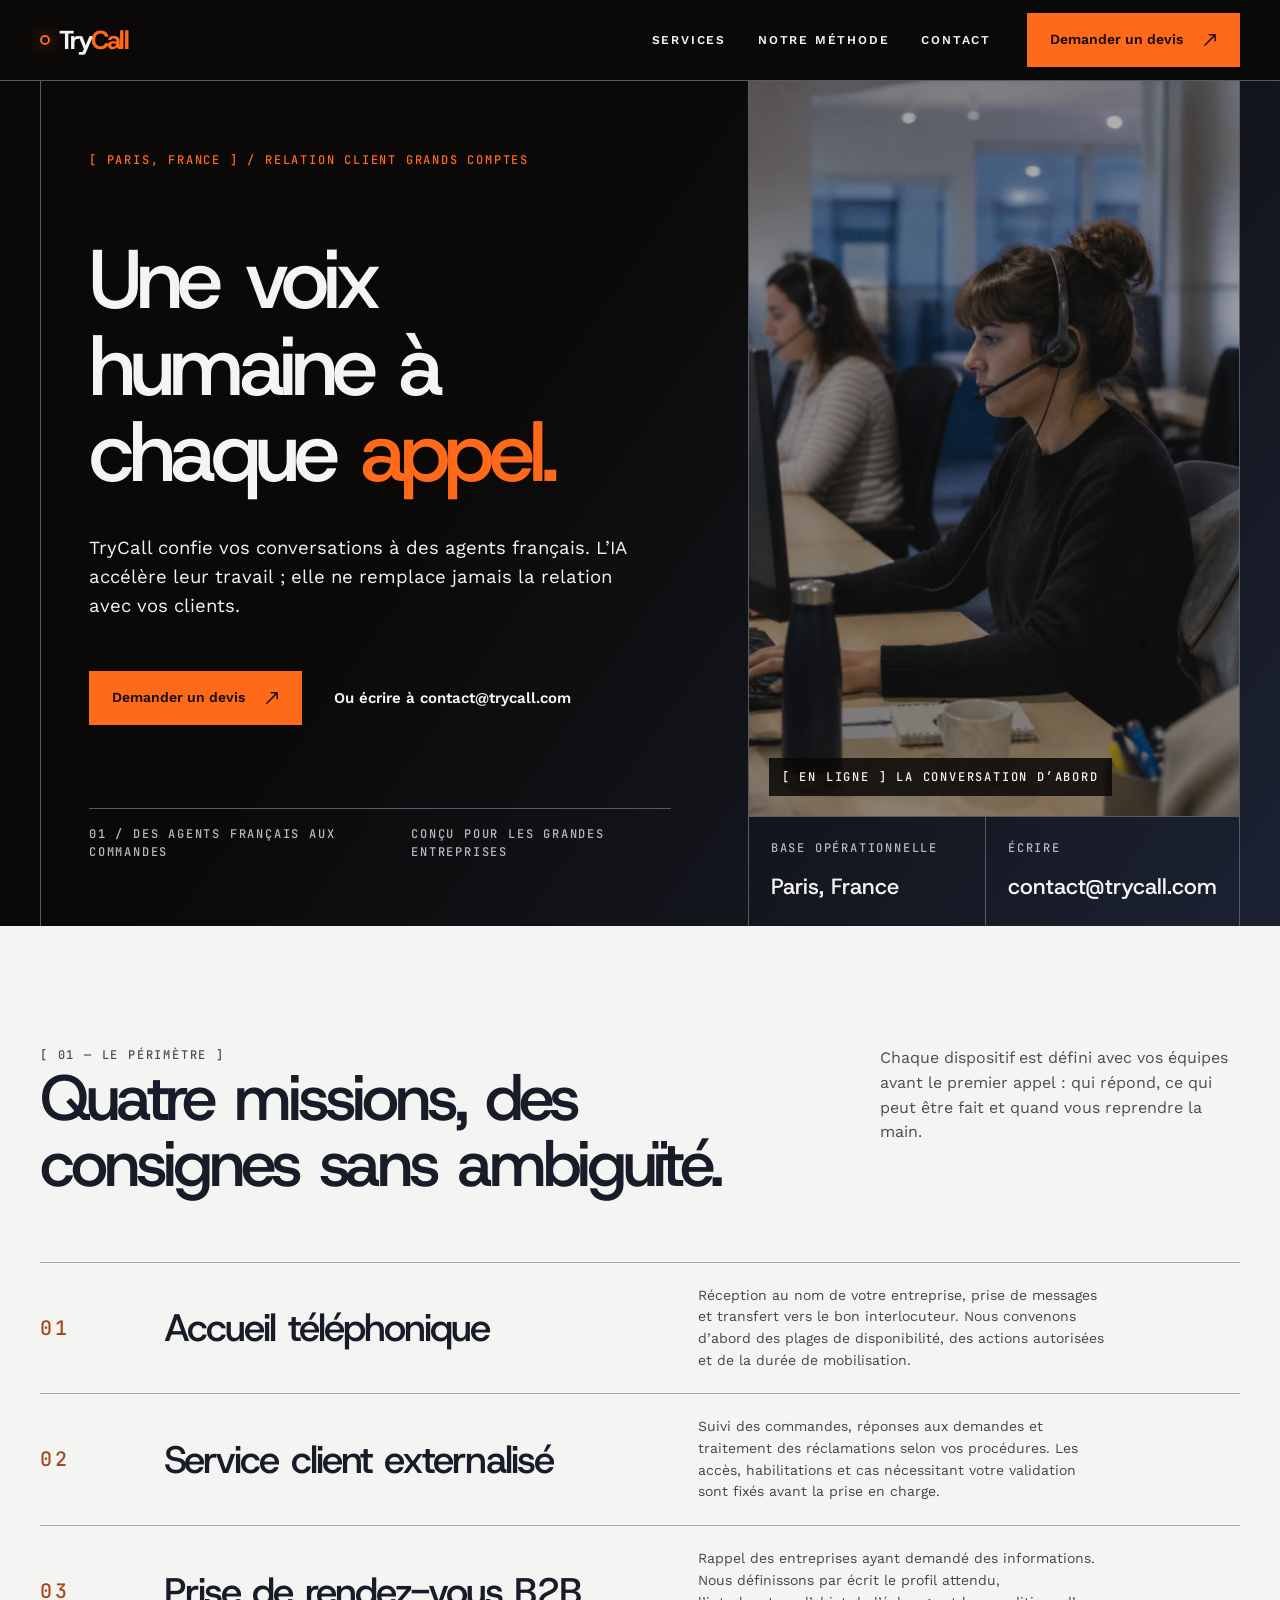
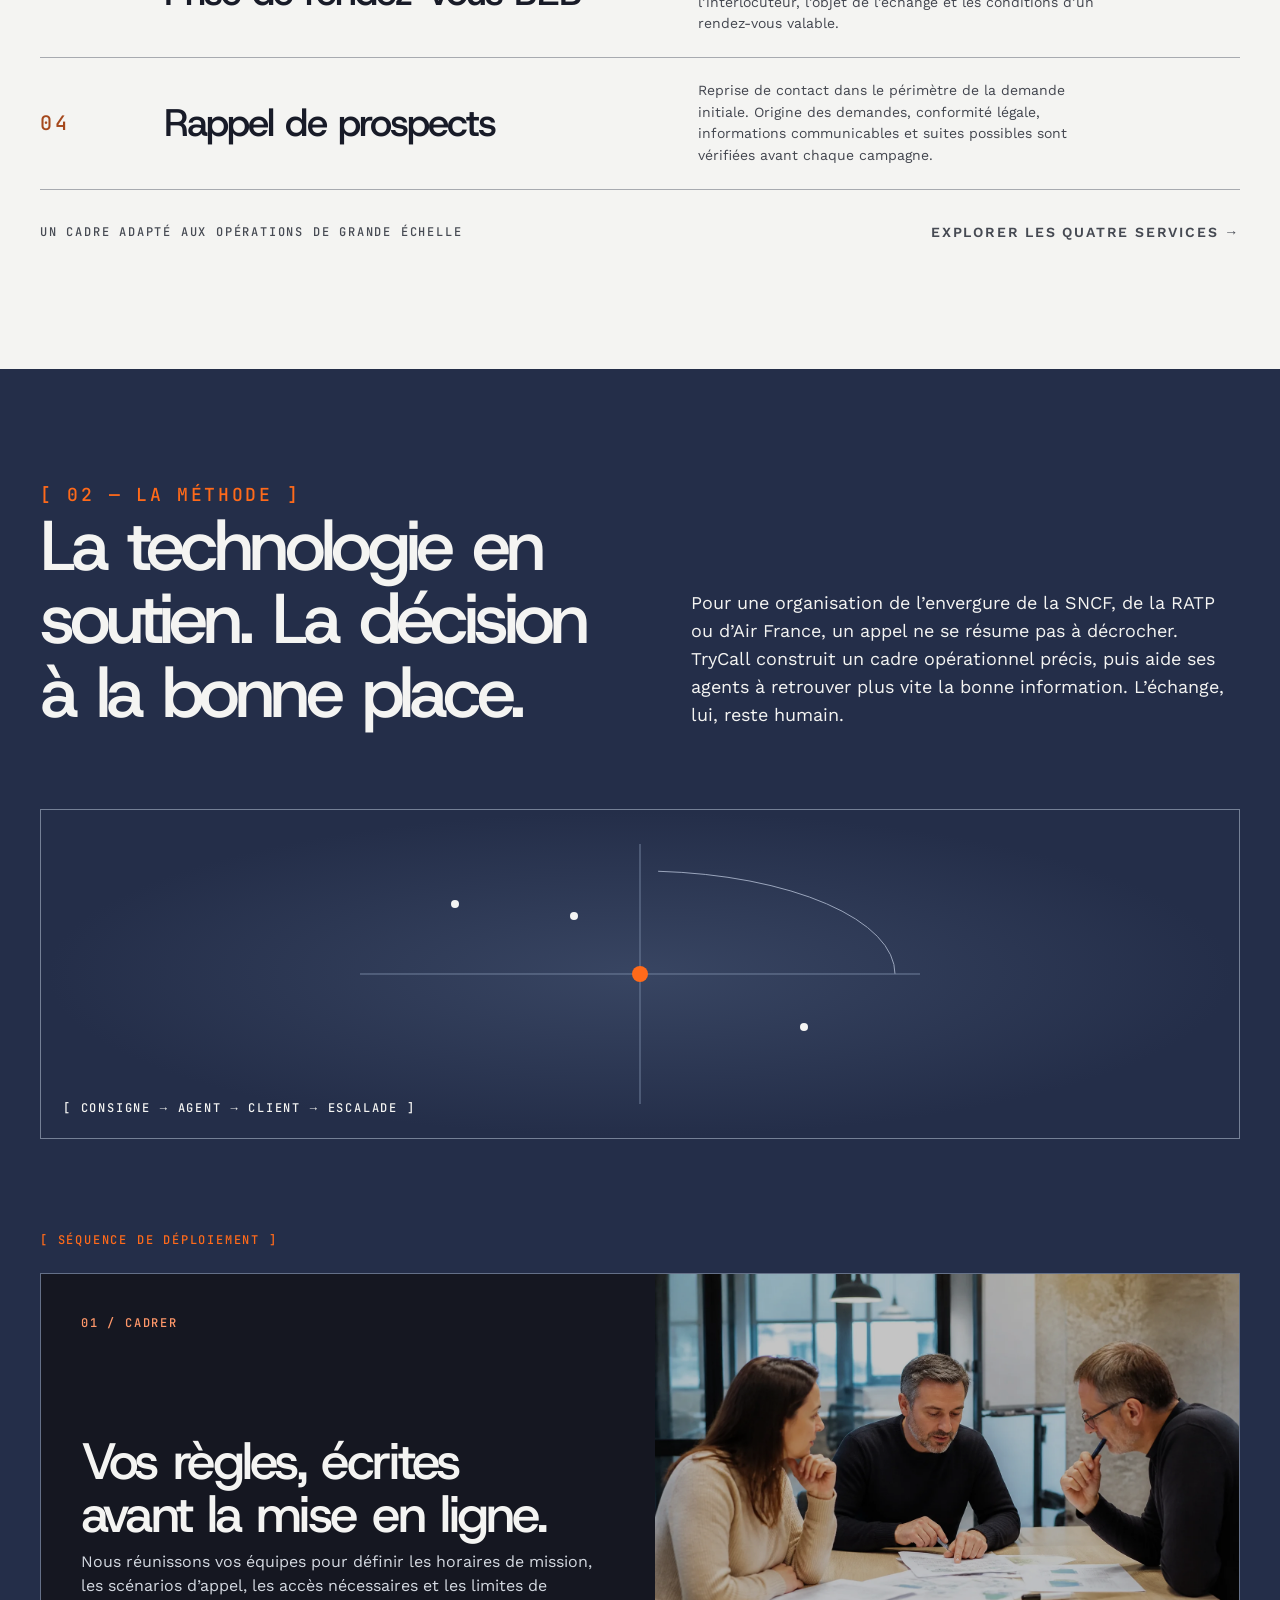
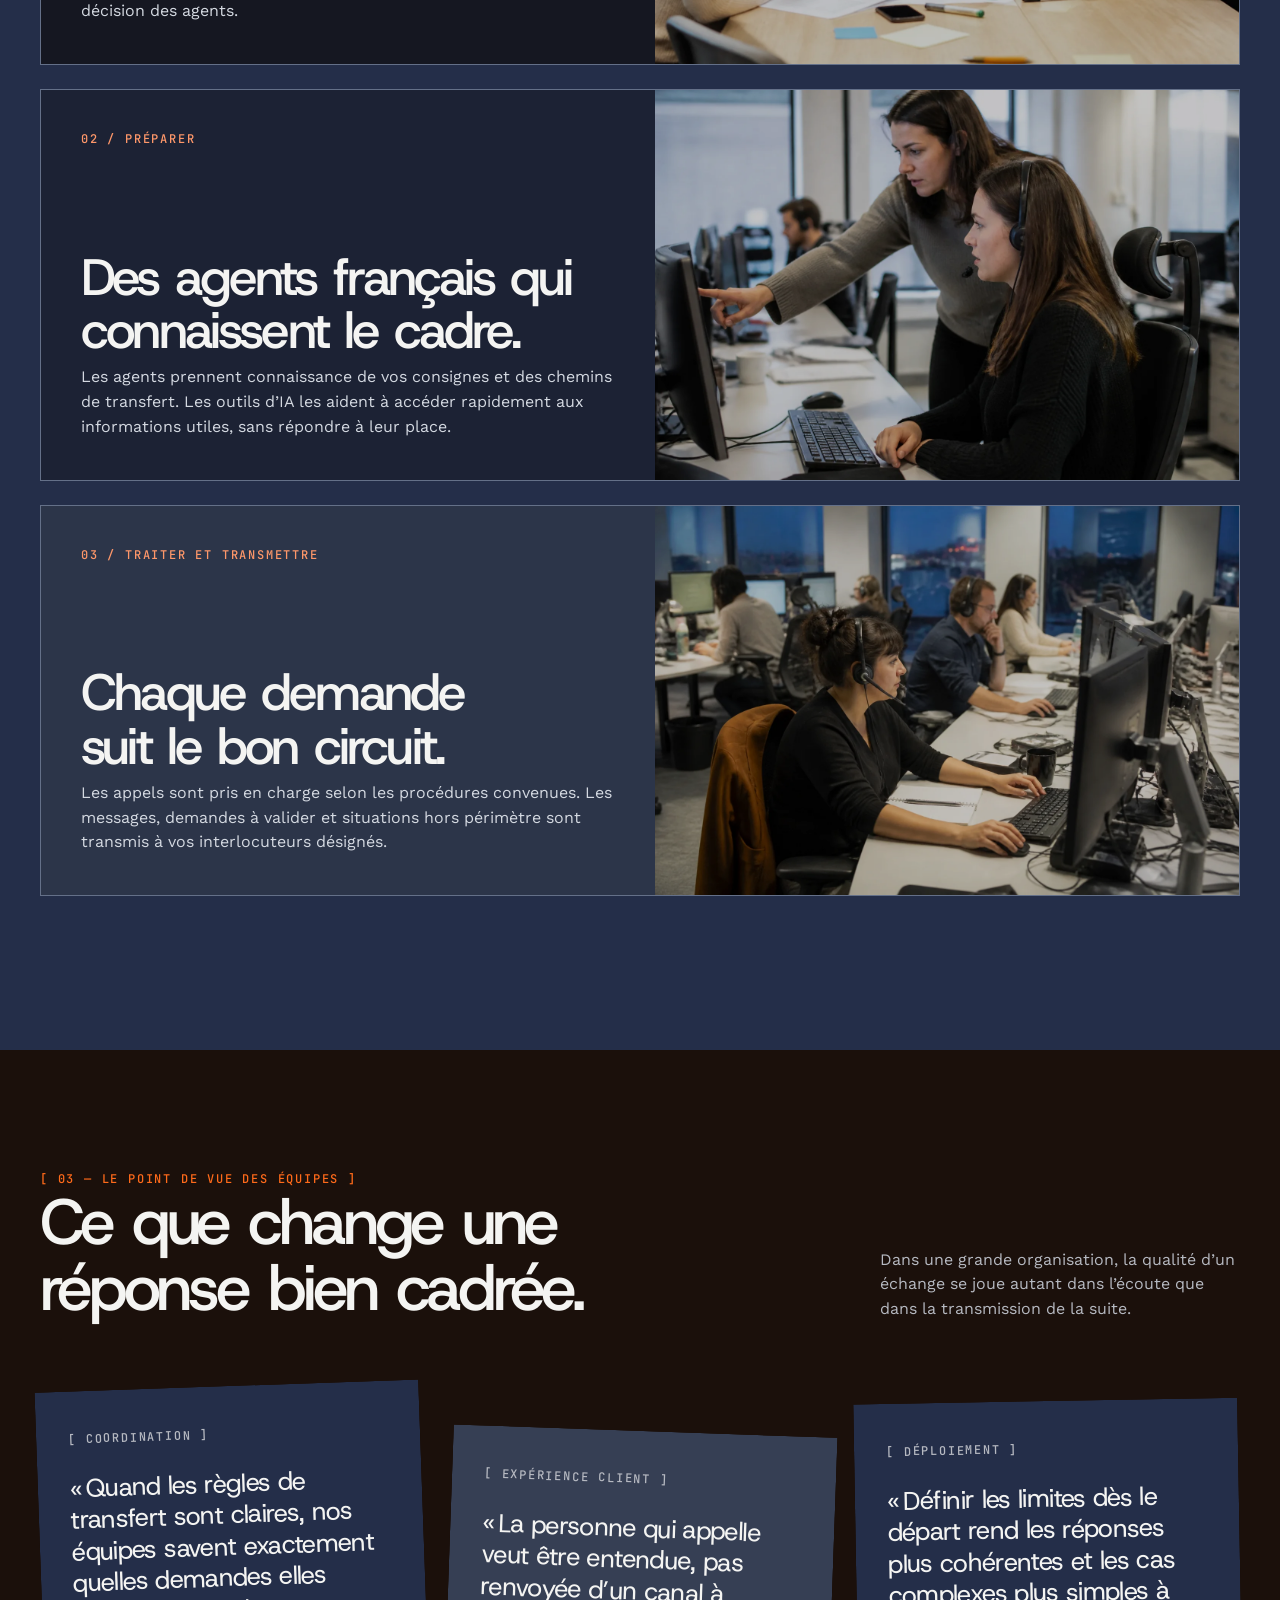
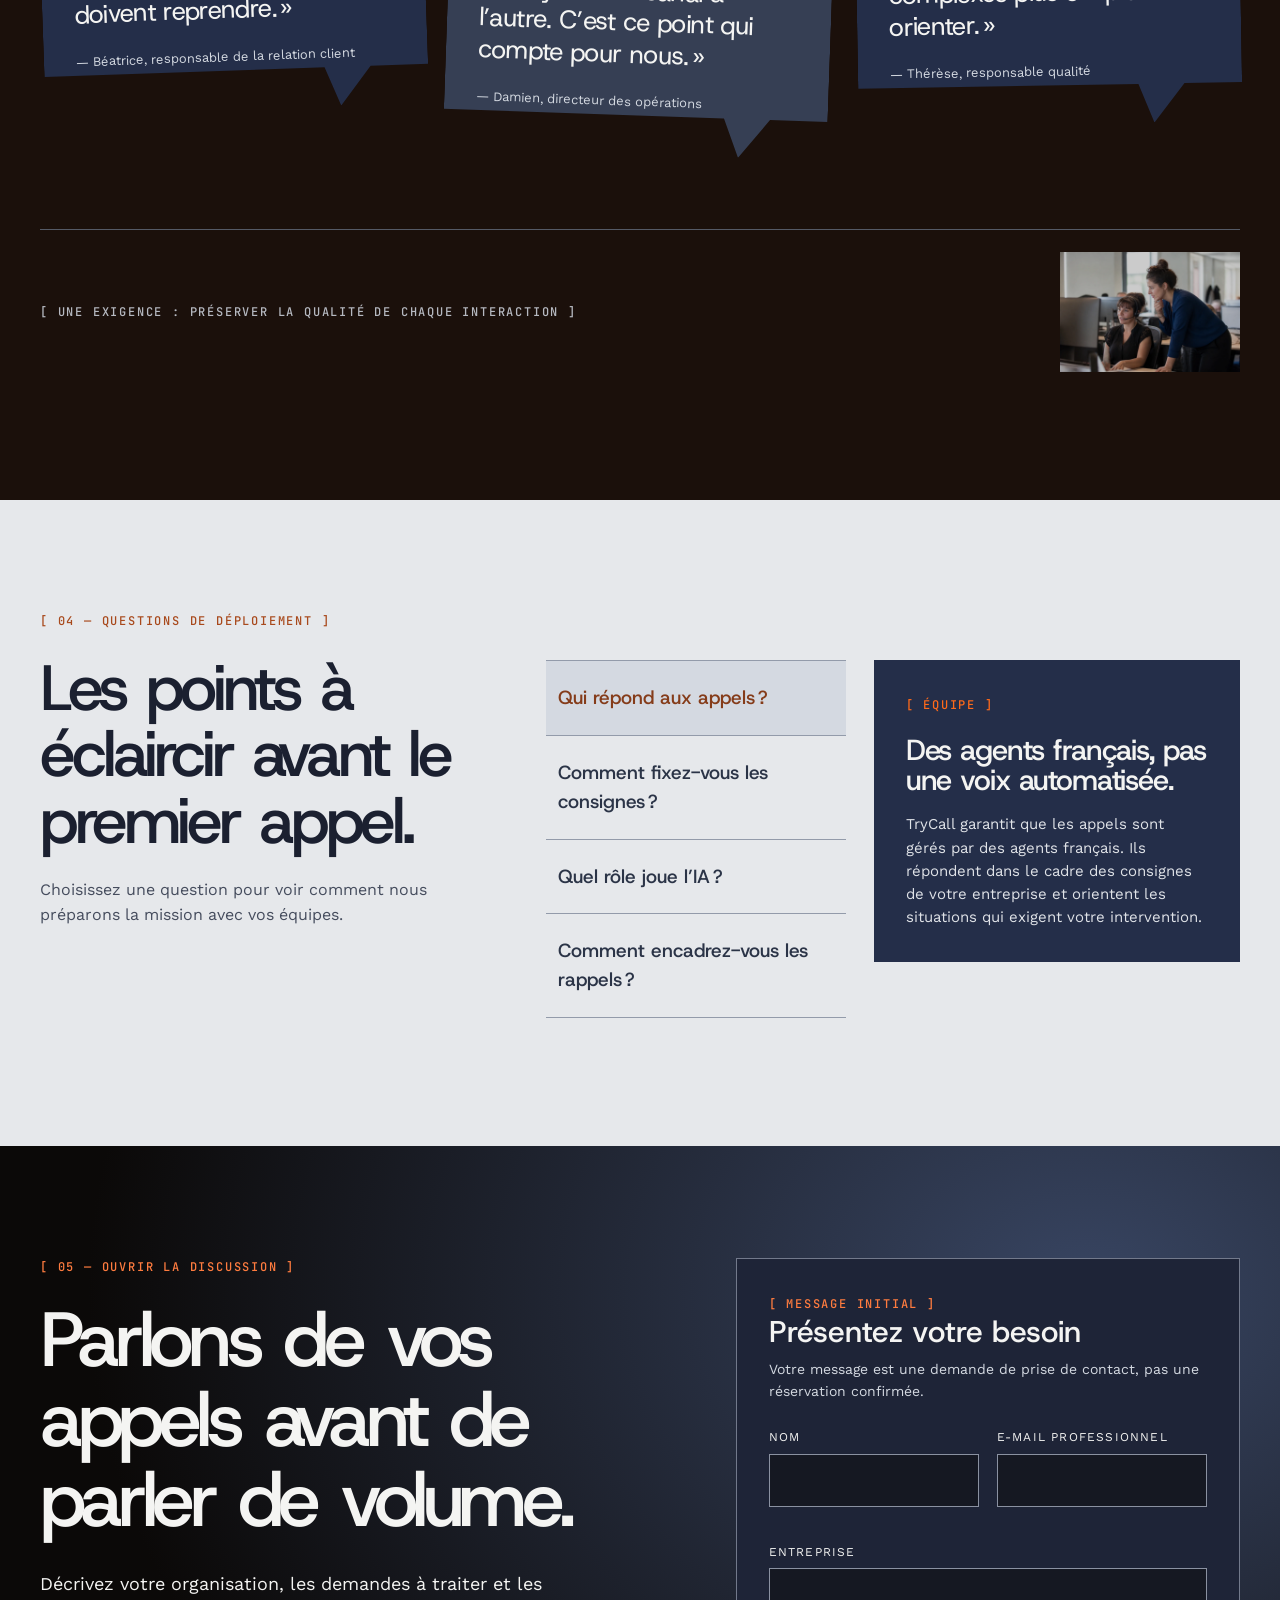
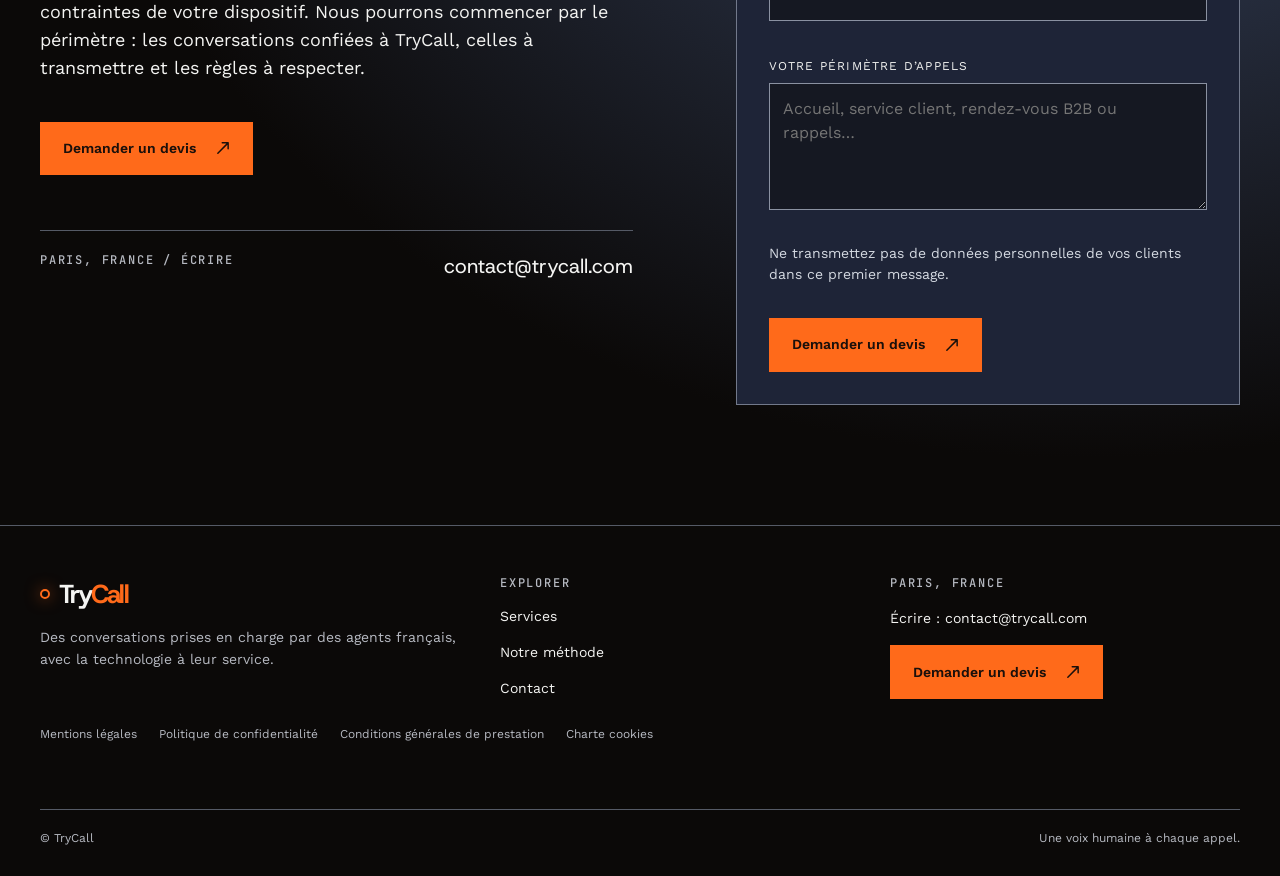
<file: index.html>
<!DOCTYPE html>
<html lang="fr">
<head>
<meta charset="utf-8">
<meta name="viewport" content="width=device-width, initial-scale=1">
<title>TryCall — La relation client, à voix humaine</title>
<meta name="description" content="TryCall accompagne les grandes entreprises avec des agents français pour l’accueil téléphonique, le service client et le suivi des prospects.">
<link rel="icon" type="image/svg+xml" href="assets/favicon.svg">
<link rel="preload" as="image" href="assets/img/21d908c4-9a24-4360-968b-331c86b001d5-QirCgGVENknffiZ8Q7a4LdxibhqIkg.webp" fetchpriority="high">
<meta property="og:type" content="website">
<meta property="og:site_name" content="TryCall">
<meta property="og:title" content="TryCall — La relation client, à voix humaine">
<meta property="og:description" content="Des agents français prennent vos appels. L’IA accélère leur travail ; elle ne remplace jamais la relation avec vos clients.">
<meta property="og:image" content="assets/og-image.png">
<meta property="og:locale" content="fr_FR">
<link rel="stylesheet" href="assets/css/style.css">
</head>
<body>
<a class="skip-link" href="#contenu">Aller au contenu</a>

<header>
  <div class="x-wrap x-header-inner">
    <!-- TODO: remplacer par le vrai logo TryCall -->
    <a class="x-brand" href="index.html" aria-label="TryCall, accueil" aria-current="page">
      <span class="x-brand-mark" aria-hidden="true"></span><span class="x-ids-text">Try<span class="x-brand-call">Call</span></span>
    </a>
    <nav class="x-nav-links" aria-label="Navigation principale">
      <a href="services/index.html">Services</a>
      <a href="methode/index.html">Notre méthode</a>
      <a href="contact/index.html">Contact</a>
    </nav>
    <div class="x-header-actions">
      <a class="ids-design-btn ids-design-btn--primary" href="mailto:contact@trycall.com?subject=Demande%20de%20devis%20-%20TryCall">
        <span class="ids-design-btn__label">Demander un devis</span>
        <svg class="ids-design-btn__icon" aria-hidden="true" viewBox="0 0 20 20" fill="none" width="24" height="24"><path fill="currentColor" d="M15.943 4.463a.8.8 0 0 0-.161-.242l-.002-.001-.001-.002A.75.75 0 0 0 15.25 4H9.24a.75.75 0 0 0 0 1.5h4.2l-9.22 9.22a.75.75 0 1 0 1.06 1.06l9.22-9.22v4.2a.75.75 0 0 0 1.5 0V4.75a.8.8 0 0 0-.057-.287"></path></svg>
      </a>
    </div>
    <div class="x-menu-control">
      <button type="button" aria-label="Ouvrir le menu" aria-expanded="false" data-menu-open>
        <svg aria-hidden="true" viewBox="0 0 24 24" fill="none" stroke="currentColor" stroke-width="1.5"><path d="M2 6h20M2 12h20M2 18h20"></path></svg>
      </button>
    </div>
  </div>
</header>

<div class="x-mobile-menu" id="mobile-menu">
  <button class="x-mobile-menu-close" type="button" aria-label="Fermer le menu" data-menu-open>
    <svg aria-hidden="true" viewBox="0 0 24 24" fill="none" stroke="currentColor" stroke-width="1.5"><path d="M5 5l14 14M19 5L5 19"></path></svg>
  </button>
  <nav aria-label="Navigation mobile">
    <a href="services/index.html">Services <span>01</span></a>
    <a href="methode/index.html">Notre méthode <span>02</span></a>
    <a href="contact/index.html">Contact <span>03</span></a>
    <a href="mailto:contact@trycall.com?subject=Demande%20de%20devis%20-%20TryCall">Demander un devis <span>04</span></a>
  </nav>
</div>

<main id="contenu">

  <!-- ==================== HÉROS ==================== -->
  <div id="hero">
    <section class="x-hero" aria-label="Introduction">
      <div class="x-wrap x-hero-grid">
        <div class="x-hero-main">
          <p class="x-eyebrow" data-reveal>[ Paris, France ] / Relation client grands comptes</p>
          <h1>Une voix humaine à chaque <em>appel.</em></h1>
          <p class="x-hero-lead">TryCall confie vos conversations à des agents français. L’IA accélère leur travail&nbsp;; elle ne remplace jamais la relation avec vos clients.</p>
          <div class="x-hero-actions">
            <a class="ids-design-btn ids-design-btn--primary" href="mailto:contact@trycall.com?subject=Demande%20de%20devis%20-%20TryCall">
              <span class="ids-design-btn__label">Demander un devis</span>
              <svg class="ids-design-btn__icon" aria-hidden="true" viewBox="0 0 20 20" fill="none" width="24" height="24"><path fill="currentColor" d="M15.943 4.463a.8.8 0 0 0-.161-.242l-.002-.001-.001-.002A.75.75 0 0 0 15.25 4H9.24a.75.75 0 0 0 0 1.5h4.2l-9.22 9.22a.75.75 0 1 0 1.06 1.06l9.22-9.22v4.2a.75.75 0 0 0 1.5 0V4.75a.8.8 0 0 0-.057-.287"></path></svg>
            </a>
            <a class="ids-design-btn ids-design-btn--link" href="mailto:contact@trycall.com">Ou écrire à contact@trycall.com</a>
          </div>
          <div class="x-hero-bottom x-micro x-soft">
            <span>01 / Des agents français aux commandes</span>
            <span>Conçu pour les grandes entreprises</span>
          </div>
        </div>
        <div class="x-hero-side">
          <div class="x-hero-photo">
            <img src="assets/img/21d908c4-9a24-4360-968b-331c86b001d5-QirCgGVENknffiZ8Q7a4LdxibhqIkg.webp" alt="Une agente de service client échange par téléphone depuis son poste de travail" width="1024" height="1536" fetchpriority="high">
            <span class="x-photo-label x-micro">[ En ligne ] La conversation d’abord</span>
          </div>
          <div class="x-hero-readouts">
            <div class="x-readout">
              <span class="x-soft">Base opérationnelle</span>
              <strong>Paris, France</strong>
            </div>
            <div class="x-readout">
              <span class="x-soft">Écrire</span>
              <strong><a href="mailto:contact@trycall.com">contact@trycall.com</a></strong>
            </div>
          </div>
        </div>
      </div>
    </section>
  </div>

  <!-- ==================== [01] LE PÉRIMÈTRE ==================== -->
  <div id="offer">
    <section class="x-offer" aria-label="Le périmètre">
      <div class="x-wrap">
        <div class="x-section-head">
          <div>
            <p class="x-eyebrow" data-reveal>[ 01 — Le périmètre ]</p>
            <h2>Quatre missions, des consignes sans ambiguïté.</h2>
          </div>
          <p>Chaque dispositif est défini avec vos équipes avant le premier appel&nbsp;: qui répond, ce qui peut être fait et quand vous reprendre la main.</p>
        </div>
        <ul class="x-peek-list">
          <li class="x-peek-row">
            <span class="x-index">01</span>
            <h3>Accueil téléphonique</h3>
            <p>Réception au nom de votre entreprise, prise de messages et transfert vers le bon interlocuteur. Nous convenons d’abord des plages de disponibilité, des actions autorisées et de la durée de mobilisation.</p>
            <img class="x-peek-photo" src="assets/img/346232c6-a850-46e3-b9bf-926a232e08f2-J1bPRTwrKGBuU0NamwOJsP3MduPTlr.webp" alt="Une agente répond à un appel et consulte les consignes de transfert" width="1024" height="1536" loading="lazy">
          </li>
          <li class="x-peek-row">
            <span class="x-index">02</span>
            <h3>Service client externalisé</h3>
            <p>Suivi des commandes, réponses aux demandes et traitement des réclamations selon vos procédures. Les accès, habilitations et cas nécessitant votre validation sont fixés avant la prise en charge.</p>
            <img class="x-peek-photo" src="assets/img/532f1739-b8c9-4a42-ae38-e7b44073125f-U4DbHODFUu1rs5YXdEx64g7qC4F88p.webp" alt="Deux spécialistes examinent une demande client avant d’y répondre" width="1024" height="1536" loading="lazy">
          </li>
          <li class="x-peek-row">
            <span class="x-index">03</span>
            <h3>Prise de rendez-vous B2B</h3>
            <p>Rappel des entreprises ayant demandé des informations. Nous définissons par écrit le profil attendu, l’interlocuteur, l’objet de l’échange et les conditions d’un rendez-vous valable.</p>
            <img class="x-peek-photo" src="assets/img/1c921cbc-0f2a-421d-915d-3039214b5ad4-mqLeSDv6zn0EVMqMjgG71hz9kEm4s7.webp" alt="Un agent contacte une entreprise ayant sollicité des informations" width="1024" height="1536" loading="lazy">
          </li>
          <li class="x-peek-row">
            <span class="x-index">04</span>
            <h3>Rappel de prospects</h3>
            <p>Reprise de contact dans le périmètre de la demande initiale. Origine des demandes, conformité légale, informations communicables et suites possibles sont vérifiées avant chaque campagne.</p>
            <img class="x-peek-photo" src="assets/img/91fc9973-1570-4561-844c-d22b9c27e2a8-7CxBc2j7s0tkkfkWKKz9QcSTgQQVNr.webp" alt="Une agente consulte le contexte d’une demande avant un rappel" width="1024" height="1536" loading="lazy">
          </li>
        </ul>
        <div class="x-offer-note x-micro">
          <span>Un cadre adapté aux opérations de grande échelle</span>
          <a class="ids-design-btn ids-design-btn--link" href="services/index.html">
            <span class="ids-design-btn__label">Explorer les quatre services <span aria-hidden="true">→</span></span>
          </a>
        </div>
      </div>
    </section>
  </div>

  <!-- ==================== [02] LA MÉTHODE ==================== -->
  <div id="why">
    <section class="x-why" aria-label="La méthode">
      <div class="x-wrap">
        <div class="x-why-intro">
          <div>
            <p class="x-eyebrow" data-reveal>[ 02 — La méthode ]</p>
            <h2>La technologie en soutien. La décision à la bonne place.</h2>
          </div>
          <p>Pour une organisation de l’envergure de la SNCF, de la RATP ou d’Air France, un appel ne se résume pas à décrocher. TryCall construit un cadre opérationnel précis, puis aide ses agents à retrouver plus vite la bonne information. L’échange, lui, reste humain.</p>
        </div>
        <div class="x-orbit-panel" data-progress data-reveal>
          <svg aria-hidden="true" viewBox="0 0 600 300" fill="none">
            <ellipse class="x-orbit-ring" stroke="#9AA5BC" stroke-width="1" cx="300" cy="150" rx="255" ry="103"></ellipse>
            <ellipse class="x-orbit-ring" stroke="#9AA5BC" stroke-width="1" cx="300" cy="150" rx="170" ry="65"></ellipse>
            <path stroke="#71809C" stroke-width="1" d="M300 20v260M20 150h560"></path>
            <circle fill="#FF6A1A" cx="300" cy="150" r="8"></circle>
            <circle fill="#F4F4F2" cx="115" cy="80" r="4"></circle>
            <circle fill="#F4F4F2" cx="464" cy="203" r="4"></circle>
            <circle fill="#F4F4F2" cx="234" cy="92" r="4"></circle>
          </svg>
          <span class="x-orbit-caption x-micro">[ Consigne → agent → client → escalade ]</span>
        </div>
        <p class="x-eyebrow x-deck-label" data-reveal>[ Séquence de déploiement ]</p>
        <div class="x-deck">
          <article class="x-deck-card" data-reveal>
            <div class="x-deck-copy">
              <span class="x-micro">01 / Cadrer</span>
              <div>
                <h3>Vos règles, écrites avant la mise en ligne.</h3>
                <p>Nous réunissons vos équipes pour définir les horaires de mission, les scénarios d’appel, les accès nécessaires et les limites de décision des agents.</p>
              </div>
            </div>
            <img src="assets/img/17d88d28-138f-49dd-a341-71d438b7eb05-ACpYzArJamVF9WiMd7VCUn7JHsqd7x.webp" alt="Des responsables passent en revue les procédures de traitement des appels" width="1536" height="1024" loading="lazy">
          </article>
          <article class="x-deck-card" data-reveal>
            <div class="x-deck-copy">
              <span class="x-micro">02 / Préparer</span>
              <div>
                <h3>Des agents français qui connaissent le cadre.</h3>
                <p>Les agents prennent connaissance de vos consignes et des chemins de transfert. Les outils d’IA les aident à accéder rapidement aux informations utiles, sans répondre à leur place.</p>
              </div>
            </div>
            <img src="assets/img/cb16b005-a409-44d6-896f-09965883fcb1-aHBdfDyBkmHjl5eXASWeXkoFEXvQjx.webp" alt="Une agente se prépare à répondre avec l’aide d’une collègue" width="1536" height="1024" loading="lazy">
          </article>
          <article class="x-deck-card" data-reveal>
            <div class="x-deck-copy">
              <span class="x-micro">03 / Traiter et transmettre</span>
              <div>
                <h3>Chaque demande suit le bon circuit.</h3>
                <p>Les appels sont pris en charge selon les procédures convenues. Les messages, demandes à valider et situations hors périmètre sont transmis à vos interlocuteurs désignés.</p>
              </div>
            </div>
            <img src="assets/img/2187fe2c-ddc7-492a-b0aa-28bbabf6c3f6-xYYGDYibRwcUTzqTHmHFFYbrplnxY5.webp" alt="Une équipe coordonne le traitement et la transmission des demandes clients" width="1536" height="1024" loading="lazy">
          </article>
        </div>
      </div>
    </section>
  </div>

  <!-- ==================== [03] LE POINT DE VUE DES ÉQUIPES ==================== -->
  <div id="voices">
    <section class="x-voices" aria-label="Le point de vue des équipes">
      <div class="x-wrap">
        <div class="x-section-head">
          <div>
            <p class="x-eyebrow" data-reveal>[ 03 — Le point de vue des équipes ]</p>
            <h2>Ce que change une réponse bien cadrée.</h2>
          </div>
          <p class="x-soft">Dans une grande organisation, la qualité d’un échange se joue autant dans l’écoute que dans la transmission de la suite.</p>
        </div>
        <div class="x-voices-grid">
          <figure class="x-quote" data-reveal>
            <span class="x-micro x-soft">[ Coordination ]</span>
            <blockquote>«&nbsp;Quand les règles de transfert sont claires, nos équipes savent exactement quelles demandes elles doivent reprendre.&nbsp;»</blockquote>
            <figcaption>— Béatrice, responsable de la relation client</figcaption>
          </figure>
          <figure class="x-quote" data-reveal>
            <span class="x-micro x-soft">[ Expérience client ]</span>
            <blockquote>«&nbsp;La personne qui appelle veut être entendue, pas renvoyée d’un canal à l’autre. C’est ce point qui compte pour nous.&nbsp;»</blockquote>
            <figcaption>— Damien, directeur des opérations</figcaption>
          </figure>
          <figure class="x-quote" data-reveal>
            <span class="x-micro x-soft">[ Déploiement ]</span>
            <blockquote>«&nbsp;Définir les limites dès le départ rend les réponses plus cohérentes et les cas complexes plus simples à orienter.&nbsp;»</blockquote>
            <figcaption>— Thérèse, responsable qualité</figcaption>
          </figure>
        </div>
        <div class="x-voices-foot">
          <span class="x-micro x-soft">[ Une exigence : préserver la qualité de chaque interaction ]</span>
          <img src="assets/img/fa6e7814-d21d-4628-bc0b-24a0b4cfb371-FrlL0oSzyOV6XcxqUD0fiF5ZgxJRQr.webp" alt="Une responsable accompagne une agente pendant son travail" width="1536" height="1024" loading="lazy">
        </div>
      </div>
    </section>
  </div>

  <!-- ==================== [04] QUESTIONS DE DÉPLOIEMENT ==================== -->
  <div id="faq">
    <section class="x-faq" aria-label="Questions de déploiement">
      <div class="x-wrap x-faq-layout">
        <div>
          <p class="x-eyebrow" data-reveal>[ 04 — Questions de déploiement ]</p>
          <h2>Les points à éclaircir avant le premier appel.</h2>
          <p class="x-faq-intro">Choisissez une question pour voir comment nous préparons la mission avec vos équipes.</p>
        </div>
        <div class="x-faq-tabs" data-tabs>
          <div role="tablist" aria-label="Questions fréquentes">
            <button type="button" role="tab" id="faq-tab-1" aria-controls="faq-panel-1" aria-selected="true">
              <span class="x-ids-text">Qui répond aux appels&nbsp;?</span>
            </button>
            <button type="button" role="tab" id="faq-tab-2" aria-controls="faq-panel-2" aria-selected="false" tabindex="-1">
              <span class="x-ids-text">Comment fixez-vous les consignes&nbsp;?</span>
            </button>
            <button type="button" role="tab" id="faq-tab-3" aria-controls="faq-panel-3" aria-selected="false" tabindex="-1">
              <span class="x-ids-text">Quel rôle joue l’IA&nbsp;?</span>
            </button>
            <button type="button" role="tab" id="faq-tab-4" aria-controls="faq-panel-4" aria-selected="false" tabindex="-1">
              <span class="x-ids-text">Comment encadrez-vous les rappels&nbsp;?</span>
            </button>
          </div>
          <div>
            <div role="tabpanel" id="faq-panel-1" aria-labelledby="faq-tab-1">
              <span class="x-eyebrow">[ Équipe ]</span>
              <h3>Des agents français, pas une voix automatisée.</h3>
              <p>TryCall garantit que les appels sont gérés par des agents français. Ils répondent dans le cadre des consignes de votre entreprise et orientent les situations qui exigent votre intervention.</p>
            </div>
            <div role="tabpanel" id="faq-panel-2" aria-labelledby="faq-tab-2" hidden>
              <span class="x-eyebrow">[ Cadrage ]</span>
              <h3>Le périmètre est défini avec vous.</h3>
              <p>Avant le démarrage, nous précisons les disponibilités, les actions permises ou interdites, les procédures et les personnes à solliciter. Pour le service client, nous cadrons aussi les accès aux outils et les habilitations.</p>
            </div>
            <div role="tabpanel" id="faq-panel-3" aria-labelledby="faq-tab-3" hidden>
              <span class="x-eyebrow">[ Outils ]</span>
              <h3>Elle accélère la recherche, pas la conversation.</h3>
              <p>L’IA soutient les agents dans leurs processus et l’accès à l’information afin de réduire les délais de réponse. Un agent garde la conduite de l’échange et applique vos règles de traitement.</p>
            </div>
            <div role="tabpanel" id="faq-panel-4" aria-labelledby="faq-tab-4" hidden>
              <span class="x-eyebrow">[ Conformité ]</span>
              <h3>On vérifie la demande avant de rappeler.</h3>
              <p>Nous examinons les éléments justifiant le rappel au regard du cadre légal applicable, l’origine et l’objet de la demande initiale, ainsi que les informations que l’agent pourra communiquer.</p>
            </div>
          </div>
        </div>
      </div>
    </section>
  </div>

  <!-- ==================== [05] OUVRIR LA DISCUSSION ==================== -->
  <div id="contact">
    <section class="x-contact" aria-label="Ouvrir la discussion">
      <div class="x-wrap x-contact-grid">
        <div class="x-contact-copy">
          <p class="x-eyebrow" data-reveal>[ 05 — Ouvrir la discussion ]</p>
          <h2>Parlons de vos appels avant de parler de volume.</h2>
          <p>Décrivez votre organisation, les demandes à traiter et les contraintes de votre dispositif. Nous pourrons commencer par le périmètre&nbsp;: les conversations confiées à TryCall, celles à transmettre et les règles à respecter.</p>
          <div class="x-hero-actions">
            <a class="ids-design-btn ids-design-btn--primary" href="mailto:contact@trycall.com?subject=Demande%20de%20devis%20-%20TryCall">
              <span class="ids-design-btn__label">Demander un devis</span>
              <svg class="ids-design-btn__icon" aria-hidden="true" viewBox="0 0 20 20" fill="none" width="24" height="24"><path fill="currentColor" d="M15.943 4.463a.8.8 0 0 0-.161-.242l-.002-.001-.001-.002A.75.75 0 0 0 15.25 4H9.24a.75.75 0 0 0 0 1.5h4.2l-9.22 9.22a.75.75 0 1 0 1.06 1.06l9.22-9.22v4.2a.75.75 0 0 0 1.5 0V4.75a.8.8 0 0 0-.057-.287"></path></svg>
            </a>
          </div>
          <div class="x-contact-line">
            <span class="x-micro x-soft">Paris, France / Écrire</span>
            <a href="mailto:contact@trycall.com">contact@trycall.com</a>
          </div>
        </div>
        <!-- Formulaire « Présentez votre besoin » — prépare un e-mail via votre logiciel de messagerie (aucune donnée envoyée par le site) -->
        <form class="x-contact-form" data-reveal aria-label="Présentez votre besoin">
          <span class="x-eyebrow">[ Message initial ]</span>
          <h3>Présentez votre besoin</h3>
          <p>Votre message est une demande de prise de contact, pas une réservation confirmée.</p>
          <div class="x-fields">
            <div class="x-field">
              <label for="ids-form-name">Nom</label>
              <input id="ids-form-name" name="name" type="text" required autocomplete="name">
            </div>
            <div class="x-field">
              <label for="ids-form-email">E-mail professionnel</label>
              <input id="ids-form-email" name="email" type="email" required autocomplete="email">
            </div>
            <div class="x-field x-full">
              <label for="ids-form-entreprise">Entreprise</label>
              <input id="ids-form-entreprise" name="entreprise" type="text" autocomplete="organization">
            </div>
            <div class="x-field x-full">
              <label for="ids-form-message">Votre périmètre d’appels</label>
              <textarea id="ids-form-message" name="message" placeholder="Accueil, service client, rendez-vous B2B ou rappels…" rows="4"></textarea>
            </div>
          </div>
          <p class="x-form-note">Ne transmettez pas de données personnelles de vos clients dans ce premier message.</p>
          <button class="ids-design-btn ids-design-btn--primary" type="submit">
            <span class="ids-design-btn__label">Demander un devis</span>
            <svg class="ids-design-btn__icon" aria-hidden="true" viewBox="0 0 20 20" fill="none" width="24" height="24"><path fill="currentColor" d="M15.943 4.463a.8.8 0 0 0-.161-.242l-.002-.001-.001-.002A.75.75 0 0 0 15.25 4H9.24a.75.75 0 0 0 0 1.5h4.2l-9.22 9.22a.75.75 0 1 0 1.06 1.06l9.22-9.22v4.2a.75.75 0 0 0 1.5 0V4.75a.8.8 0 0 0-.057-.287"></path></svg>
          </button>
          <p class="x-form-status" hidden>Votre logiciel de messagerie s’ouvre avec la demande préremplie. Si rien ne s’affiche, écrivez directement à <a href="mailto:contact@trycall.com">contact@trycall.com</a>.</p>
        </form>
      </div>
    </section>
  </div>

</main>

<footer>
  <div class="x-wrap">
    <div class="x-footer-grid">
      <div>
        <!-- TODO: remplacer par le vrai logo TryCall -->
        <a class="x-brand" href="index.html" aria-label="TryCall, accueil">
          <span class="x-brand-mark" aria-hidden="true"></span><span class="x-ids-text">Try<span class="x-brand-call">Call</span></span>
        </a>
        <p>Des conversations prises en charge par des agents français, avec la technologie à leur service.</p>
      </div>
      <nav class="x-footer-links" aria-label="Explorer">
        <span class="x-micro x-soft">Explorer</span>
        <a href="services/index.html">Services</a>
        <a href="methode/index.html">Notre méthode</a>
        <a href="contact/index.html">Contact</a>
      </nav>
      <div class="x-footer-cta">
        <span class="x-micro x-soft">Paris, France</span>
        <a class="x-mail" href="mailto:contact@trycall.com">Écrire&nbsp;: contact@trycall.com</a>
        <a class="ids-design-btn ids-design-btn--primary" href="mailto:contact@trycall.com?subject=Demande%20de%20devis%20-%20TryCall">
          <span class="ids-design-btn__label">Demander un devis</span>
          <svg class="ids-design-btn__icon" aria-hidden="true" viewBox="0 0 20 20" fill="none" width="24" height="24"><path fill="currentColor" d="M15.943 4.463a.8.8 0 0 0-.161-.242l-.002-.001-.001-.002A.75.75 0 0 0 15.25 4H9.24a.75.75 0 0 0 0 1.5h4.2l-9.22 9.22a.75.75 0 1 0 1.06 1.06l9.22-9.22v4.2a.75.75 0 0 0 1.5 0V4.75a.8.8 0 0 0-.057-.287"></path></svg>
        </a>
      </div>
    </div>
    <nav class="x-footer-legal" aria-label="Informations légales">
      <a href="mentions-legales/index.html">Mentions légales</a>
      <a href="politique-de-confidentialite/index.html">Politique de confidentialité</a>
      <a href="conditions-generales-de-prestation/index.html">Conditions générales de prestation</a>
      <a href="charte-cookies/index.html">Charte cookies</a>
    </nav>
    <div class="x-footer-bottom">
      <span>© TryCall</span>
      <span>Une voix humaine à chaque appel.</span>
    </div>
  </div>
</footer>

<script src="assets/js/main.js" defer></script>
</body>
</html>
</file>
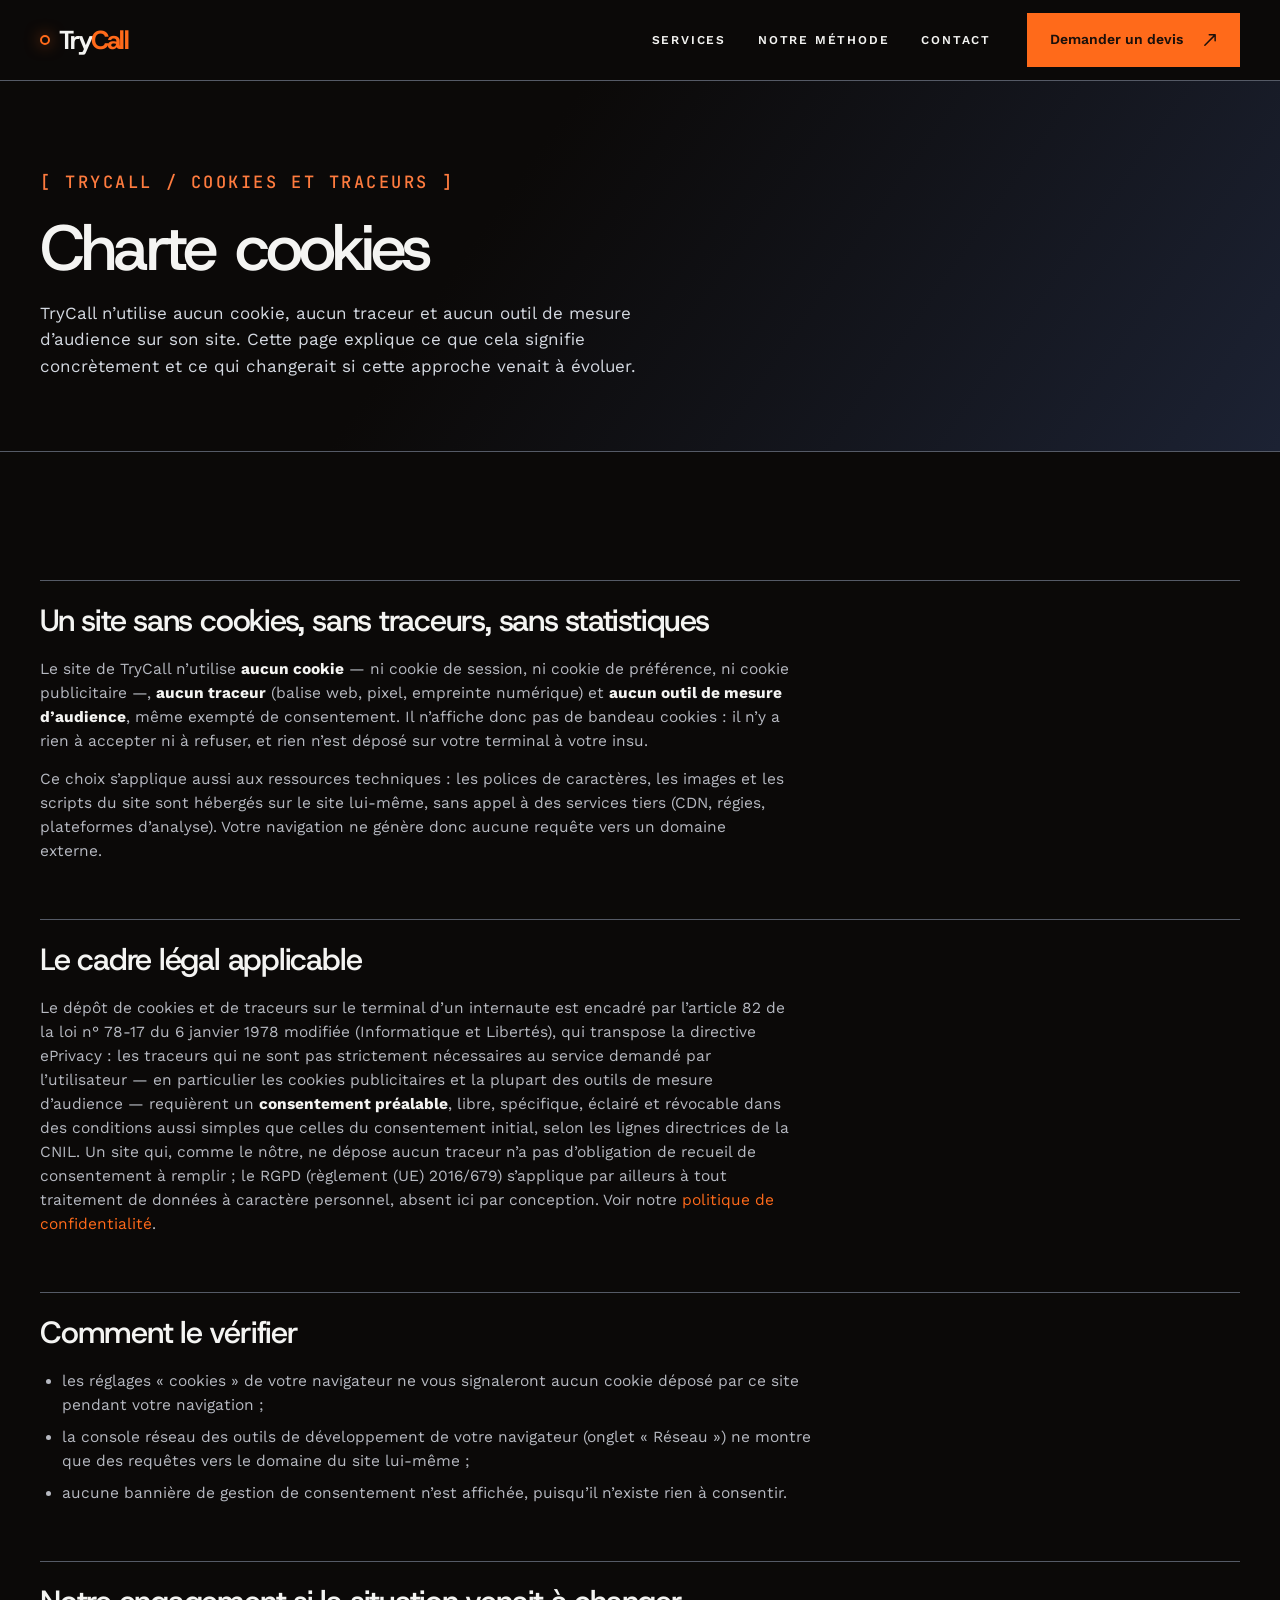
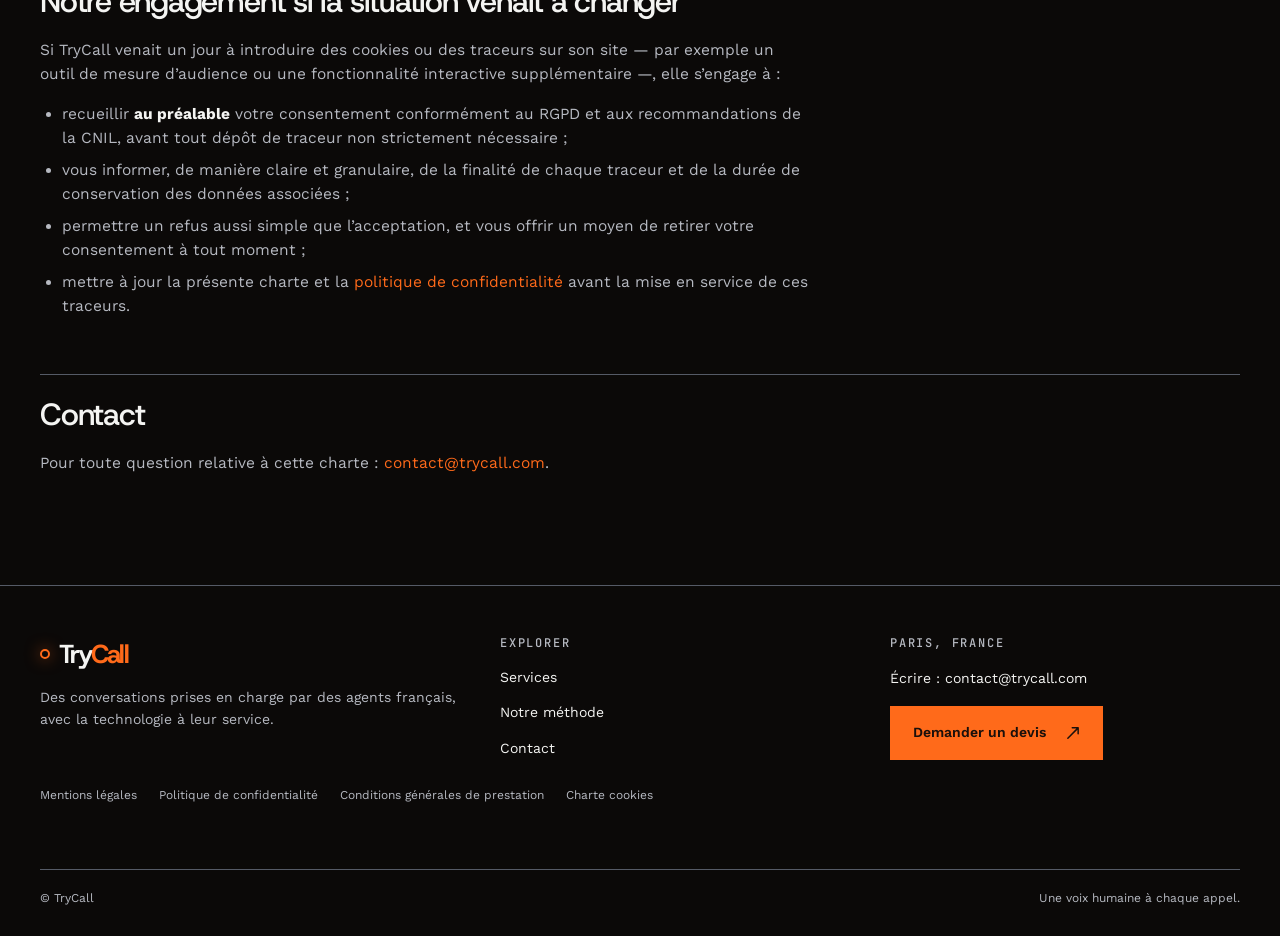
<file: charte-cookies/index.html>
<!DOCTYPE html>
<html lang="fr">
<head>
<meta charset="utf-8">
<meta name="viewport" content="width=device-width, initial-scale=1">
<title>Charte cookies — TryCall</title>
<meta name="description" content="Charte cookies de TryCall : un site sans cookie, sans traceur et sans mesure d’audience. Ce que cela signifie et nos engagements.">
<link rel="icon" type="image/svg+xml" href="../assets/favicon.svg">
<link rel="stylesheet" href="../assets/css/style.css">
</head>
<body>
<a class="skip-link" href="#contenu">Aller au contenu</a>

<header>
  <div class="x-wrap x-header-inner">
    <!-- TODO: remplacer par le vrai logo TryCall -->
    <a class="x-brand" href="../index.html" aria-label="TryCall, accueil">
      <span class="x-brand-mark" aria-hidden="true"></span><span class="x-ids-text">Try<span class="x-brand-call">Call</span></span>
    </a>
    <nav class="x-nav-links" aria-label="Navigation principale">
      <a href="../services/index.html">Services</a>
      <a href="../methode/index.html">Notre méthode</a>
      <a href="../contact/index.html">Contact</a>
    </nav>
    <div class="x-header-actions">
      <a class="ids-design-btn ids-design-btn--primary" href="mailto:contact@trycall.com?subject=Demande%20de%20devis%20-%20TryCall">
        <span class="ids-design-btn__label">Demander un devis</span>
        <svg class="ids-design-btn__icon" aria-hidden="true" viewBox="0 0 20 20" fill="none" width="24" height="24"><path fill="currentColor" d="M15.943 4.463a.8.8 0 0 0-.161-.242l-.002-.001-.001-.002A.75.75 0 0 0 15.25 4H9.24a.75.75 0 0 0 0 1.5h4.2l-9.22 9.22a.75.75 0 1 0 1.06 1.06l9.22-9.22v4.2a.75.75 0 0 0 1.5 0V4.75a.8.8 0 0 0-.057-.287"></path></svg>
      </a>
    </div>
    <div class="x-menu-control">
      <button type="button" aria-label="Ouvrir le menu" aria-expanded="false" data-menu-open>
        <svg aria-hidden="true" viewBox="0 0 24 24" fill="none" stroke="currentColor" stroke-width="1.5"><path d="M2 6h20M2 12h20M2 18h20"></path></svg>
      </button>
    </div>
  </div>
</header>

<div class="x-mobile-menu" id="mobile-menu">
  <button class="x-mobile-menu-close" type="button" aria-label="Fermer le menu" data-menu-open>
    <svg aria-hidden="true" viewBox="0 0 24 24" fill="none" stroke="currentColor" stroke-width="1.5"><path d="M5 5l14 14M19 5L5 19"></path></svg>
  </button>
  <nav aria-label="Navigation mobile">
    <a href="../services/index.html">Services <span>01</span></a>
    <a href="../methode/index.html">Notre méthode <span>02</span></a>
    <a href="../contact/index.html">Contact <span>03</span></a>
    <a href="mailto:contact@trycall.com?subject=Demande%20de%20devis%20-%20TryCall">Demander un devis <span>04</span></a>
  </nav>
</div>

<main id="contenu">

  <section class="x-legal-hero" aria-label="Charte cookies">
    <div class="x-wrap">
      <p class="x-eyebrow" data-reveal>[ TryCall / Cookies et traceurs ]</p>
      <h1>Charte cookies</h1>
      <p>TryCall n’utilise aucun cookie, aucun traceur et aucun outil de mesure d’audience sur son site. Cette page explique ce que cela signifie concrètement et ce qui changerait si cette approche venait à évoluer.</p>
    </div>
  </section>

  <section class="x-legal-body" aria-label="Contenu de la charte cookies">
    <div class="x-wrap">

      <h2 id="constat">Un site sans cookies, sans traceurs, sans statistiques</h2>
      <p>Le site de TryCall n’utilise <strong>aucun cookie</strong> — ni cookie de session, ni cookie de préférence, ni cookie publicitaire —, <strong>aucun traceur</strong> (balise web, pixel, empreinte numérique) et <strong>aucun outil de mesure d’audience</strong>, même exempté de consentement. Il n’affiche donc pas de bandeau cookies&nbsp;: il n’y a rien à accepter ni à refuser, et rien n’est déposé sur votre terminal à votre insu.</p>
      <p>Ce choix s’applique aussi aux ressources techniques&nbsp;: les polices de caractères, les images et les scripts du site sont hébergés sur le site lui-même, sans appel à des services tiers (CDN, régies, plateformes d’analyse). Votre navigation ne génère donc aucune requête vers un domaine externe.</p>

      <h2 id="cadre">Le cadre légal applicable</h2>
      <p>Le dépôt de cookies et de traceurs sur le terminal d’un internaute est encadré par l’article&nbsp;82 de la loi n°&nbsp;78-17 du 6 janvier 1978 modifiée (Informatique et Libertés), qui transpose la directive ePrivacy&nbsp;: les traceurs qui ne sont pas strictement nécessaires au service demandé par l’utilisateur — en particulier les cookies publicitaires et la plupart des outils de mesure d’audience — requièrent un <strong>consentement préalable</strong>, libre, spécifique, éclairé et révocable dans des conditions aussi simples que celles du consentement initial, selon les lignes directrices de la CNIL. Un site qui, comme le nôtre, ne dépose aucun traceur n’a pas d’obligation de recueil de consentement à remplir&nbsp;; le RGPD (règlement (UE) 2016/679) s’applique par ailleurs à tout traitement de données à caractère personnel, absent ici par conception. Voir notre <a href="../politique-de-confidentialite/index.html">politique de confidentialité</a>.</p>

      <h2 id="verifier">Comment le vérifier</h2>
      <ul>
        <li>les réglages «&nbsp;cookies&nbsp;» de votre navigateur ne vous signaleront aucun cookie déposé par ce site pendant votre navigation&nbsp;;</li>
        <li>la console réseau des outils de développement de votre navigateur (onglet «&nbsp;Réseau&nbsp;») ne montre que des requêtes vers le domaine du site lui-même&nbsp;;</li>
        <li>aucune bannière de gestion de consentement n’est affichée, puisqu’il n’existe rien à consentir.</li>
      </ul>

      <h2 id="engagement">Notre engagement si la situation venait à changer</h2>
      <p>Si TryCall venait un jour à introduire des cookies ou des traceurs sur son site — par exemple un outil de mesure d’audience ou une fonctionnalité interactive supplémentaire —, elle s’engage à&nbsp;:</p>
      <ul>
        <li>recueillir <strong>au préalable</strong> votre consentement conformément au RGPD et aux recommandations de la CNIL, avant tout dépôt de traceur non strictement nécessaire&nbsp;;</li>
        <li>vous informer, de manière claire et granulaire, de la finalité de chaque traceur et de la durée de conservation des données associées&nbsp;;</li>
        <li>permettre un refus aussi simple que l’acceptation, et vous offrir un moyen de retirer votre consentement à tout moment&nbsp;;</li>
        <li>mettre à jour la présente charte et la <a href="../politique-de-confidentialite/index.html">politique de confidentialité</a> avant la mise en service de ces traceurs.</li>
      </ul>

      <h2 id="contact">Contact</h2>
      <p>Pour toute question relative à cette charte&nbsp;: <a href="mailto:contact@trycall.com">contact@trycall.com</a>.</p>

    </div>
  </section>

</main>

<footer>
  <div class="x-wrap">
    <div class="x-footer-grid">
      <div>
        <!-- TODO: remplacer par le vrai logo TryCall -->
        <a class="x-brand" href="../index.html" aria-label="TryCall, accueil">
          <span class="x-brand-mark" aria-hidden="true"></span><span class="x-ids-text">Try<span class="x-brand-call">Call</span></span>
        </a>
        <p>Des conversations prises en charge par des agents français, avec la technologie à leur service.</p>
      </div>
      <nav class="x-footer-links" aria-label="Explorer">
        <span class="x-micro x-soft">Explorer</span>
        <a href="../services/index.html">Services</a>
        <a href="../methode/index.html">Notre méthode</a>
        <a href="../contact/index.html">Contact</a>
      </nav>
      <div class="x-footer-cta">
        <span class="x-micro x-soft">Paris, France</span>
        <a class="x-mail" href="mailto:contact@trycall.com">Écrire&nbsp;: contact@trycall.com</a>
        <a class="ids-design-btn ids-design-btn--primary" href="mailto:contact@trycall.com?subject=Demande%20de%20devis%20-%20TryCall">
          <span class="ids-design-btn__label">Demander un devis</span>
          <svg class="ids-design-btn__icon" aria-hidden="true" viewBox="0 0 20 20" fill="none" width="24" height="24"><path fill="currentColor" d="M15.943 4.463a.8.8 0 0 0-.161-.242l-.002-.001-.001-.002A.75.75 0 0 0 15.25 4H9.24a.75.75 0 0 0 0 1.5h4.2l-9.22 9.22a.75.75 0 1 0 1.06 1.06l9.22-9.22v4.2a.75.75 0 0 0 1.5 0V4.75a.8.8 0 0 0-.057-.287"></path></svg>
        </a>
      </div>
    </div>
    <nav class="x-footer-legal" aria-label="Informations légales">
      <a href="../mentions-legales/index.html">Mentions légales</a>
      <a href="../politique-de-confidentialite/index.html">Politique de confidentialité</a>
      <a href="../conditions-generales-de-prestation/index.html">Conditions générales de prestation</a>
      <a href="index.html">Charte cookies</a>
    </nav>
    <div class="x-footer-bottom">
      <span>© TryCall</span>
      <span>Une voix humaine à chaque appel.</span>
    </div>
  </div>
</footer>

<script src="../assets/js/main.js" defer></script>
</body>
</html>
</file>
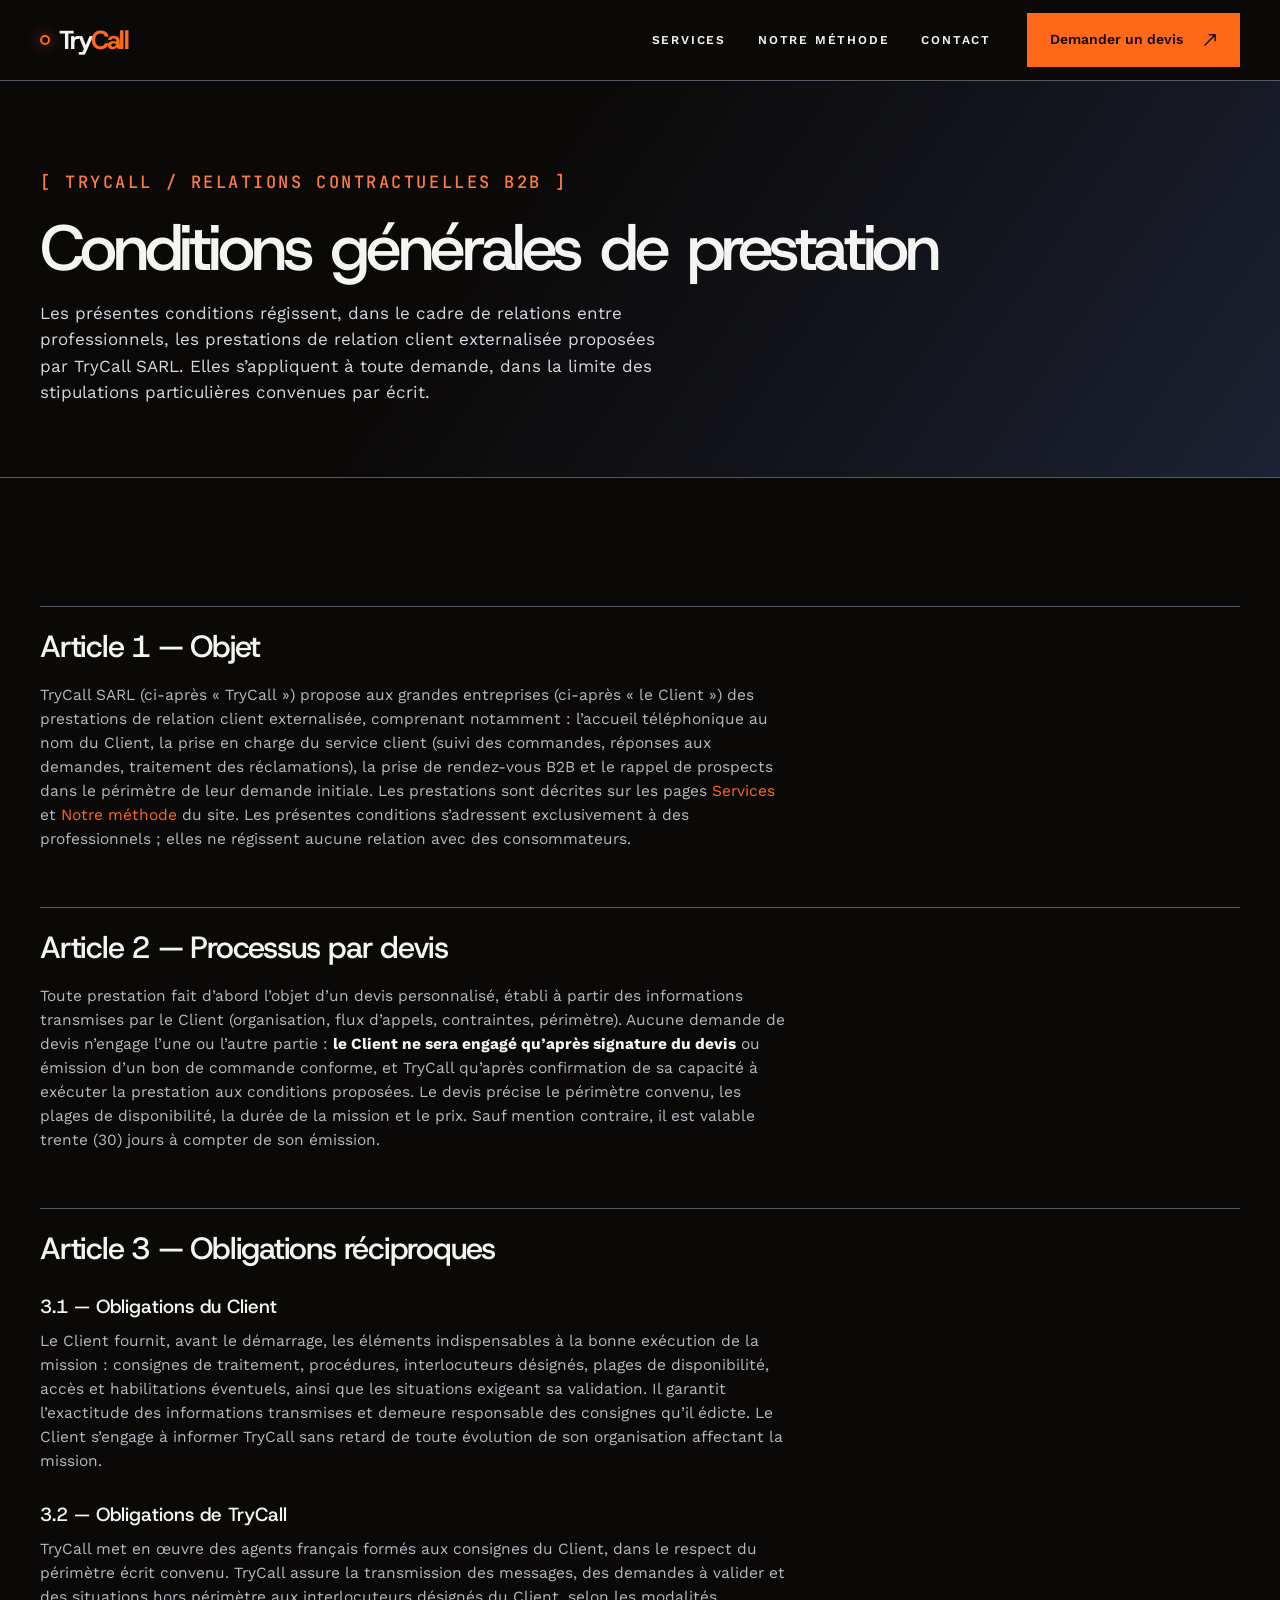
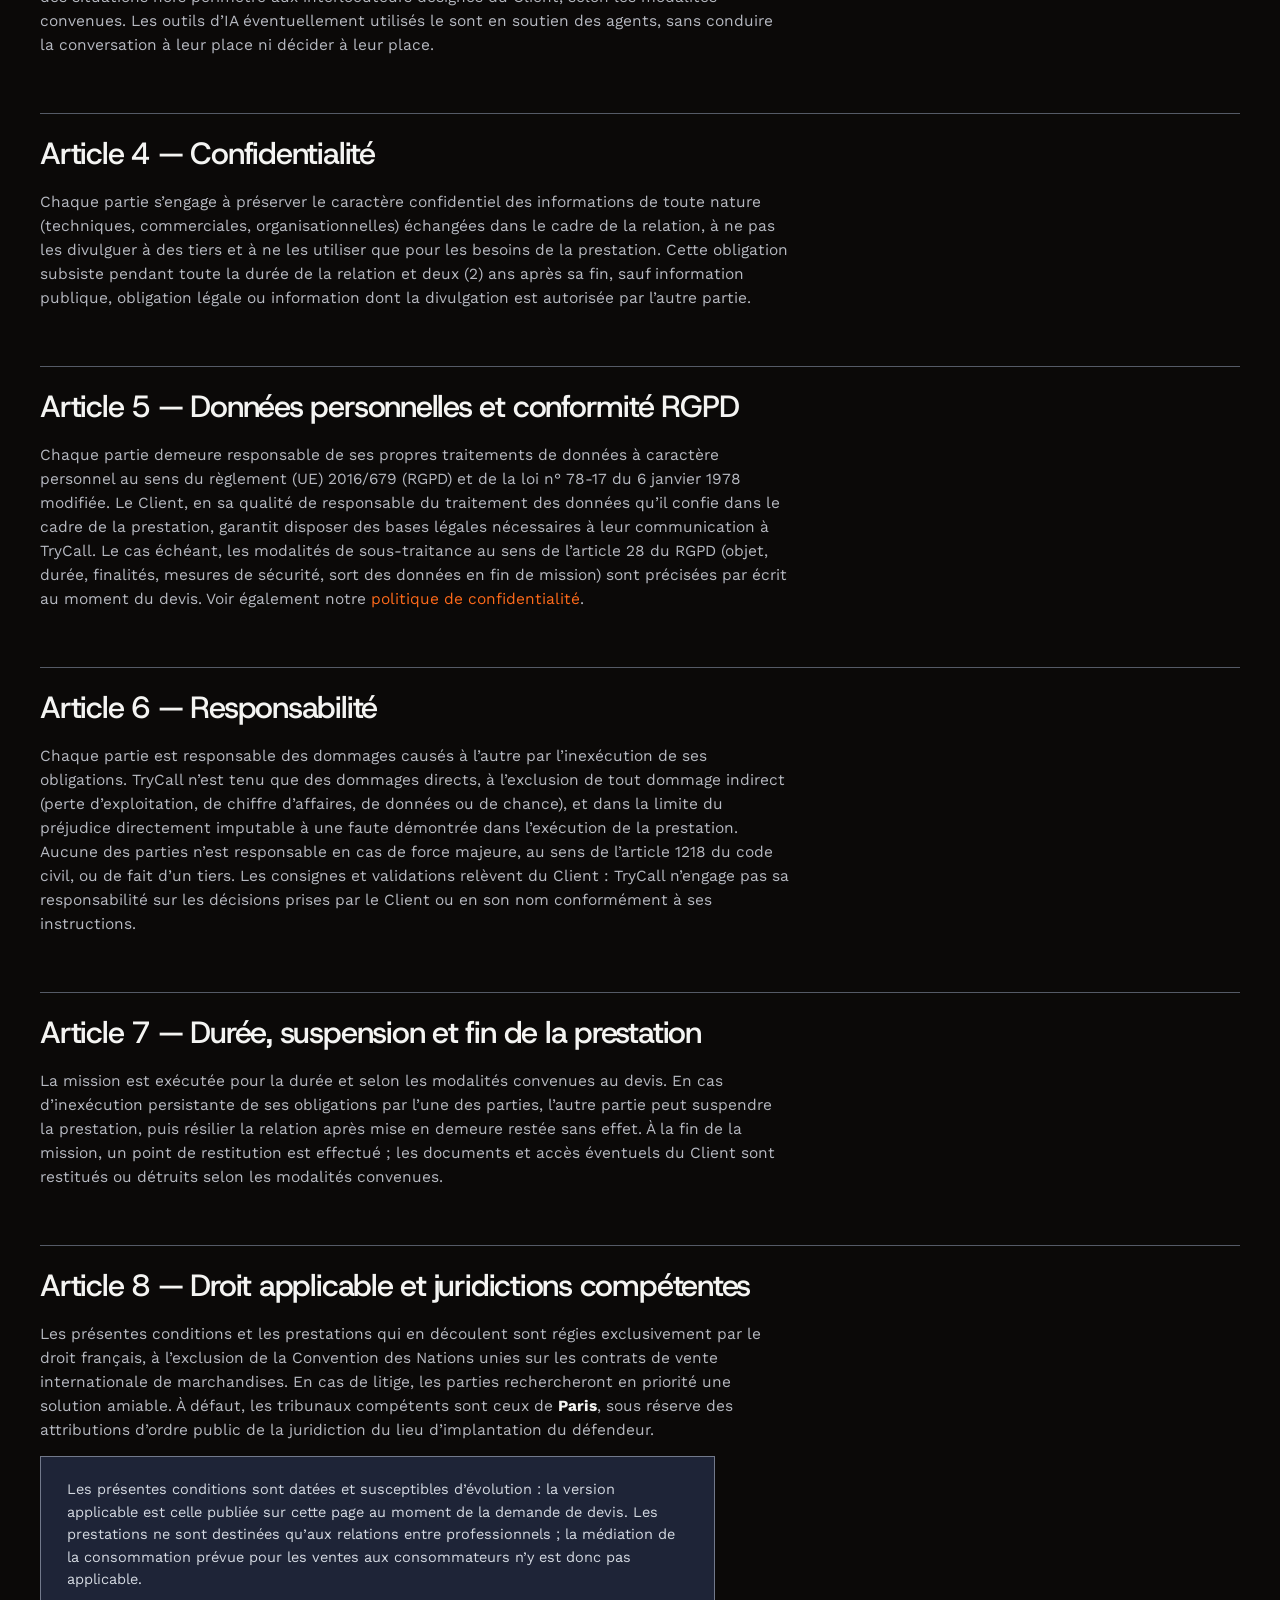
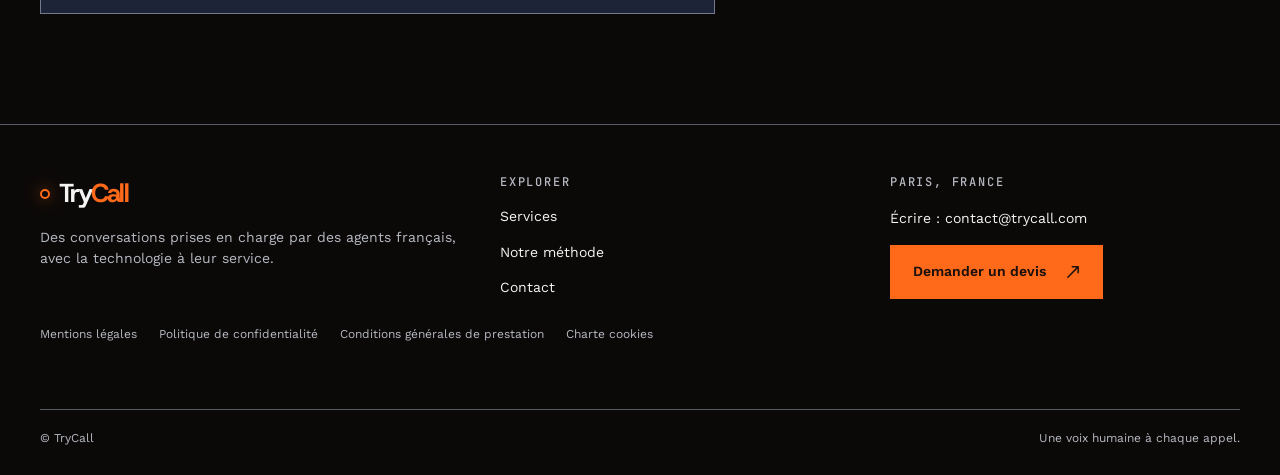
<file: conditions-generales-de-prestation/index.html>
<!DOCTYPE html>
<html lang="fr">
<head>
<meta charset="utf-8">
<meta name="viewport" content="width=device-width, initial-scale=1">
<title>Conditions générales de prestation — TryCall</title>
<meta name="description" content="Conditions générales de prestation de TryCall : objet, devis, obligations réciproques, confidentialité, responsabilité et droit applicable.">
<link rel="icon" type="image/svg+xml" href="../assets/favicon.svg">
<link rel="stylesheet" href="../assets/css/style.css">
</head>
<body>
<a class="skip-link" href="#contenu">Aller au contenu</a>

<header>
  <div class="x-wrap x-header-inner">
    <!-- TODO: remplacer par le vrai logo TryCall -->
    <a class="x-brand" href="../index.html" aria-label="TryCall, accueil">
      <span class="x-brand-mark" aria-hidden="true"></span><span class="x-ids-text">Try<span class="x-brand-call">Call</span></span>
    </a>
    <nav class="x-nav-links" aria-label="Navigation principale">
      <a href="../services/index.html">Services</a>
      <a href="../methode/index.html">Notre méthode</a>
      <a href="../contact/index.html">Contact</a>
    </nav>
    <div class="x-header-actions">
      <a class="ids-design-btn ids-design-btn--primary" href="mailto:contact@trycall.com?subject=Demande%20de%20devis%20-%20TryCall">
        <span class="ids-design-btn__label">Demander un devis</span>
        <svg class="ids-design-btn__icon" aria-hidden="true" viewBox="0 0 20 20" fill="none" width="24" height="24"><path fill="currentColor" d="M15.943 4.463a.8.8 0 0 0-.161-.242l-.002-.001-.001-.002A.75.75 0 0 0 15.25 4H9.24a.75.75 0 0 0 0 1.5h4.2l-9.22 9.22a.75.75 0 1 0 1.06 1.06l9.22-9.22v4.2a.75.75 0 0 0 1.5 0V4.75a.8.8 0 0 0-.057-.287"></path></svg>
      </a>
    </div>
    <div class="x-menu-control">
      <button type="button" aria-label="Ouvrir le menu" aria-expanded="false" data-menu-open>
        <svg aria-hidden="true" viewBox="0 0 24 24" fill="none" stroke="currentColor" stroke-width="1.5"><path d="M2 6h20M2 12h20M2 18h20"></path></svg>
      </button>
    </div>
  </div>
</header>

<div class="x-mobile-menu" id="mobile-menu">
  <button class="x-mobile-menu-close" type="button" aria-label="Fermer le menu" data-menu-open>
    <svg aria-hidden="true" viewBox="0 0 24 24" fill="none" stroke="currentColor" stroke-width="1.5"><path d="M5 5l14 14M19 5L5 19"></path></svg>
  </button>
  <nav aria-label="Navigation mobile">
    <a href="../services/index.html">Services <span>01</span></a>
    <a href="../methode/index.html">Notre méthode <span>02</span></a>
    <a href="../contact/index.html">Contact <span>03</span></a>
    <a href="mailto:contact@trycall.com?subject=Demande%20de%20devis%20-%20TryCall">Demander un devis <span>04</span></a>
  </nav>
</div>

<main id="contenu">

  <section class="x-legal-hero" aria-label="Conditions générales de prestation">
    <div class="x-wrap">
      <p class="x-eyebrow" data-reveal>[ TryCall / Relations contractuelles B2B ]</p>
      <h1>Conditions générales de prestation</h1>
      <p>Les présentes conditions régissent, dans le cadre de relations entre professionnels, les prestations de relation client externalisée proposées par TryCall SARL. Elles s’appliquent à toute demande, dans la limite des stipulations particulières convenues par écrit.</p>
    </div>
  </section>

  <section class="x-legal-body" aria-label="Contenu des conditions générales">
    <div class="x-wrap">

      <h2 id="objet">Article 1 — Objet</h2>
      <p>TryCall SARL (ci-après «&nbsp;TryCall&nbsp;») propose aux grandes entreprises (ci-après «&nbsp;le Client&nbsp;») des prestations de relation client externalisée, comprenant notamment&nbsp;: l’accueil téléphonique au nom du Client, la prise en charge du service client (suivi des commandes, réponses aux demandes, traitement des réclamations), la prise de rendez-vous B2B et le rappel de prospects dans le périmètre de leur demande initiale. Les prestations sont décrites sur les pages <a href="../services/index.html">Services</a> et <a href="../methode/index.html">Notre méthode</a> du site. Les présentes conditions s’adressent exclusivement à des professionnels&nbsp;; elles ne régissent aucune relation avec des consommateurs.</p>

      <h2 id="devis">Article 2 — Processus par devis</h2>
      <p>Toute prestation fait d’abord l’objet d’un devis personnalisé, établi à partir des informations transmises par le Client (organisation, flux d’appels, contraintes, périmètre). Aucune demande de devis n’engage l’une ou l’autre partie&nbsp;: <strong>le Client ne sera engagé qu’après signature du devis</strong> ou émission d’un bon de commande conforme, et TryCall qu’après confirmation de sa capacité à exécuter la prestation aux conditions proposées. Le devis précise le périmètre convenu, les plages de disponibilité, la durée de la mission et le prix. Sauf mention contraire, il est valable trente (30) jours à compter de son émission.</p>

      <h2 id="obligations">Article 3 — Obligations réciproques</h2>
      <h3>3.1 — Obligations du Client</h3>
      <p>Le Client fournit, avant le démarrage, les éléments indispensables à la bonne exécution de la mission&nbsp;: consignes de traitement, procédures, interlocuteurs désignés, plages de disponibilité, accès et habilitations éventuels, ainsi que les situations exigeant sa validation. Il garantit l’exactitude des informations transmises et demeure responsable des consignes qu’il édicte. Le Client s’engage à informer TryCall sans retard de toute évolution de son organisation affectant la mission.</p>
      <h3>3.2 — Obligations de TryCall</h3>
      <p>TryCall met en œuvre des agents français formés aux consignes du Client, dans le respect du périmètre écrit convenu. TryCall assure la transmission des messages, des demandes à valider et des situations hors périmètre aux interlocuteurs désignés du Client, selon les modalités convenues. Les outils d’IA éventuellement utilisés le sont en soutien des agents, sans conduire la conversation à leur place ni décider à leur place.</p>

      <h2 id="confidentialite">Article 4 — Confidentialité</h2>
      <p>Chaque partie s’engage à préserver le caractère confidentiel des informations de toute nature (techniques, commerciales, organisationnelles) échangées dans le cadre de la relation, à ne pas les divulguer à des tiers et à ne les utiliser que pour les besoins de la prestation. Cette obligation subsiste pendant toute la durée de la relation et deux (2) ans après sa fin, sauf information publique, obligation légale ou information dont la divulgation est autorisée par l’autre partie.</p>

      <h2 id="donnees">Article 5 — Données personnelles et conformité RGPD</h2>
      <p>Chaque partie demeure responsable de ses propres traitements de données à caractère personnel au sens du règlement (UE) 2016/679 (RGPD) et de la loi n°&nbsp;78-17 du 6 janvier 1978 modifiée. Le Client, en sa qualité de responsable du traitement des données qu’il confie dans le cadre de la prestation, garantit disposer des bases légales nécessaires à leur communication à TryCall. Le cas échéant, les modalités de sous-traitance au sens de l’article&nbsp;28 du RGPD (objet, durée, finalités, mesures de sécurité, sort des données en fin de mission) sont précisées par écrit au moment du devis. Voir également notre <a href="../politique-de-confidentialite/index.html">politique de confidentialité</a>.</p>

      <h2 id="responsabilite">Article 6 — Responsabilité</h2>
      <p>Chaque partie est responsable des dommages causés à l’autre par l’inexécution de ses obligations. TryCall n’est tenu que des dommages directs, à l’exclusion de tout dommage indirect (perte d’exploitation, de chiffre d’affaires, de données ou de chance), et dans la limite du préjudice directement imputable à une faute démontrée dans l’exécution de la prestation. Aucune des parties n’est responsable en cas de force majeure, au sens de l’article&nbsp;1218 du code civil, ou de fait d’un tiers. Les consignes et validations relèvent du Client&nbsp;: TryCall n’engage pas sa responsabilité sur les décisions prises par le Client ou en son nom conformément à ses instructions.</p>

      <h2 id="fin">Article 7 — Durée, suspension et fin de la prestation</h2>
      <p>La mission est exécutée pour la durée et selon les modalités convenues au devis. En cas d’inexécution persistante de ses obligations par l’une des parties, l’autre partie peut suspendre la prestation, puis résilier la relation après mise en demeure restée sans effet. À la fin de la mission, un point de restitution est effectué&nbsp;; les documents et accès éventuels du Client sont restitués ou détruits selon les modalités convenues.</p>

      <h2 id="droit">Article 8 — Droit applicable et juridictions compétentes</h2>
      <p>Les présentes conditions et les prestations qui en découlent sont régies exclusivement par le droit français, à l’exclusion de la Convention des Nations unies sur les contrats de vente internationale de marchandises. En cas de litige, les parties rechercheront en priorité une solution amiable. À défaut, les tribunaux compétents sont ceux de <strong>Paris</strong>, sous réserve des attributions d’ordre public de la juridiction du lieu d’implantation du défendeur.</p>

      <p class="x-legal-note">Les présentes conditions sont datées et susceptibles d’évolution&nbsp;: la version applicable est celle publiée sur cette page au moment de la demande de devis. Les prestations ne sont destinées qu’aux relations entre professionnels&nbsp;; la médiation de la consommation prévue pour les ventes aux consommateurs n’y est donc pas applicable.</p>

    </div>
  </section>

</main>

<footer>
  <div class="x-wrap">
    <div class="x-footer-grid">
      <div>
        <!-- TODO: remplacer par le vrai logo TryCall -->
        <a class="x-brand" href="../index.html" aria-label="TryCall, accueil">
          <span class="x-brand-mark" aria-hidden="true"></span><span class="x-ids-text">Try<span class="x-brand-call">Call</span></span>
        </a>
        <p>Des conversations prises en charge par des agents français, avec la technologie à leur service.</p>
      </div>
      <nav class="x-footer-links" aria-label="Explorer">
        <span class="x-micro x-soft">Explorer</span>
        <a href="../services/index.html">Services</a>
        <a href="../methode/index.html">Notre méthode</a>
        <a href="../contact/index.html">Contact</a>
      </nav>
      <div class="x-footer-cta">
        <span class="x-micro x-soft">Paris, France</span>
        <a class="x-mail" href="mailto:contact@trycall.com">Écrire&nbsp;: contact@trycall.com</a>
        <a class="ids-design-btn ids-design-btn--primary" href="mailto:contact@trycall.com?subject=Demande%20de%20devis%20-%20TryCall">
          <span class="ids-design-btn__label">Demander un devis</span>
          <svg class="ids-design-btn__icon" aria-hidden="true" viewBox="0 0 20 20" fill="none" width="24" height="24"><path fill="currentColor" d="M15.943 4.463a.8.8 0 0 0-.161-.242l-.002-.001-.001-.002A.75.75 0 0 0 15.25 4H9.24a.75.75 0 0 0 0 1.5h4.2l-9.22 9.22a.75.75 0 1 0 1.06 1.06l9.22-9.22v4.2a.75.75 0 0 0 1.5 0V4.75a.8.8 0 0 0-.057-.287"></path></svg>
        </a>
      </div>
    </div>
    <nav class="x-footer-legal" aria-label="Informations légales">
      <a href="../mentions-legales/index.html">Mentions légales</a>
      <a href="../politique-de-confidentialite/index.html">Politique de confidentialité</a>
      <a href="index.html">Conditions générales de prestation</a>
      <a href="../charte-cookies/index.html">Charte cookies</a>
    </nav>
    <div class="x-footer-bottom">
      <span>© TryCall</span>
      <span>Une voix humaine à chaque appel.</span>
    </div>
  </div>
</footer>

<script src="../assets/js/main.js" defer></script>
</body>
</html>
</file>
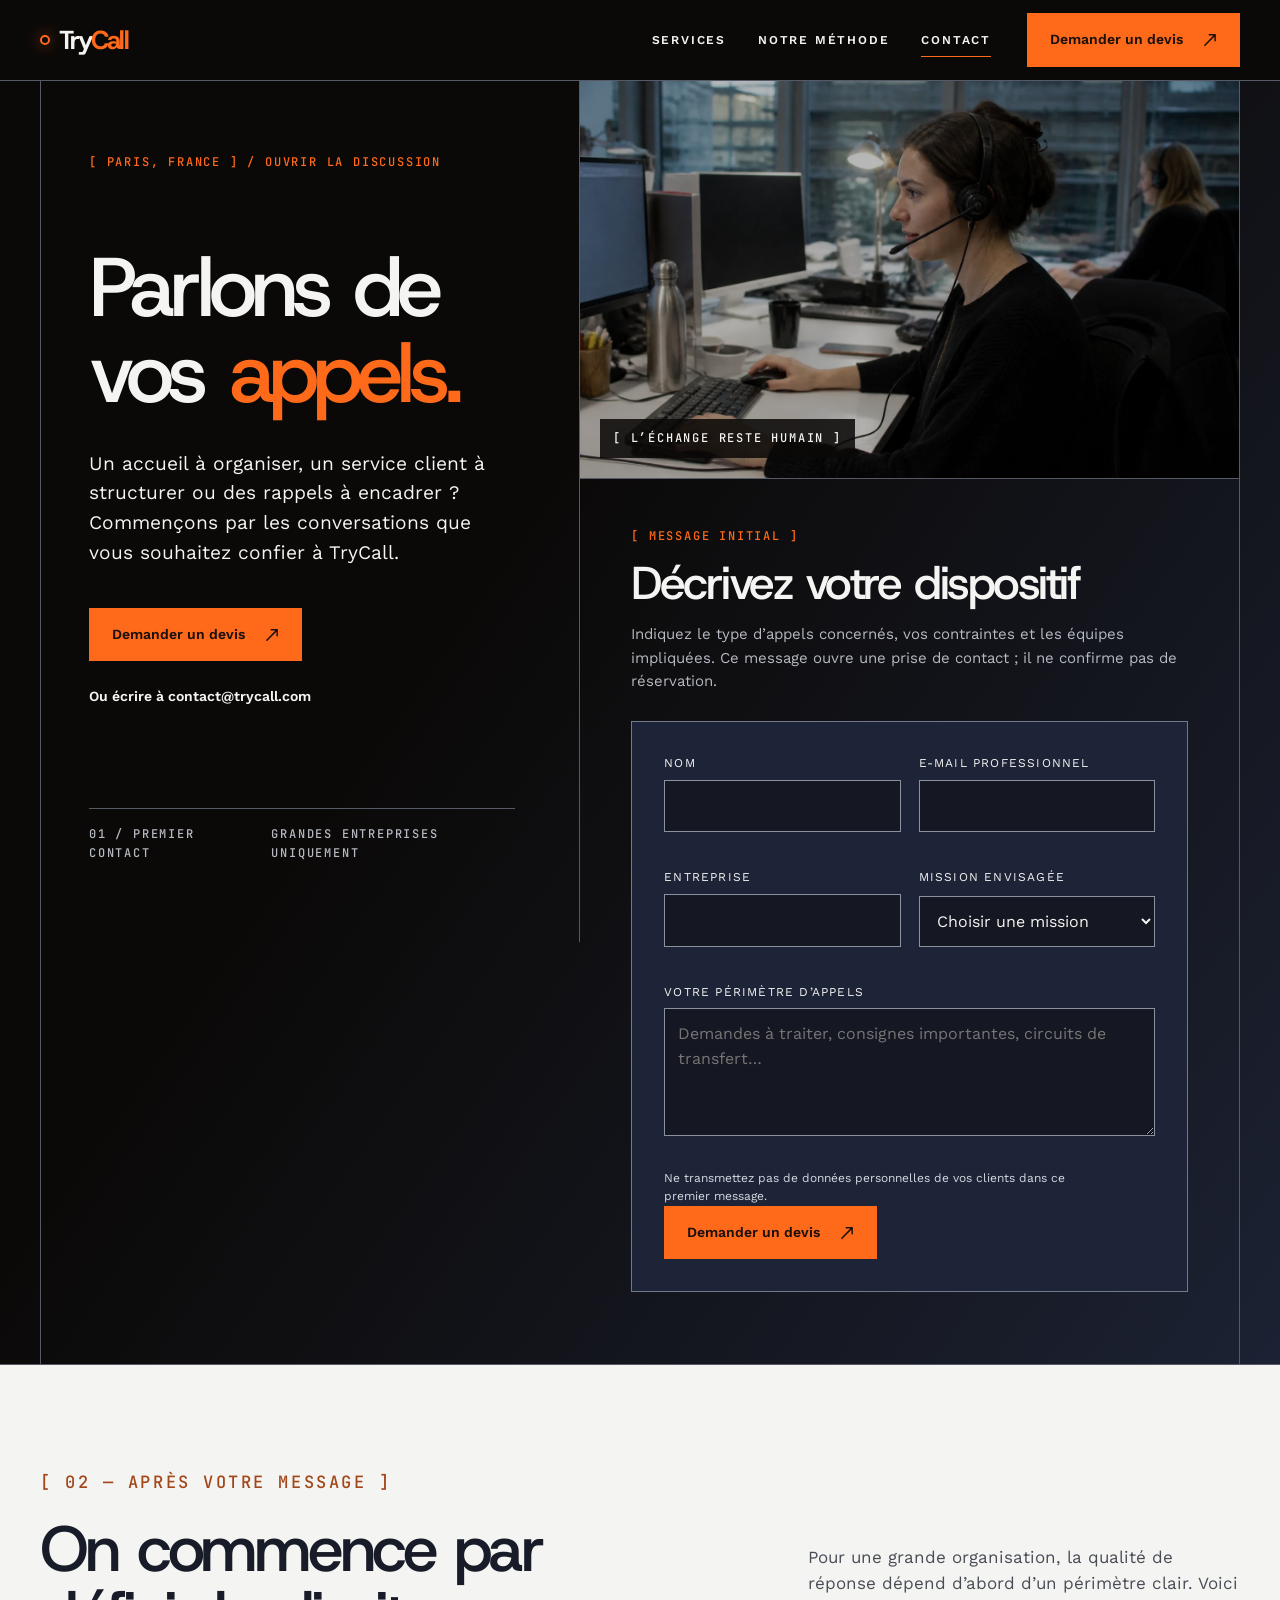
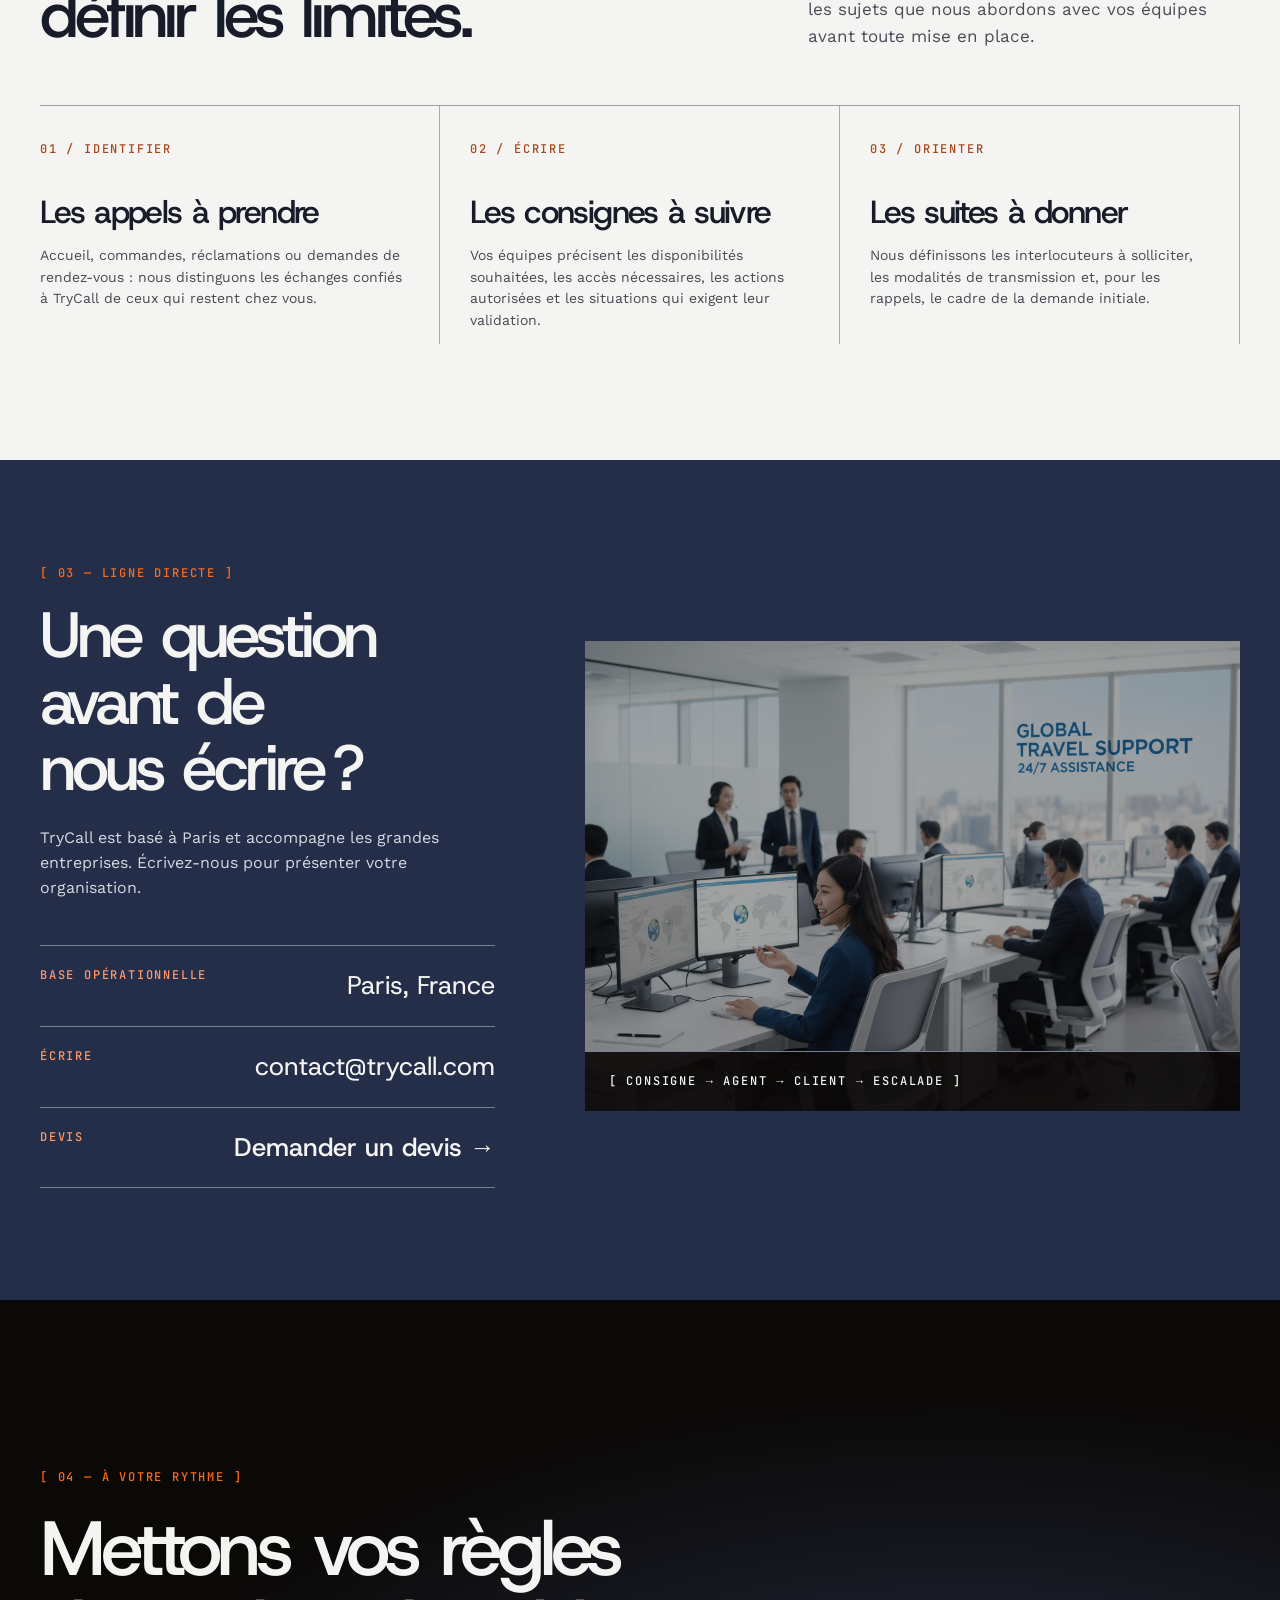
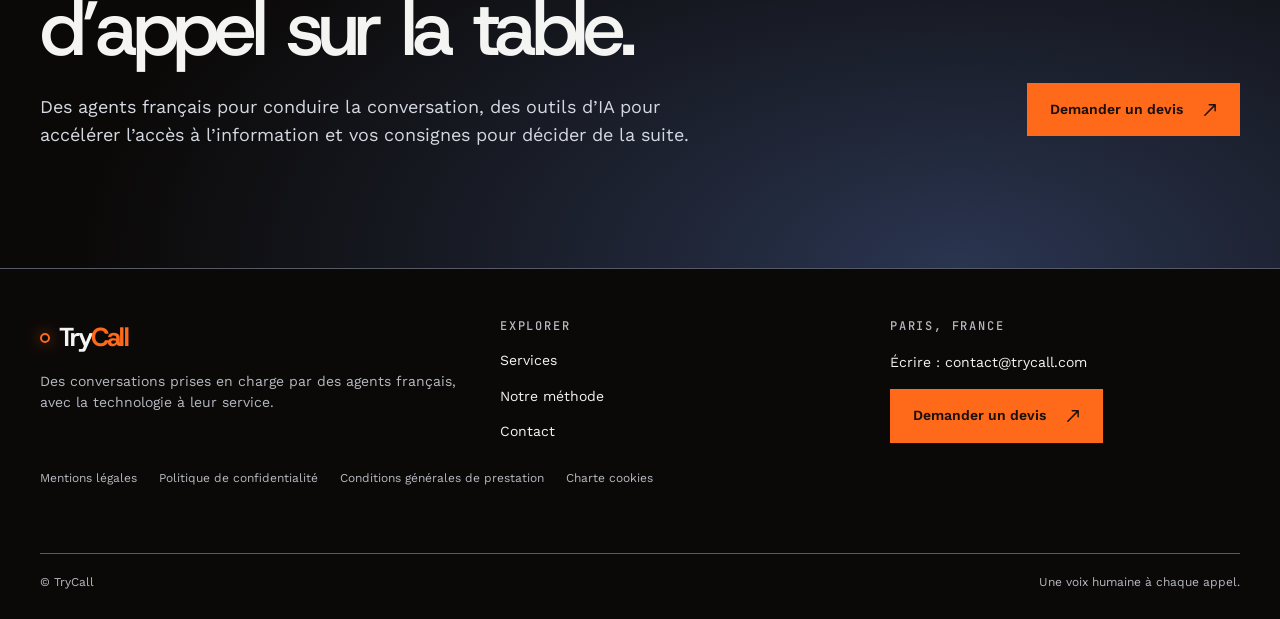
<file: contact/index.html>
<!DOCTYPE html>
<html lang="fr">
<head>
<meta charset="utf-8">
<meta name="viewport" content="width=device-width, initial-scale=1">
<title>Contact — TryCall, relation client grands comptes</title>
<meta name="description" content="Échangez avec TryCall sur vos appels, vos consignes et vos besoins de relation client. Des agents français, appuyés par l’IA, depuis Paris.">
<link rel="icon" type="image/svg+xml" href="../assets/favicon.svg">
<meta property="og:type" content="website">
<meta property="og:site_name" content="TryCall">
<meta property="og:title" content="Contact — TryCall, relation client grands comptes">
<meta property="og:description" content="Un accueil à organiser, un service client à structurer ou des rappels à encadrer ? Écrivez-nous.">
<meta property="og:image" content="../assets/og-image.png">
<meta property="og:locale" content="fr_FR">
<link rel="stylesheet" href="../assets/css/style.css">
</head>
<body>
<a class="skip-link" href="#contenu">Aller au contenu</a>

<header>
  <div class="x-wrap x-header-inner">
    <!-- TODO: remplacer par le vrai logo TryCall -->
    <a class="x-brand" href="../index.html" aria-label="TryCall, accueil">
      <span class="x-brand-mark" aria-hidden="true"></span><span class="x-ids-text">Try<span class="x-brand-call">Call</span></span>
    </a>
    <nav class="x-nav-links" aria-label="Navigation principale">
      <a href="../services/index.html">Services</a>
      <a href="../methode/index.html">Notre méthode</a>
      <a href="index.html" aria-current="page">Contact</a>
    </nav>
    <div class="x-header-actions">
      <a class="ids-design-btn ids-design-btn--primary" href="mailto:contact@trycall.com?subject=Demande%20de%20devis%20-%20TryCall">
        <span class="ids-design-btn__label">Demander un devis</span>
        <svg class="ids-design-btn__icon" aria-hidden="true" viewBox="0 0 20 20" fill="none" width="24" height="24"><path fill="currentColor" d="M15.943 4.463a.8.8 0 0 0-.161-.242l-.002-.001-.001-.002A.75.75 0 0 0 15.25 4H9.24a.75.75 0 0 0 0 1.5h4.2l-9.22 9.22a.75.75 0 1 0 1.06 1.06l9.22-9.22v4.2a.75.75 0 0 0 1.5 0V4.75a.8.8 0 0 0-.057-.287"></path></svg>
      </a>
    </div>
    <div class="x-menu-control">
      <button type="button" aria-label="Ouvrir le menu" aria-expanded="false" data-menu-open>
        <svg aria-hidden="true" viewBox="0 0 24 24" fill="none" stroke="currentColor" stroke-width="1.5"><path d="M2 6h20M2 12h20M2 18h20"></path></svg>
      </button>
    </div>
  </div>
</header>

<div class="x-mobile-menu" id="mobile-menu">
  <button class="x-mobile-menu-close" type="button" aria-label="Fermer le menu" data-menu-open>
    <svg aria-hidden="true" viewBox="0 0 24 24" fill="none" stroke="currentColor" stroke-width="1.5"><path d="M5 5l14 14M19 5L5 19"></path></svg>
  </button>
  <nav aria-label="Navigation mobile">
    <a href="../services/index.html">Services <span>01</span></a>
    <a href="../methode/index.html">Notre méthode <span>02</span></a>
    <a href="index.html">Contact <span>03</span></a>
    <a href="mailto:contact@trycall.com?subject=Demande%20de%20devis%20-%20TryCall">Demander un devis <span>04</span></a>
  </nav>
</div>

<main id="contenu">

  <!-- ==================== OUVERTURE ==================== -->
  <div id="contact-opening">
    <section class="x-contact-opening" aria-label="Premier contact">
      <div class="x-wrap x-contact-opening-grid">
        <div class="x-contact-title">
          <p class="x-eyebrow" data-reveal>[ Paris, France ] / Ouvrir la discussion</p>
          <h1>Parlons de vos <em>appels.</em></h1>
          <p class="x-contact-title-lead">Un accueil à organiser, un service client à structurer ou des rappels à encadrer&nbsp;? Commençons par les conversations que vous souhaitez confier à TryCall.</p>
          <div class="x-contact-title-actions">
            <a class="ids-design-btn ids-design-btn--primary" href="mailto:contact@trycall.com?subject=Demande%20de%20devis%20-%20TryCall">
              <span class="ids-design-btn__label">Demander un devis</span>
              <svg class="ids-design-btn__icon" aria-hidden="true" viewBox="0 0 20 20" fill="none" width="24" height="24"><path fill="currentColor" d="M15.943 4.463a.8.8 0 0 0-.161-.242l-.002-.001-.001-.002A.75.75 0 0 0 15.25 4H9.24a.75.75 0 0 0 0 1.5h4.2l-9.22 9.22a.75.75 0 1 0 1.06 1.06l9.22-9.22v4.2a.75.75 0 0 0 1.5 0V4.75a.8.8 0 0 0-.057-.287"></path></svg>
            </a>
            <a class="ids-design-btn ids-design-btn--link" href="mailto:contact@trycall.com">Ou écrire à contact@trycall.com</a>
          </div>
          <div class="x-contact-title-foot x-micro x-soft">
            <span>01 / Premier contact</span>
            <span>Grandes entreprises uniquement</span>
          </div>
        </div>
        <div class="x-contact-opening-right">
          <figure class="x-contact-work-photo">
            <img src="../assets/img/4d3e62b9-2372-4114-a0c3-6e6af8cd8b18-RJtt5FI4l3QvUPvGMPPqpRxwvLgTET.webp" alt="Une agente de relation client échange au téléphone depuis son poste de travail" width="1536" height="1024" fetchpriority="high">
            <figcaption class="x-photo-label x-micro">[ L’échange reste humain ]</figcaption>
          </figure>
          <div class="x-contact-form-area">
            <p class="x-eyebrow" data-reveal>[ Message initial ]</p>
            <h2>Décrivez votre dispositif</h2>
            <p class="x-contact-form-intro">Indiquez le type d’appels concernés, vos contraintes et les équipes impliquées. Ce message ouvre une prise de contact&nbsp;; il ne confirme pas de réservation.</p>
            <!-- Formulaire — prépare un e-mail via votre logiciel de messagerie (aucune donnée envoyée par le site) -->
            <form class="x-contact-page-form" data-reveal aria-label="Décrivez votre dispositif">
              <div class="x-fields">
                <div class="x-field">
                  <label for="ids-form-name">Nom</label>
                  <input id="ids-form-name" name="name" type="text" required autocomplete="name">
                </div>
                <div class="x-field">
                  <label for="ids-form-email">E-mail professionnel</label>
                  <input id="ids-form-email" name="email" type="email" required autocomplete="email">
                </div>
                <div class="x-field">
                  <label for="ids-form-entreprise">Entreprise</label>
                  <input id="ids-form-entreprise" name="entreprise" type="text" required autocomplete="organization">
                </div>
                <div class="x-field">
                  <label for="ids-form-mission">Mission envisagée</label>
                  <select id="ids-form-mission" name="mission">
                    <option value="" disabled hidden selected>Choisir une mission</option>
                    <option value="Accueil téléphonique">Accueil téléphonique</option>
                    <option value="Service client externalisé">Service client externalisé</option>
                    <option value="Prise de rendez-vous B2B">Prise de rendez-vous B2B</option>
                    <option value="Rappel de prospects">Rappel de prospects</option>
                    <option value="Plusieurs missions">Plusieurs missions</option>
                  </select>
                </div>
                <div class="x-field x-full">
                  <label for="ids-form-message">Votre périmètre d’appels</label>
                  <textarea id="ids-form-message" name="message" required placeholder="Demandes à traiter, consignes importantes, circuits de transfert…" rows="4"></textarea>
                </div>
              </div>
              <p class="x-form-note">Ne transmettez pas de données personnelles de vos clients dans ce premier message.</p>
              <button class="ids-design-btn ids-design-btn--primary" type="submit">
                <span class="ids-design-btn__label">Demander un devis</span>
                <svg class="ids-design-btn__icon" aria-hidden="true" viewBox="0 0 20 20" fill="none" width="24" height="24"><path fill="currentColor" d="M15.943 4.463a.8.8 0 0 0-.161-.242l-.002-.001-.001-.002A.75.75 0 0 0 15.25 4H9.24a.75.75 0 0 0 0 1.5h4.2l-9.22 9.22a.75.75 0 1 0 1.06 1.06l9.22-9.22v4.2a.75.75 0 0 0 1.5 0V4.75a.8.8 0 0 0-.057-.287"></path></svg>
              </button>
              <p class="x-form-status" hidden>Votre logiciel de messagerie s’ouvre avec la demande préremplie. Si rien ne s’affiche, écrivez directement à <a href="mailto:contact@trycall.com">contact@trycall.com</a>.</p>
            </form>
          </div>
        </div>
      </div>
    </section>
  </div>

  <!-- ==================== [02] APRÈS VOTRE MESSAGE ==================== -->
  <div id="contact-routing">
    <section class="x-contact-routing" aria-label="Après votre message">
      <div class="x-wrap">
        <div class="x-contact-routing-head">
          <div>
            <p class="x-eyebrow" data-reveal>[ 02 — Après votre message ]</p>
            <h2>On commence par définir les limites.</h2>
          </div>
          <p>Pour une grande organisation, la qualité de réponse dépend d’abord d’un périmètre clair. Voici les sujets que nous abordons avec vos équipes avant toute mise en place.</p>
        </div>
        <div class="x-contact-timeline">
          <span class="x-contact-timeline-line" aria-hidden="true" data-progress></span>
          <article class="x-contact-step">
            <span class="x-index">01 / Identifier</span>
            <h3>Les appels à prendre</h3>
            <p>Accueil, commandes, réclamations ou demandes de rendez-vous&nbsp;: nous distinguons les échanges confiés à TryCall de ceux qui restent chez vous.</p>
          </article>
          <article class="x-contact-step">
            <span class="x-index">02 / Écrire</span>
            <h3>Les consignes à suivre</h3>
            <p>Vos équipes précisent les disponibilités souhaitées, les accès nécessaires, les actions autorisées et les situations qui exigent leur validation.</p>
          </article>
          <article class="x-contact-step">
            <span class="x-index">03 / Orienter</span>
            <h3>Les suites à donner</h3>
            <p>Nous définissons les interlocuteurs à solliciter, les modalités de transmission et, pour les rappels, le cadre de la demande initiale.</p>
          </article>
        </div>
      </div>
    </section>
  </div>

  <!-- ==================== [03] ÉCRIRE DIRECTEMENT ==================== -->
  <div id="contact-direct">
    <section class="x-contact-direct" aria-label="Écrire à TryCall">
      <div class="x-wrap x-contact-direct-grid">
        <div class="x-contact-direct-copy">
          <p class="x-eyebrow" data-reveal>[ 03 — Ligne directe ]</p>
          <h2>Une question avant de nous écrire&nbsp;?</h2>
          <p>TryCall est basé à Paris et accompagne les grandes entreprises. Écrivez-nous pour présenter votre organisation.</p>
          <div class="x-contact-direct-list">
            <div class="x-contact-direct-row">
              <span class="x-micro">Base opérationnelle</span>
              <span class="x-direct-value">Paris, France</span>
            </div>
            <div class="x-contact-direct-row">
              <span class="x-micro">Écrire</span>
              <a href="mailto:contact@trycall.com">contact@trycall.com</a>
            </div>
            <div class="x-contact-direct-row">
              <span class="x-micro">Devis</span>
              <a class="ids-design-btn ids-design-btn--link" href="mailto:contact@trycall.com?subject=Demande%20de%20devis%20-%20TryCall">
                <span class="ids-design-btn__label">Demander un devis <span aria-hidden="true">→</span></span>
              </a>
            </div>
          </div>
        </div>
        <figure class="x-contact-direct-visual">
          <img src="../assets/img/0875bcdb-4890-46c1-bc07-bc68d8804d8b-y4Hwkb1hA5mQqragoXUjgqaB90VnNd.png" alt="Des collègues examinent ensemble les consignes de traitement des appels" width="1344" height="768" loading="lazy">
          <figcaption class="x-contact-direct-caption x-micro">[ Consigne → agent → client → escalade ]</figcaption>
        </figure>
      </div>
    </section>
  </div>

  <!-- ==================== [04] À VOTRE RYTHME ==================== -->
  <div id="contact-close">
    <section class="x-contact-close" aria-label="À votre rythme">
      <div class="x-wrap x-contact-close-grid">
        <div>
          <p class="x-eyebrow" data-reveal>[ 04 — À votre rythme ]</p>
          <h2>Mettons vos règles d’appel sur la table.</h2>
          <p>Des agents français pour conduire la conversation, des outils d’IA pour accélérer l’accès à l’information et vos consignes pour décider de la suite.</p>
        </div>
        <div class="x-contact-close-action">
          <a class="ids-design-btn ids-design-btn--primary" href="mailto:contact@trycall.com?subject=Demande%20de%20devis%20-%20TryCall">
            <span class="ids-design-btn__label">Demander un devis</span>
            <svg class="ids-design-btn__icon" aria-hidden="true" viewBox="0 0 20 20" fill="none" width="24" height="24"><path fill="currentColor" d="M15.943 4.463a.8.8 0 0 0-.161-.242l-.002-.001-.001-.002A.75.75 0 0 0 15.25 4H9.24a.75.75 0 0 0 0 1.5h4.2l-9.22 9.22a.75.75 0 1 0 1.06 1.06l9.22-9.22v4.2a.75.75 0 0 0 1.5 0V4.75a.8.8 0 0 0-.057-.287"></path></svg>
          </a>
        </div>
      </div>
    </section>
  </div>

</main>

<footer>
  <div class="x-wrap">
    <div class="x-footer-grid">
      <div>
        <!-- TODO: remplacer par le vrai logo TryCall -->
        <a class="x-brand" href="../index.html" aria-label="TryCall, accueil">
          <span class="x-brand-mark" aria-hidden="true"></span><span class="x-ids-text">Try<span class="x-brand-call">Call</span></span>
        </a>
        <p>Des conversations prises en charge par des agents français, avec la technologie à leur service.</p>
      </div>
      <nav class="x-footer-links" aria-label="Explorer">
        <span class="x-micro x-soft">Explorer</span>
        <a href="../services/index.html">Services</a>
        <a href="../methode/index.html">Notre méthode</a>
        <a href="index.html">Contact</a>
      </nav>
      <div class="x-footer-cta">
        <span class="x-micro x-soft">Paris, France</span>
        <a class="x-mail" href="mailto:contact@trycall.com">Écrire&nbsp;: contact@trycall.com</a>
        <a class="ids-design-btn ids-design-btn--primary" href="mailto:contact@trycall.com?subject=Demande%20de%20devis%20-%20TryCall">
          <span class="ids-design-btn__label">Demander un devis</span>
          <svg class="ids-design-btn__icon" aria-hidden="true" viewBox="0 0 20 20" fill="none" width="24" height="24"><path fill="currentColor" d="M15.943 4.463a.8.8 0 0 0-.161-.242l-.002-.001-.001-.002A.75.75 0 0 0 15.25 4H9.24a.75.75 0 0 0 0 1.5h4.2l-9.22 9.22a.75.75 0 1 0 1.06 1.06l9.22-9.22v4.2a.75.75 0 0 0 1.5 0V4.75a.8.8 0 0 0-.057-.287"></path></svg>
        </a>
      </div>
    </div>
    <nav class="x-footer-legal" aria-label="Informations légales">
      <a href="../mentions-legales/index.html">Mentions légales</a>
      <a href="../politique-de-confidentialite/index.html">Politique de confidentialité</a>
      <a href="../conditions-generales-de-prestation/index.html">Conditions générales de prestation</a>
      <a href="../charte-cookies/index.html">Charte cookies</a>
    </nav>
    <div class="x-footer-bottom">
      <span>© TryCall</span>
      <span>Une voix humaine à chaque appel.</span>
    </div>
  </div>
</footer>

<script src="../assets/js/main.js" defer></script>
</body>
</html>
</file>
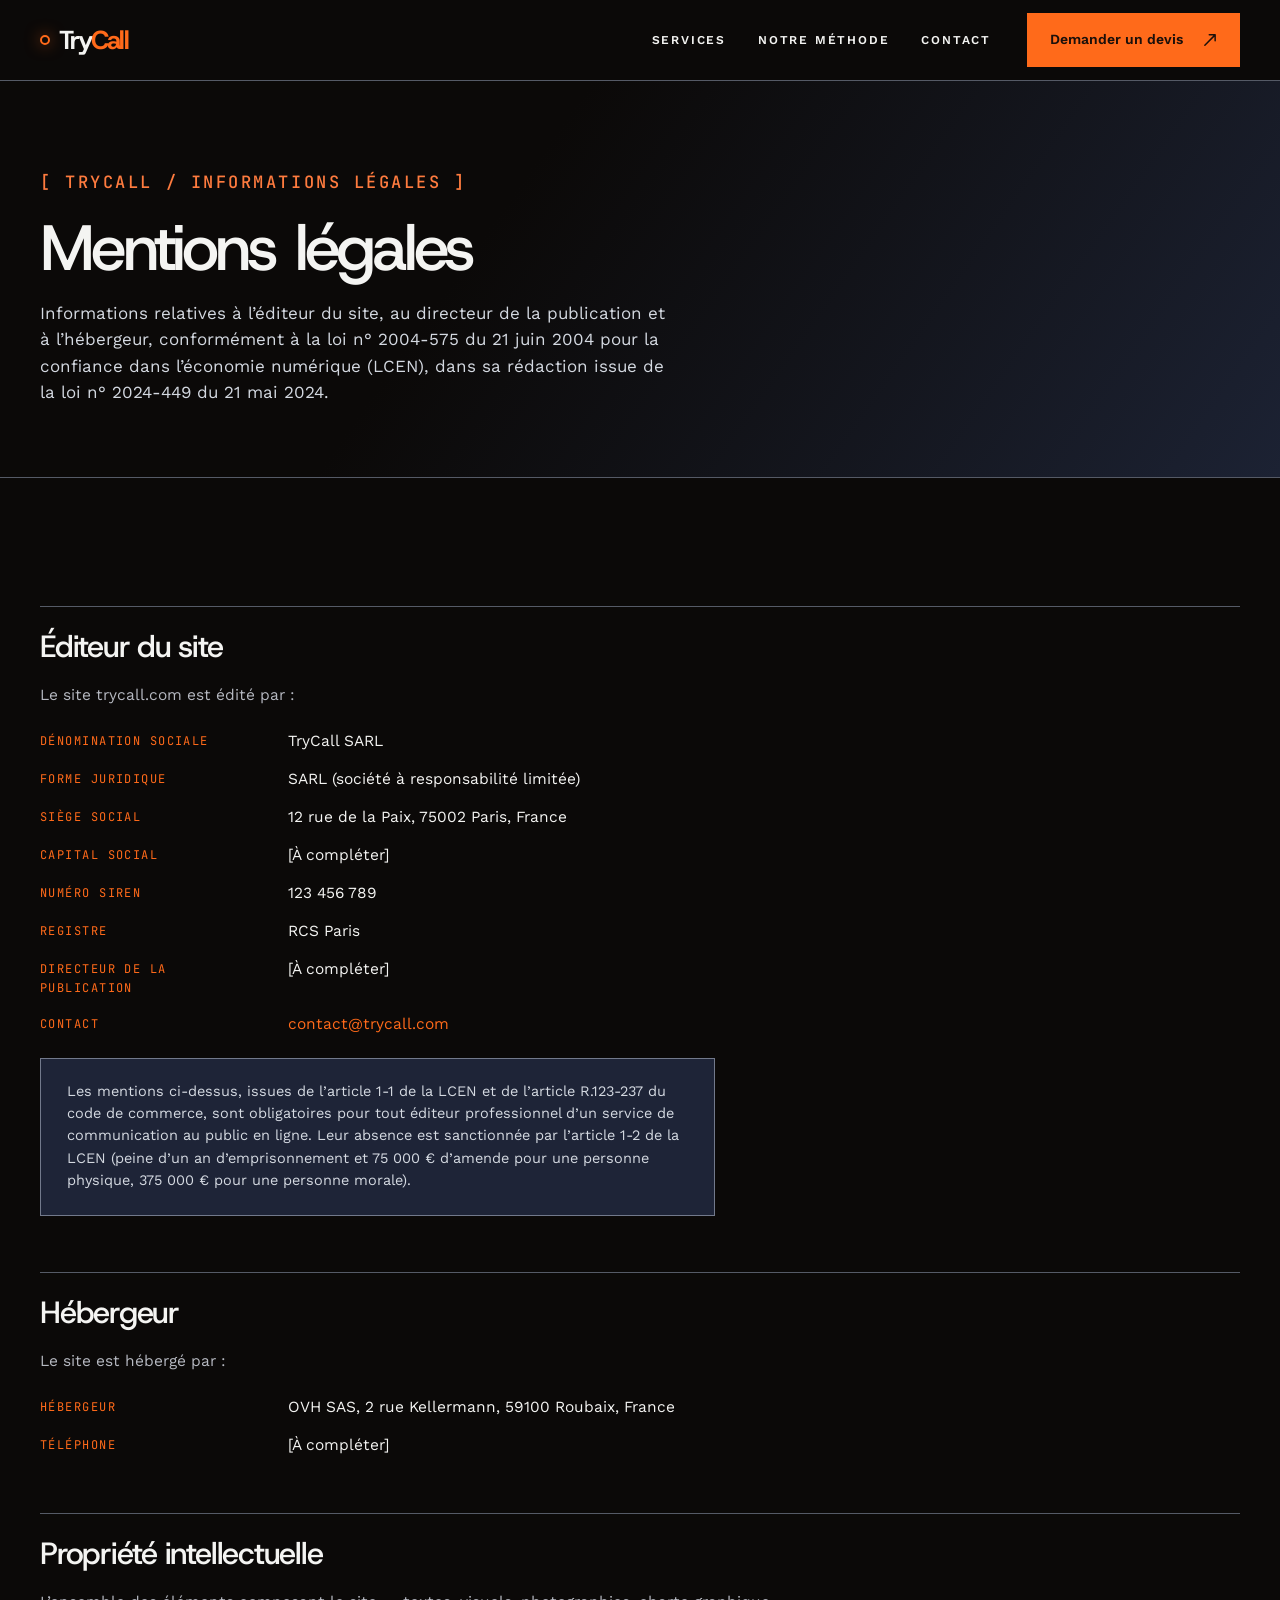
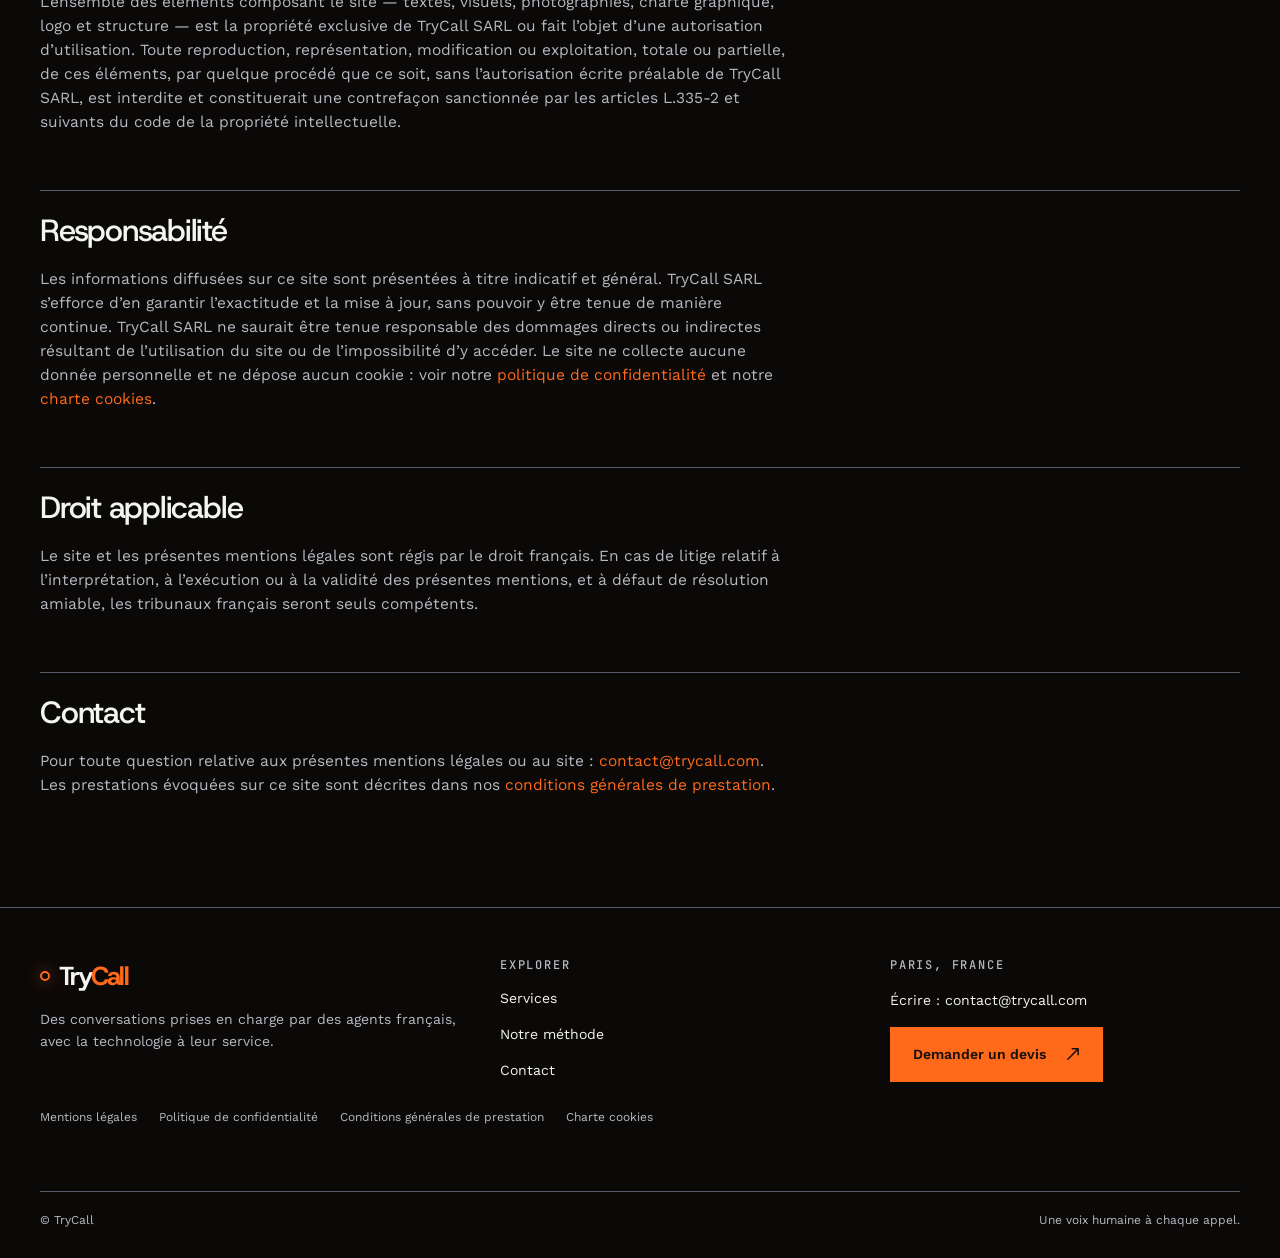
<file: mentions-legales/index.html>
<!DOCTYPE html>
<html lang="fr">
<head>
<meta charset="utf-8">
<meta name="viewport" content="width=device-width, initial-scale=1">
<title>Mentions légales — TryCall</title>
<meta name="description" content="Mentions légales du site TryCall : éditeur, directeur de la publication, hébergeur, propriété intellectuelle et contact.">
<link rel="icon" type="image/svg+xml" href="../assets/favicon.svg">
<link rel="stylesheet" href="../assets/css/style.css">
</head>
<body>
<a class="skip-link" href="#contenu">Aller au contenu</a>

<header>
  <div class="x-wrap x-header-inner">
    <!-- TODO: remplacer par le vrai logo TryCall -->
    <a class="x-brand" href="../index.html" aria-label="TryCall, accueil">
      <span class="x-brand-mark" aria-hidden="true"></span><span class="x-ids-text">Try<span class="x-brand-call">Call</span></span>
    </a>
    <nav class="x-nav-links" aria-label="Navigation principale">
      <a href="../services/index.html">Services</a>
      <a href="../methode/index.html">Notre méthode</a>
      <a href="../contact/index.html">Contact</a>
    </nav>
    <div class="x-header-actions">
      <a class="ids-design-btn ids-design-btn--primary" href="mailto:contact@trycall.com?subject=Demande%20de%20devis%20-%20TryCall">
        <span class="ids-design-btn__label">Demander un devis</span>
        <svg class="ids-design-btn__icon" aria-hidden="true" viewBox="0 0 20 20" fill="none" width="24" height="24"><path fill="currentColor" d="M15.943 4.463a.8.8 0 0 0-.161-.242l-.002-.001-.001-.002A.75.75 0 0 0 15.25 4H9.24a.75.75 0 0 0 0 1.5h4.2l-9.22 9.22a.75.75 0 1 0 1.06 1.06l9.22-9.22v4.2a.75.75 0 0 0 1.5 0V4.75a.8.8 0 0 0-.057-.287"></path></svg>
      </a>
    </div>
    <div class="x-menu-control">
      <button type="button" aria-label="Ouvrir le menu" aria-expanded="false" data-menu-open>
        <svg aria-hidden="true" viewBox="0 0 24 24" fill="none" stroke="currentColor" stroke-width="1.5"><path d="M2 6h20M2 12h20M2 18h20"></path></svg>
      </button>
    </div>
  </div>
</header>

<div class="x-mobile-menu" id="mobile-menu">
  <button class="x-mobile-menu-close" type="button" aria-label="Fermer le menu" data-menu-open>
    <svg aria-hidden="true" viewBox="0 0 24 24" fill="none" stroke="currentColor" stroke-width="1.5"><path d="M5 5l14 14M19 5L5 19"></path></svg>
  </button>
  <nav aria-label="Navigation mobile">
    <a href="../services/index.html">Services <span>01</span></a>
    <a href="../methode/index.html">Notre méthode <span>02</span></a>
    <a href="../contact/index.html">Contact <span>03</span></a>
    <a href="mailto:contact@trycall.com?subject=Demande%20de%20devis%20-%20TryCall">Demander un devis <span>04</span></a>
  </nav>
</div>

<main id="contenu">

  <section class="x-legal-hero" aria-label="Mentions légales">
    <div class="x-wrap">
      <p class="x-eyebrow" data-reveal>[ TryCall / Informations légales ]</p>
      <h1>Mentions légales</h1>
      <p>Informations relatives à l’éditeur du site, au directeur de la publication et à l’hébergeur, conformément à la loi n°&nbsp;2004-575 du 21 juin 2004 pour la confiance dans l’économie numérique (LCEN), dans sa rédaction issue de la loi n°&nbsp;2024-449 du 21 mai 2024.</p>
    </div>
  </section>

  <section class="x-legal-body" aria-label="Contenu des mentions légales">
    <div class="x-wrap">

      <!-- TODO: remplacer chaque valeur provisoire ci-dessous avant la mise en ligne (voir PLACEHOLDERS.md) -->
      <h2 id="editeur">Éditeur du site</h2>
      <p>Le site trycall.com est édité par&nbsp;:</p>
      <dl>
        <dt>Dénomination sociale</dt>
        <dd>TryCall SARL</dd>
        <dt>Forme juridique</dt>
        <dd>SARL (société à responsabilité limitée)</dd>
        <dt>Siège social</dt>
        <dd>12 rue de la Paix, 75002 Paris, France</dd>
        <dt>Capital social</dt>
        <dd>[À compléter]</dd>
        <dt>Numéro SIREN</dt>
        <dd>123 456 789</dd>
        <dt>Registre</dt>
        <dd>RCS Paris</dd>
        <dt>Directeur de la publication</dt>
        <dd>[À compléter]</dd>
        <dt>Contact</dt>
        <dd><a href="mailto:contact@trycall.com">contact@trycall.com</a></dd>
      </dl>
      <p class="x-legal-note">Les mentions ci-dessus, issues de l’article&nbsp;1-1 de la LCEN et de l’article&nbsp;R.123-237 du code de commerce, sont obligatoires pour tout éditeur professionnel d’un service de communication au public en ligne. Leur absence est sanctionnée par l’article&nbsp;1-2 de la LCEN (peine d’un an d’emprisonnement et 75&nbsp;000&nbsp;€ d’amende pour une personne physique, 375&nbsp;000&nbsp;€ pour une personne morale).</p>

      <h2 id="hebergeur">Hébergeur</h2>
      <p>Le site est hébergé par&nbsp;:</p>
      <dl>
        <dt>Hébergeur</dt>
        <dd>OVH SAS, 2 rue Kellermann, 59100 Roubaix, France</dd>
        <dt>Téléphone</dt>
        <dd>[À compléter]</dd>
      </dl>
      <!-- TODO: renseigner le nom et les coordonnées exactes de l'hébergeur effectif au moment de la mise en ligne -->

      <h2 id="propriete">Propriété intellectuelle</h2>
      <p>L’ensemble des éléments composant le site — textes, visuels, photographies, charte graphique, logo et structure — est la propriété exclusive de TryCall SARL ou fait l’objet d’une autorisation d’utilisation. Toute reproduction, représentation, modification ou exploitation, totale ou partielle, de ces éléments, par quelque procédé que ce soit, sans l’autorisation écrite préalable de TryCall SARL, est interdite et constituerait une contrefaçon sanctionnée par les articles&nbsp;L.335-2 et suivants du code de la propriété intellectuelle.</p>

      <h2 id="responsabilite">Responsabilité</h2>
      <p>Les informations diffusées sur ce site sont présentées à titre indicatif et général. TryCall SARL s’efforce d’en garantir l’exactitude et la mise à jour, sans pouvoir y être tenue de manière continue. TryCall SARL ne saurait être tenue responsable des dommages directs ou indirectes résultant de l’utilisation du site ou de l’impossibilité d’y accéder. Le site ne collecte aucune donnée personnelle et ne dépose aucun cookie&nbsp;: voir notre <a href="../politique-de-confidentialite/index.html">politique de confidentialité</a> et notre <a href="../charte-cookies/index.html">charte cookies</a>.</p>

      <h2 id="droit">Droit applicable</h2>
      <p>Le site et les présentes mentions légales sont régis par le droit français. En cas de litige relatif à l’interprétation, à l’exécution ou à la validité des présentes mentions, et à défaut de résolution amiable, les tribunaux français seront seuls compétents.</p>

      <h2 id="contact">Contact</h2>
      <p>Pour toute question relative aux présentes mentions légales ou au site&nbsp;: <a href="mailto:contact@trycall.com">contact@trycall.com</a>. Les prestations évoquées sur ce site sont décrites dans nos <a href="../conditions-generales-de-prestation/index.html">conditions générales de prestation</a>.</p>

    </div>
  </section>

</main>

<footer>
  <div class="x-wrap">
    <div class="x-footer-grid">
      <div>
        <!-- TODO: remplacer par le vrai logo TryCall -->
        <a class="x-brand" href="../index.html" aria-label="TryCall, accueil">
          <span class="x-brand-mark" aria-hidden="true"></span><span class="x-ids-text">Try<span class="x-brand-call">Call</span></span>
        </a>
        <p>Des conversations prises en charge par des agents français, avec la technologie à leur service.</p>
      </div>
      <nav class="x-footer-links" aria-label="Explorer">
        <span class="x-micro x-soft">Explorer</span>
        <a href="../services/index.html">Services</a>
        <a href="../methode/index.html">Notre méthode</a>
        <a href="../contact/index.html">Contact</a>
      </nav>
      <div class="x-footer-cta">
        <span class="x-micro x-soft">Paris, France</span>
        <a class="x-mail" href="mailto:contact@trycall.com">Écrire&nbsp;: contact@trycall.com</a>
        <a class="ids-design-btn ids-design-btn--primary" href="mailto:contact@trycall.com?subject=Demande%20de%20devis%20-%20TryCall">
          <span class="ids-design-btn__label">Demander un devis</span>
          <svg class="ids-design-btn__icon" aria-hidden="true" viewBox="0 0 20 20" fill="none" width="24" height="24"><path fill="currentColor" d="M15.943 4.463a.8.8 0 0 0-.161-.242l-.002-.001-.001-.002A.75.75 0 0 0 15.25 4H9.24a.75.75 0 0 0 0 1.5h4.2l-9.22 9.22a.75.75 0 1 0 1.06 1.06l9.22-9.22v4.2a.75.75 0 0 0 1.5 0V4.75a.8.8 0 0 0-.057-.287"></path></svg>
        </a>
      </div>
    </div>
    <nav class="x-footer-legal" aria-label="Informations légales">
      <a href="index.html">Mentions légales</a>
      <a href="../politique-de-confidentialite/index.html">Politique de confidentialité</a>
      <a href="../conditions-generales-de-prestation/index.html">Conditions générales de prestation</a>
      <a href="../charte-cookies/index.html">Charte cookies</a>
    </nav>
    <div class="x-footer-bottom">
      <span>© TryCall</span>
      <span>Une voix humaine à chaque appel.</span>
    </div>
  </div>
</footer>

<script src="../assets/js/main.js" defer></script>
</body>
</html>
</file>
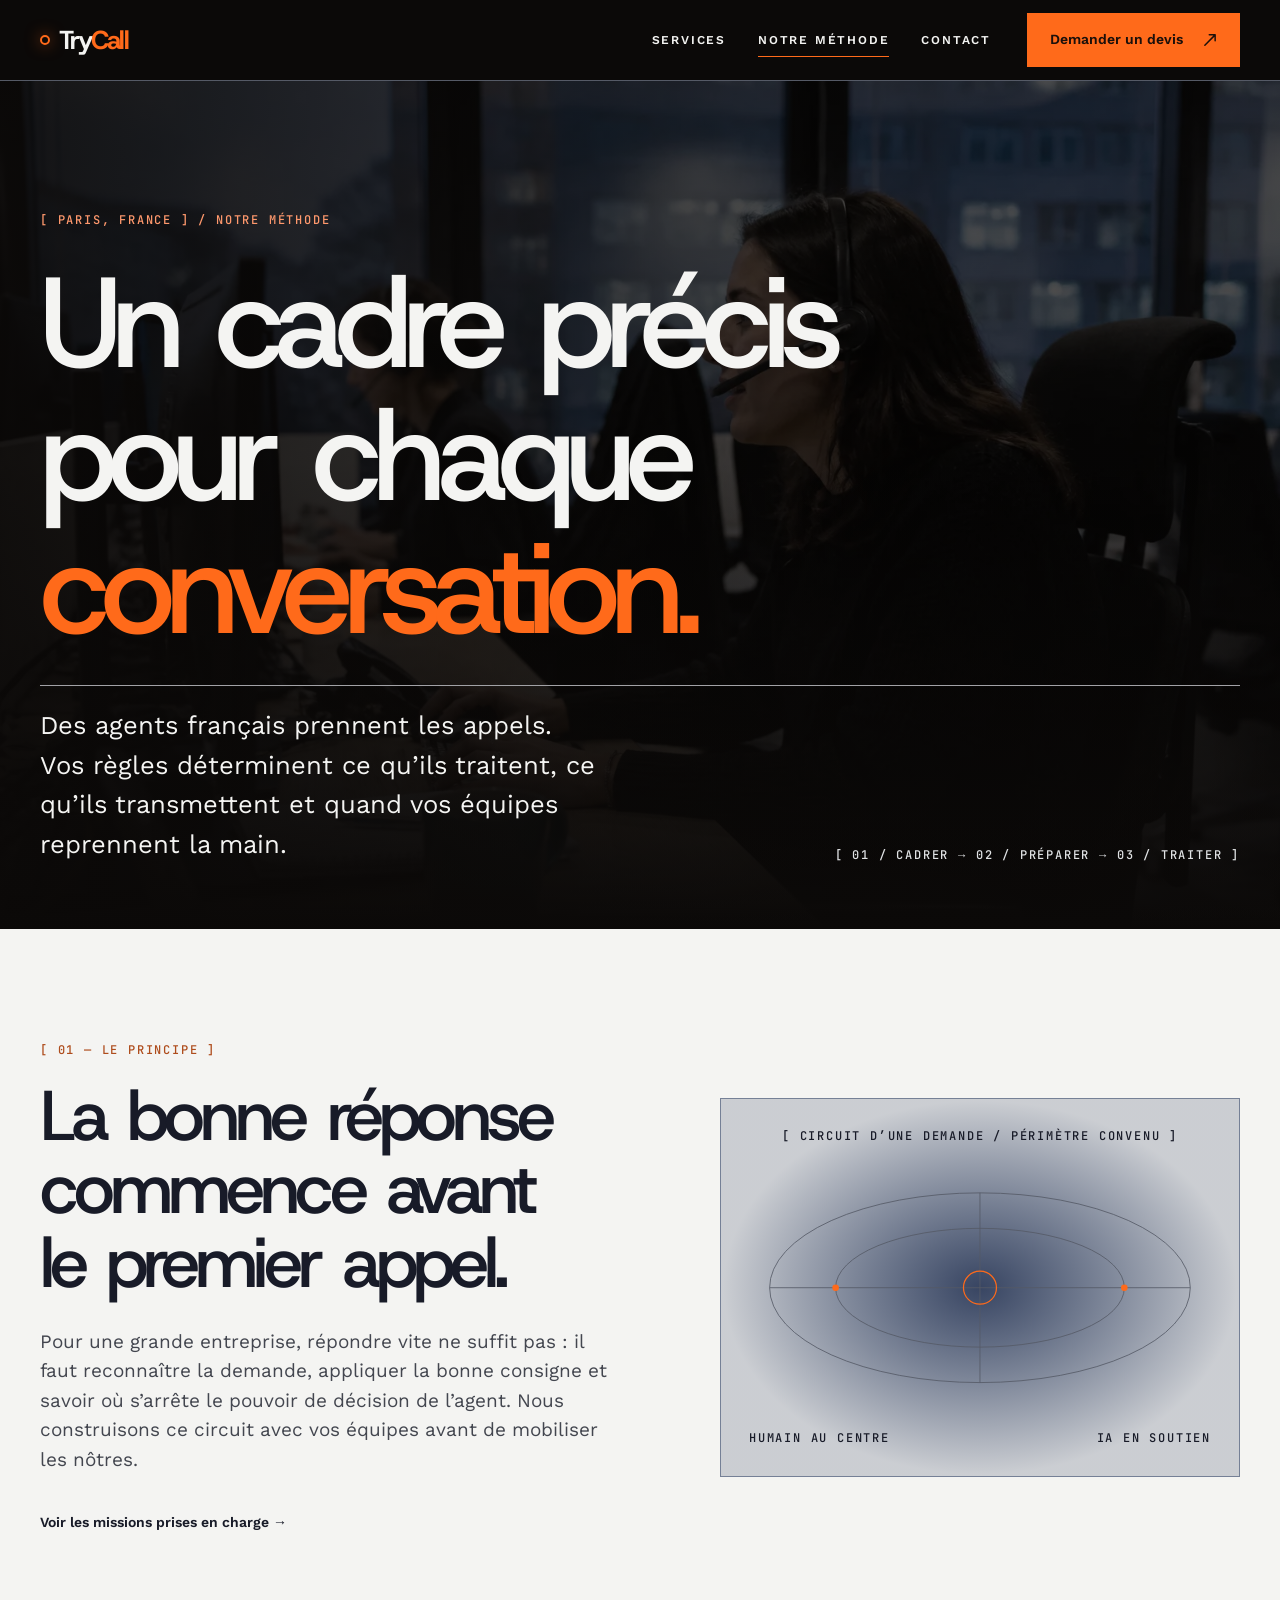
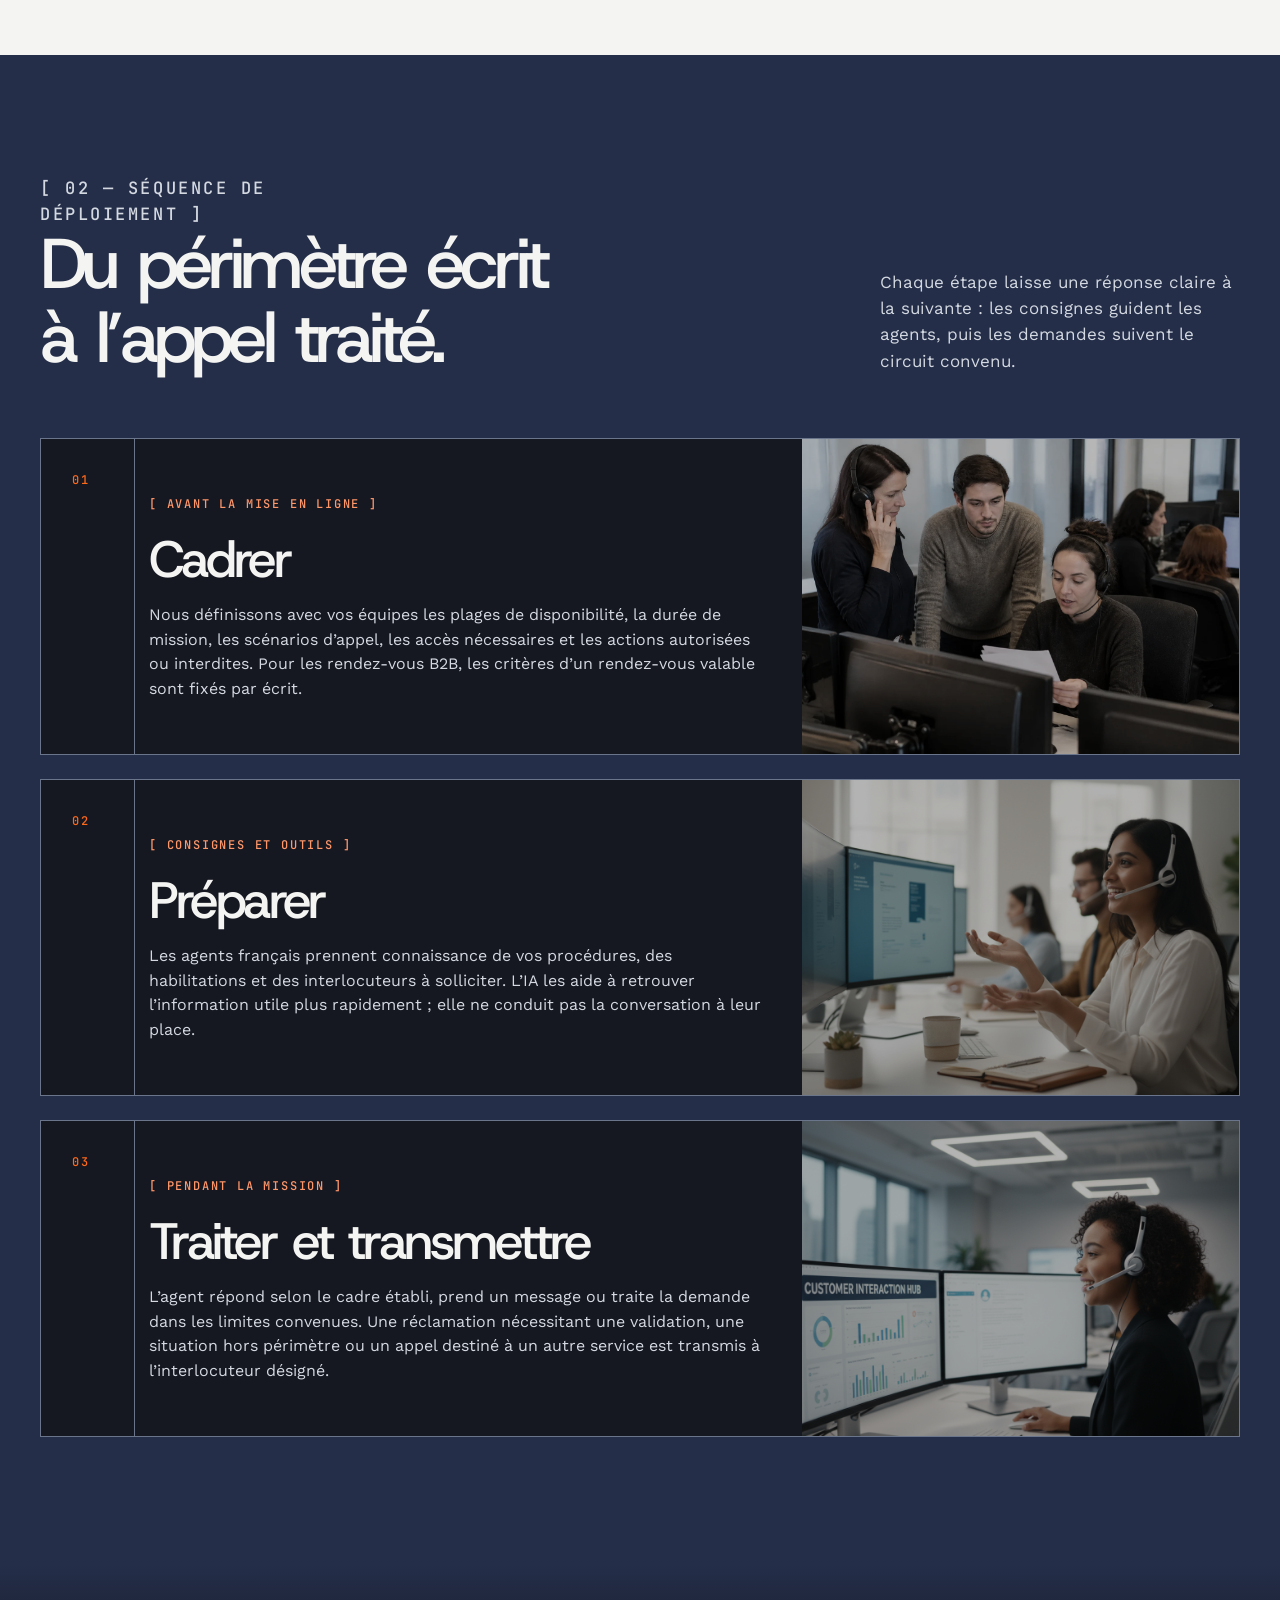
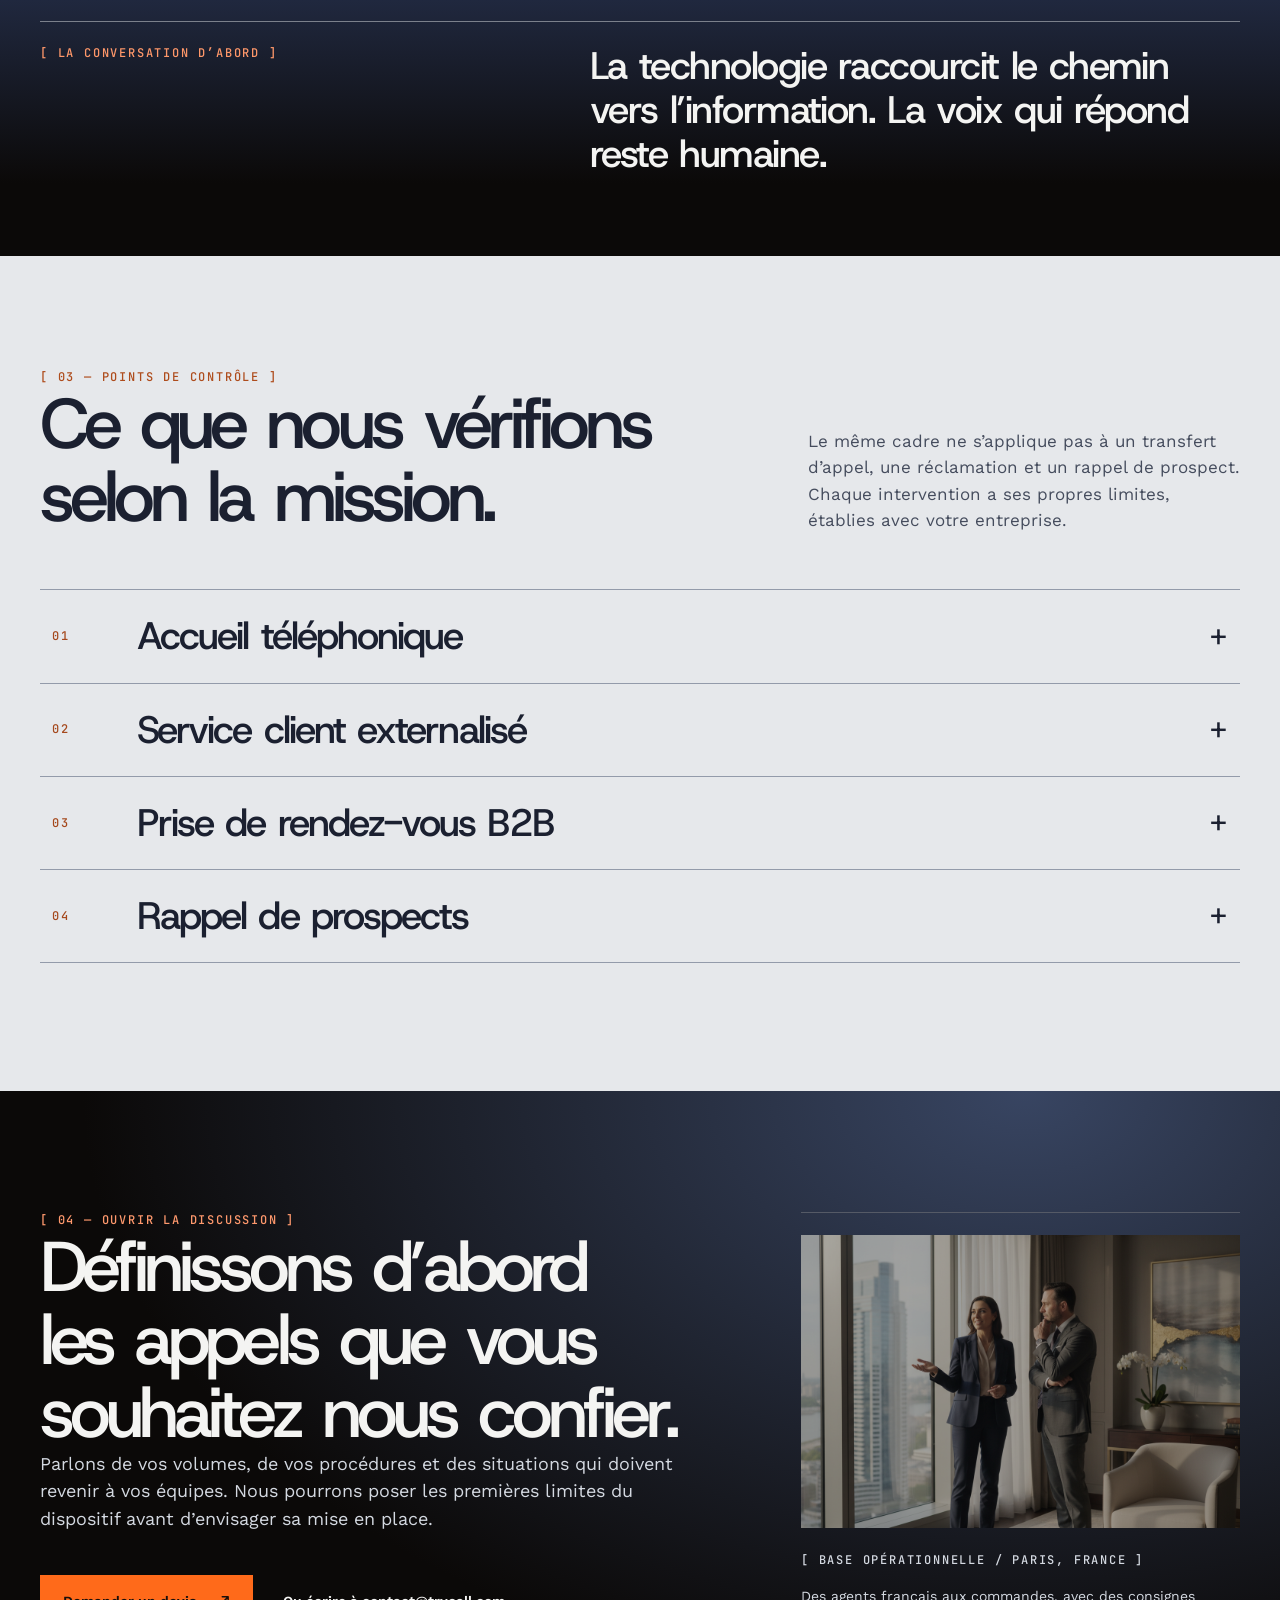
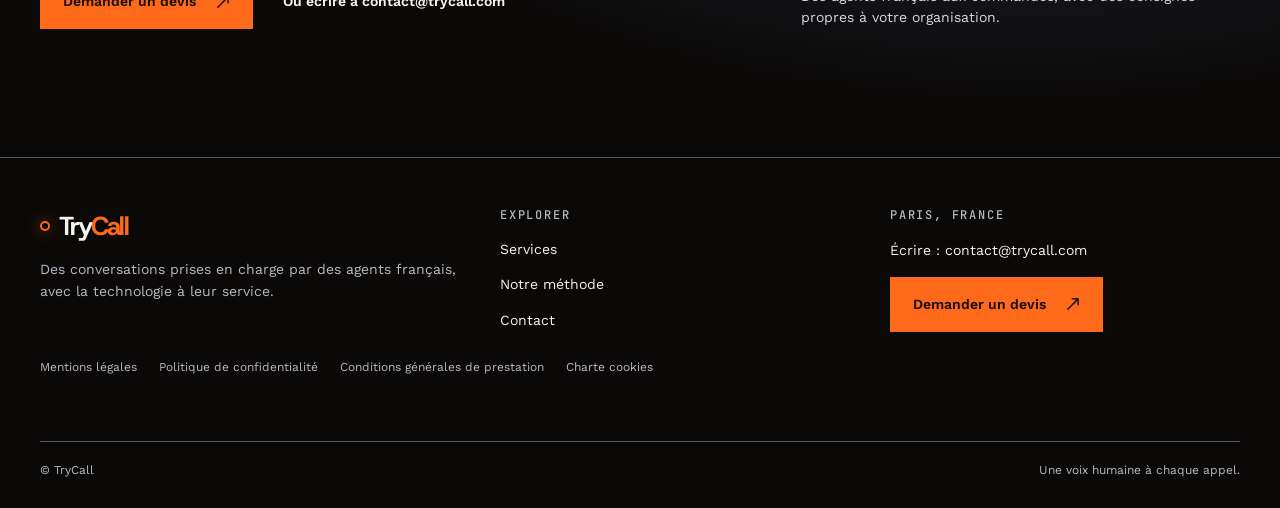
<file: methode/index.html>
<!DOCTYPE html>
<html lang="fr">
<head>
<meta charset="utf-8">
<meta name="viewport" content="width=device-width, initial-scale=1">
<title>Notre méthode — TryCall</title>
<meta name="description" content="Découvrez comment TryCall cadre les appels, prépare ses agents français et transmet chaque demande selon les règles de votre entreprise.">
<link rel="icon" type="image/svg+xml" href="../assets/favicon.svg">
<meta property="og:type" content="website">
<meta property="og:site_name" content="TryCall">
<meta property="og:title" content="Notre méthode — TryCall">
<meta property="og:description" content="Un cadre précis pour chaque conversation : cadrer, préparer, traiter et transmettre.">
<meta property="og:image" content="../assets/og-image.png">
<meta property="og:locale" content="fr_FR">
<link rel="stylesheet" href="../assets/css/style.css">
</head>
<body>
<a class="skip-link" href="#contenu">Aller au contenu</a>

<header>
  <div class="x-wrap x-header-inner">
    <!-- TODO: remplacer par le vrai logo TryCall -->
    <a class="x-brand" href="../index.html" aria-label="TryCall, accueil">
      <span class="x-brand-mark" aria-hidden="true"></span><span class="x-ids-text">Try<span class="x-brand-call">Call</span></span>
    </a>
    <nav class="x-nav-links" aria-label="Navigation principale">
      <a href="../services/index.html">Services</a>
      <a href="index.html" aria-current="page">Notre méthode</a>
      <a href="../contact/index.html">Contact</a>
    </nav>
    <div class="x-header-actions">
      <a class="ids-design-btn ids-design-btn--primary" href="mailto:contact@trycall.com?subject=Demande%20de%20devis%20-%20TryCall">
        <span class="ids-design-btn__label">Demander un devis</span>
        <svg class="ids-design-btn__icon" aria-hidden="true" viewBox="0 0 20 20" fill="none" width="24" height="24"><path fill="currentColor" d="M15.943 4.463a.8.8 0 0 0-.161-.242l-.002-.001-.001-.002A.75.75 0 0 0 15.25 4H9.24a.75.75 0 0 0 0 1.5h4.2l-9.22 9.22a.75.75 0 1 0 1.06 1.06l9.22-9.22v4.2a.75.75 0 0 0 1.5 0V4.75a.8.8 0 0 0-.057-.287"></path></svg>
      </a>
    </div>
    <div class="x-menu-control">
      <button type="button" aria-label="Ouvrir le menu" aria-expanded="false" data-menu-open>
        <svg aria-hidden="true" viewBox="0 0 24 24" fill="none" stroke="currentColor" stroke-width="1.5"><path d="M2 6h20M2 12h20M2 18h20"></path></svg>
      </button>
    </div>
  </div>
</header>

<div class="x-mobile-menu" id="mobile-menu">
  <button class="x-mobile-menu-close" type="button" aria-label="Fermer le menu" data-menu-open>
    <svg aria-hidden="true" viewBox="0 0 24 24" fill="none" stroke="currentColor" stroke-width="1.5"><path d="M5 5l14 14M19 5L5 19"></path></svg>
  </button>
  <nav aria-label="Navigation mobile">
    <a href="../services/index.html">Services <span>01</span></a>
    <a href="index.html">Notre méthode <span>02</span></a>
    <a href="../contact/index.html">Contact <span>03</span></a>
    <a href="mailto:contact@trycall.com?subject=Demande%20de%20devis%20-%20TryCall">Demander un devis <span>04</span></a>
  </nav>
</div>

<main id="contenu">

  <!-- ==================== OUVERTURE ==================== -->
  <div id="methode-opening">
    <section class="x-methode-opening" aria-label="Introduction de la méthode">
      <div class="x-methode-opening-photo" aria-hidden="true">
        <img src="../assets/img/faae04f6-a051-4291-ba27-2af536aa261d-T6RKKt4YB7pBNNWseYpsQbmdLOEQ3G.webp" alt="" width="1536" height="1024" fetchpriority="high">
      </div>
      <div class="x-wrap x-methode-opening-inner">
        <p class="x-eyebrow" data-reveal>[ Paris, France ] / Notre méthode</p>
        <h1>Un cadre précis pour chaque <em>conversation.</em></h1>
        <div class="x-methode-opening-bottom">
          <p>Des agents français prennent les appels. Vos règles déterminent ce qu’ils traitent, ce qu’ils transmettent et quand vos équipes reprennent la main.</p>
          <span class="x-micro">[ 01 / Cadrer → 02 / Préparer → 03 / Traiter ]</span>
        </div>
      </div>
    </section>
  </div>

  <!-- ==================== [01] LE PRINCIPE ==================== -->
  <div id="methode-intro">
    <section class="x-methode-intro" aria-label="Le principe">
      <div class="x-wrap x-methode-intro-grid">
        <div class="x-methode-intro-copy">
          <p class="x-eyebrow" data-reveal>[ 01 — Le principe ]</p>
          <h2>La bonne réponse commence avant le premier appel.</h2>
          <p>Pour une grande entreprise, répondre vite ne suffit pas&nbsp;: il faut reconnaître la demande, appliquer la bonne consigne et savoir où s’arrête le pouvoir de décision de l’agent. Nous construisons ce circuit avec vos équipes avant de mobiliser les nôtres.</p>
          <div class="x-methode-intro-actions">
            <a class="ids-design-btn ids-design-btn--link" href="../services/index.html">
              <span class="ids-design-btn__label">Voir les missions prises en charge <span aria-hidden="true">→</span></span>
            </a>
          </div>
        </div>
        <div class="x-methode-diagram" data-reveal>
          <span class="x-micro">[ Circuit d’une demande / périmètre convenu ]</span>
          <svg aria-hidden="true" viewBox="0 0 560 300" fill="none">
            <ellipse class="x-d-line" cx="280" cy="150" rx="255" ry="115"></ellipse>
            <ellipse class="x-d-line" cx="280" cy="150" rx="175" ry="72"></ellipse>
            <line class="x-d-line" x1="25" y1="150" x2="535" y2="150"></line>
            <line class="x-d-line" x1="280" y1="35" x2="280" y2="265"></line>
            <circle class="x-d-accent" cx="280" cy="150" r="20"></circle>
            <circle class="x-d-dot" cx="105" cy="150" r="4"></circle>
            <circle class="x-d-dot" cx="455" cy="150" r="4"></circle>
          </svg>
          <div class="x-methode-diagram-foot x-micro">
            <span>Humain au centre</span>
            <span>IA en soutien</span>
          </div>
        </div>
      </div>
    </section>
  </div>

  <!-- ==================== [02] SÉQUENCE DE DÉPLOIEMENT ==================== -->
  <div id="methode-sequence">
    <section class="x-methode-sequence" aria-label="Séquence de déploiement">
      <div class="x-wrap">
        <div class="x-section-head">
          <div>
            <p class="x-eyebrow" data-reveal>[ 02 — Séquence de déploiement ]</p>
            <h2>Du périmètre écrit à l’appel traité.</h2>
          </div>
          <p>Chaque étape laisse une réponse claire à la suivante&nbsp;: les consignes guident les agents, puis les demandes suivent le circuit convenu.</p>
        </div>
        <div class="x-methode-timeline">
          <span class="x-methode-timeline-line" aria-hidden="true" data-progress></span>
          <article class="x-methode-step">
            <span class="x-methode-step-no x-index">01</span>
            <div class="x-methode-step-copy">
              <span class="x-micro">[ Avant la mise en ligne ]</span>
              <h3>Cadrer</h3>
              <p>Nous définissons avec vos équipes les plages de disponibilité, la durée de mission, les scénarios d’appel, les accès nécessaires et les actions autorisées ou interdites. Pour les rendez-vous B2B, les critères d’un rendez-vous valable sont fixés par écrit.</p>
            </div>
            <div class="x-methode-step-frame">
              <img src="../assets/img/389dae81-2cd9-42f0-bf32-1cd2af2327f8-xckFQyH4ooIQ67PE6xkcy1AaF6Y9aG.webp" alt="Une équipe examine ensemble les procédures de traitement des appels" width="1536" height="1024" loading="lazy">
            </div>
          </article>
          <article class="x-methode-step">
            <span class="x-methode-step-no x-index">02</span>
            <div class="x-methode-step-copy">
              <span class="x-micro">[ Consignes et outils ]</span>
              <h3>Préparer</h3>
              <p>Les agents français prennent connaissance de vos procédures, des habilitations et des interlocuteurs à solliciter. L’IA les aide à retrouver l’information utile plus rapidement&nbsp;; elle ne conduit pas la conversation à leur place.</p>
            </div>
            <div class="x-methode-step-frame">
              <img src="../assets/img/5266e685-cf33-4a21-8895-2bc98f98a01f-AcEyh8lnrYrTAwtg7NXnTKvz8kJzg9.png" alt="Une agente prépare sa prise d’appels et consulte les consignes de la mission" width="1344" height="768" loading="lazy">
            </div>
          </article>
          <article class="x-methode-step">
            <span class="x-methode-step-no x-index">03</span>
            <div class="x-methode-step-copy">
              <span class="x-micro">[ Pendant la mission ]</span>
              <h3>Traiter et transmettre</h3>
              <p>L’agent répond selon le cadre établi, prend un message ou traite la demande dans les limites convenues. Une réclamation nécessitant une validation, une situation hors périmètre ou un appel destiné à un autre service est transmis à l’interlocuteur désigné.</p>
            </div>
            <div class="x-methode-step-frame">
              <img src="../assets/img/b2cdbc76-49a1-47f2-8c11-0b90372b3c13-R6xTjobSo7b9Nvgx5VuMTkfQkWU4ao.png" alt="Un agent traite un appel pendant qu’une collègue coordonne les demandes à transmettre" width="1344" height="768" loading="lazy">
            </div>
          </article>
        </div>
      </div>
    </section>
  </div>

  <!-- ==================== HORIZON ==================== -->
  <div id="methode-horizon">
    <section class="x-methode-horizon" aria-label="La conversation d'abord">
      <div class="x-wrap x-methode-horizon-inner">
        <span class="x-micro">[ La conversation d’abord ]</span>
        <p>La technologie raccourcit le chemin vers l’information. La voix qui répond reste humaine.</p>
      </div>
    </section>
  </div>

  <!-- ==================== [03] POINTS DE CONTRÔLE ==================== -->
  <div id="methode-controls">
    <section class="x-methode-controls" aria-label="Points de contrôle">
      <div class="x-wrap">
        <div class="x-methode-controls-head">
          <div>
            <p class="x-eyebrow" data-reveal>[ 03 — Points de contrôle ]</p>
            <h2>Ce que nous vérifions selon la mission.</h2>
          </div>
          <p>Le même cadre ne s’applique pas à un transfert d’appel, une réclamation et un rappel de prospect. Chaque intervention a ses propres limites, établies avec votre entreprise.</p>
        </div>
        <div class="x-methode-control-list">
          <details class="x-methode-control">
            <summary>
              <span class="x-index">01</span>
              <strong>Accueil téléphonique</strong>
              <span class="x-methode-plus" aria-hidden="true">+</span>
            </summary>
            <div class="x-methode-control-body">
              <p>Nous convenons des plages pendant lesquelles les agents répondent au nom de votre entreprise, de la durée de leur mobilisation et des consignes de prise de message ou de transfert. Les actions permises et interdites sont explicitées avant le démarrage.</p>
              <img src="../assets/img/e3911723-7873-4113-bd23-47bce49e1c19-luCBj7Surw0sAX9idMaIkCoDS2nPHT.png" alt="Une agente note un message reçu par téléphone" width="1344" height="768" loading="lazy">
            </div>
          </details>
          <details class="x-methode-control">
            <summary>
              <span class="x-index">02</span>
              <strong>Service client externalisé</strong>
              <span class="x-methode-plus" aria-hidden="true">+</span>
            </summary>
            <div class="x-methode-control-body">
              <p>Pour le suivi des commandes, les demandes et les réclamations, nous précisons l’accès à vos outils, les habilitations, les procédures de traitement et les cas à vous transmettre. Les décisions qui exigent votre validation restent entre vos mains.</p>
              <img src="../assets/img/75d24083-83de-4ba5-a5bd-0dd0ac9cbdec-Dp9FHHta1sivfGsuzazIJUgPOKJpFD.png" alt="Un agent échange avec une responsable sur une réclamation client" width="1344" height="768" loading="lazy">
            </div>
          </details>
          <details class="x-methode-control">
            <summary>
              <span class="x-index">03</span>
              <strong>Prise de rendez-vous B2B</strong>
              <span class="x-methode-plus" aria-hidden="true">+</span>
            </summary>
            <div class="x-methode-control-body">
              <p>Nous recontactons les entreprises ayant formulé une demande ou manifesté un besoin d’information. Avant les appels, nous fixons par écrit le profil de l’entreprise, l’interlocuteur attendu, l’objet du rendez-vous et ses conditions de confirmation.</p>
              <img src="../assets/img/90e27325-df2f-4062-a694-1aaa2aa41b76-VjyOdumencCWcqqlSfAqFh5lWC88NE.png" alt="Une agente rappelle un interlocuteur professionnel depuis son poste" width="1344" height="768" loading="lazy">
            </div>
          </details>
          <details class="x-methode-control">
            <summary>
              <span class="x-index">04</span>
              <strong>Rappel de prospects</strong>
              <span class="x-methode-plus" aria-hidden="true">+</span>
            </summary>
            <div class="x-methode-control-body">
              <p>Nous vérifions les éléments justifiant la conformité des rappels au cadre légal applicable, ainsi que l’origine, l’objet et le périmètre des demandes initiales. Les informations communicables et les suites que l’agent peut proposer sont définies avant la campagne.</p>
              <img src="../assets/img/febe28bd-12e6-4a17-9cdf-adb4cd593af6-RACjOLsGp9sMGCFcC6nq7nNFe5ElG3.png" alt="Un agent effectue un rappel dans le cadre d’une demande d’information" width="1344" height="768" loading="lazy">
            </div>
          </details>
        </div>
      </div>
    </section>
  </div>

  <!-- ==================== [04] OUVRIR LA DISCUSSION ==================== -->
  <div id="methode-close">
    <section class="x-methode-close" aria-label="Ouvrir la discussion">
      <div class="x-wrap x-methode-close-grid">
        <div class="x-methode-close-copy">
          <p class="x-eyebrow" data-reveal>[ 04 — Ouvrir la discussion ]</p>
          <h2>Définissons d’abord les appels que vous souhaitez nous confier.</h2>
          <p>Parlons de vos volumes, de vos procédures et des situations qui doivent revenir à vos équipes. Nous pourrons poser les premières limites du dispositif avant d’envisager sa mise en place.</p>
          <div class="x-methode-close-actions">
            <a class="ids-design-btn ids-design-btn--primary" href="mailto:contact@trycall.com?subject=Demande%20de%20devis%20-%20TryCall">
              <span class="ids-design-btn__label">Demander un devis</span>
              <svg class="ids-design-btn__icon" aria-hidden="true" viewBox="0 0 20 20" fill="none" width="24" height="24"><path fill="currentColor" d="M15.943 4.463a.8.8 0 0 0-.161-.242l-.002-.001-.001-.002A.75.75 0 0 0 15.25 4H9.24a.75.75 0 0 0 0 1.5h4.2l-9.22 9.22a.75.75 0 1 0 1.06 1.06l9.22-9.22v4.2a.75.75 0 0 0 1.5 0V4.75a.8.8 0 0 0-.057-.287"></path></svg>
            </a>
            <a class="ids-design-btn ids-design-btn--link" href="mailto:contact@trycall.com">Ou écrire à contact@trycall.com</a>
          </div>
        </div>
        <aside class="x-methode-close-aside">
          <img src="../assets/img/0a19bba8-94cc-4a54-998a-cebf0fae2536-XZKUNATPgfpeC1JpNrFaRmYAGESydu.png" alt="Une équipe de relation client travaille ensemble dans un bureau parisien" width="1344" height="768" loading="lazy">
          <span class="x-micro">[ Base opérationnelle / Paris, France ]</span>
          <p>Des agents français aux commandes, avec des consignes propres à votre organisation.</p>
        </aside>
      </div>
    </section>
  </div>

</main>

<footer>
  <div class="x-wrap">
    <div class="x-footer-grid">
      <div>
        <!-- TODO: remplacer par le vrai logo TryCall -->
        <a class="x-brand" href="../index.html" aria-label="TryCall, accueil">
          <span class="x-brand-mark" aria-hidden="true"></span><span class="x-ids-text">Try<span class="x-brand-call">Call</span></span>
        </a>
        <p>Des conversations prises en charge par des agents français, avec la technologie à leur service.</p>
      </div>
      <nav class="x-footer-links" aria-label="Explorer">
        <span class="x-micro x-soft">Explorer</span>
        <a href="../services/index.html">Services</a>
        <a href="index.html">Notre méthode</a>
        <a href="../contact/index.html">Contact</a>
      </nav>
      <div class="x-footer-cta">
        <span class="x-micro x-soft">Paris, France</span>
        <a class="x-mail" href="mailto:contact@trycall.com">Écrire&nbsp;: contact@trycall.com</a>
        <a class="ids-design-btn ids-design-btn--primary" href="mailto:contact@trycall.com?subject=Demande%20de%20devis%20-%20TryCall">
          <span class="ids-design-btn__label">Demander un devis</span>
          <svg class="ids-design-btn__icon" aria-hidden="true" viewBox="0 0 20 20" fill="none" width="24" height="24"><path fill="currentColor" d="M15.943 4.463a.8.8 0 0 0-.161-.242l-.002-.001-.001-.002A.75.75 0 0 0 15.25 4H9.24a.75.75 0 0 0 0 1.5h4.2l-9.22 9.22a.75.75 0 1 0 1.06 1.06l9.22-9.22v4.2a.75.75 0 0 0 1.5 0V4.75a.8.8 0 0 0-.057-.287"></path></svg>
        </a>
      </div>
    </div>
    <nav class="x-footer-legal" aria-label="Informations légales">
      <a href="../mentions-legales/index.html">Mentions légales</a>
      <a href="../politique-de-confidentialite/index.html">Politique de confidentialité</a>
      <a href="../conditions-generales-de-prestation/index.html">Conditions générales de prestation</a>
      <a href="../charte-cookies/index.html">Charte cookies</a>
    </nav>
    <div class="x-footer-bottom">
      <span>© TryCall</span>
      <span>Une voix humaine à chaque appel.</span>
    </div>
  </div>
</footer>

<script src="../assets/js/main.js" defer></script>
</body>
</html>
</file>
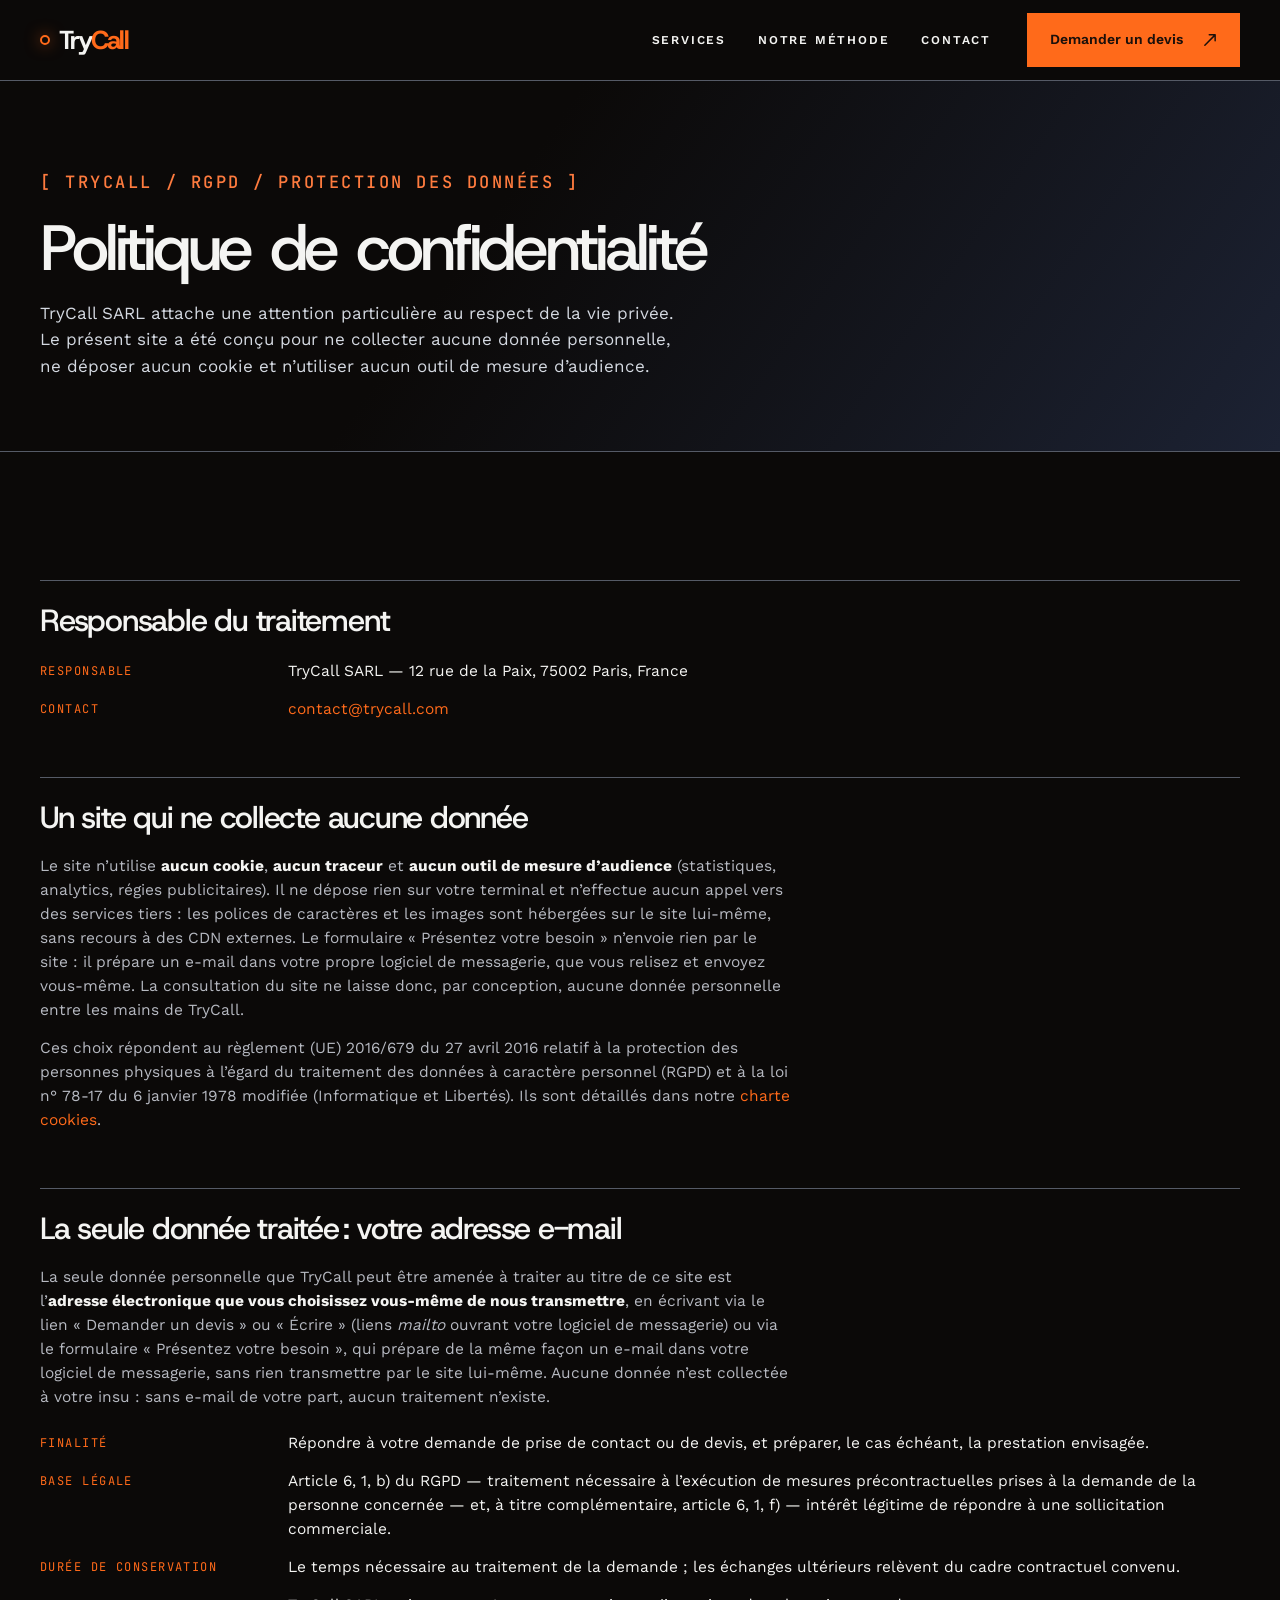
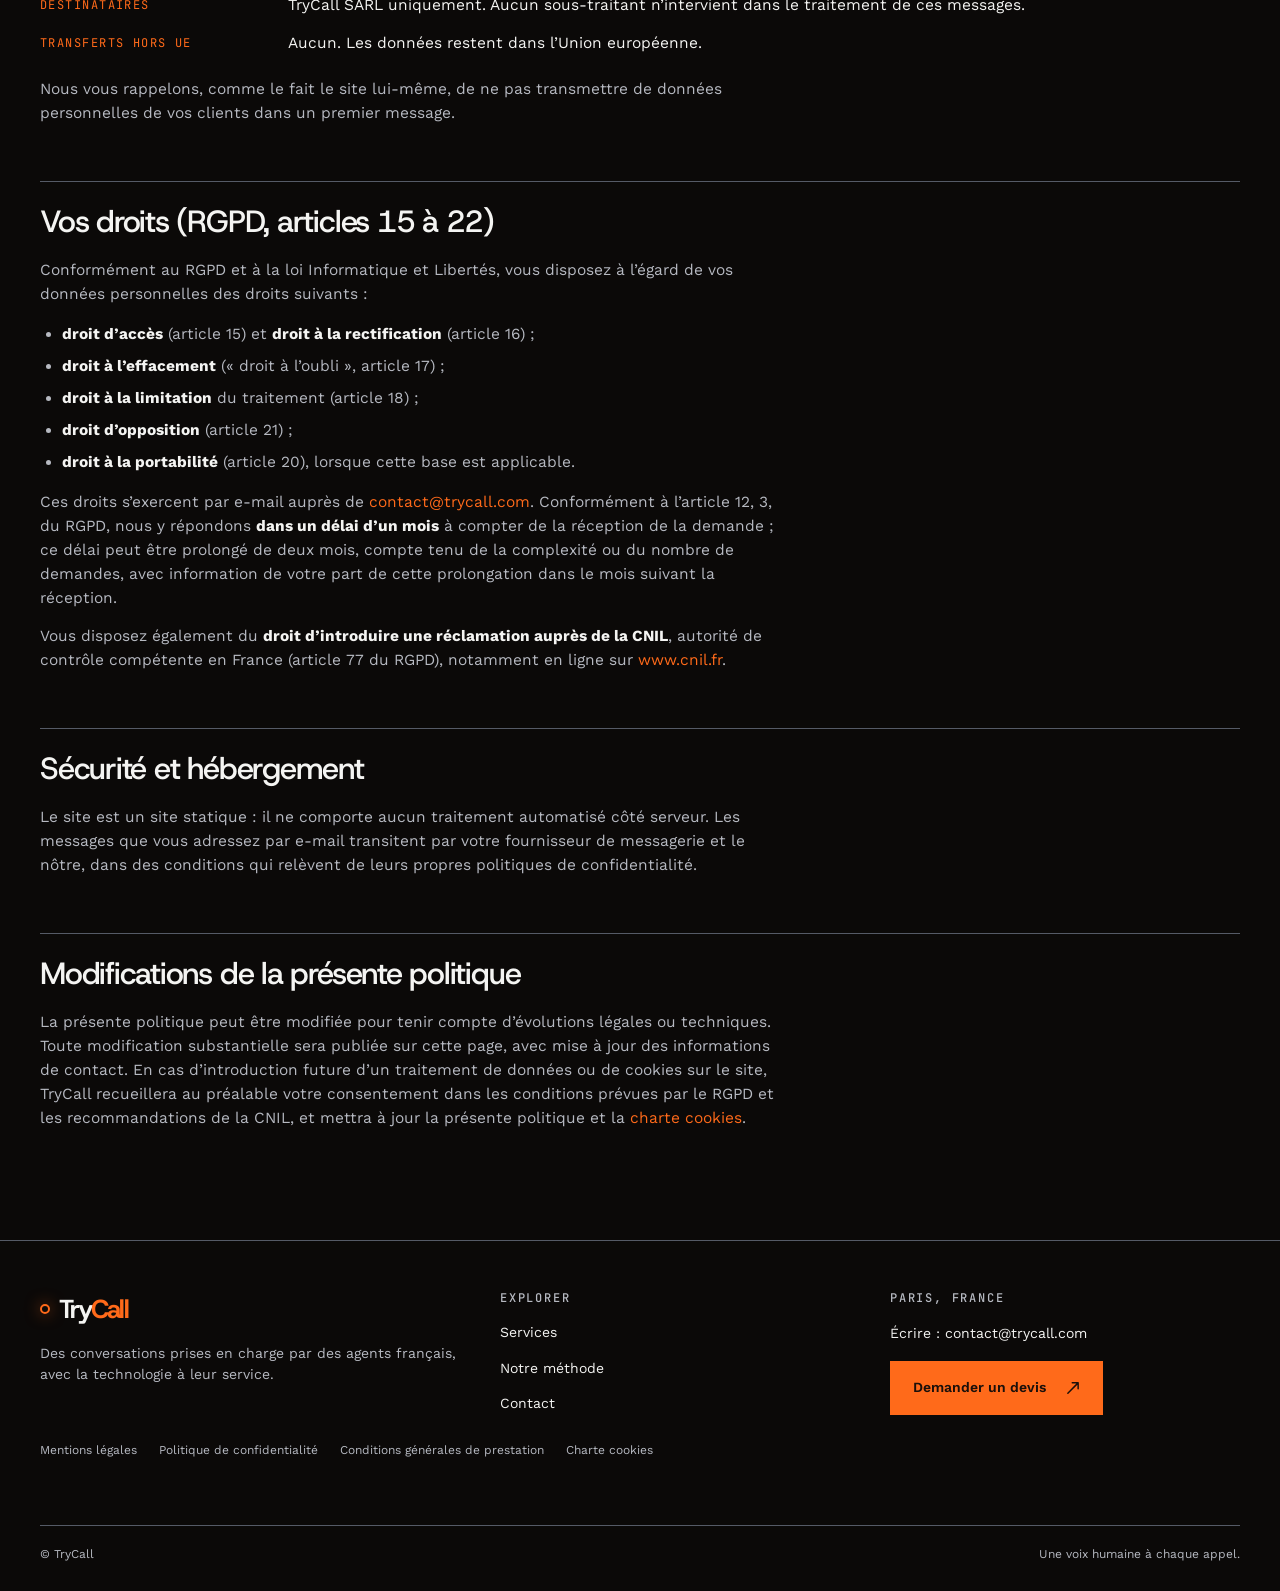
<file: politique-de-confidentialite/index.html>
<!DOCTYPE html>
<html lang="fr">
<head>
<meta charset="utf-8">
<meta name="viewport" content="width=device-width, initial-scale=1">
<title>Politique de confidentialité — TryCall</title>
<meta name="description" content="Politique de confidentialité de TryCall : un site sans collecte de données, sans cookie et sans outil de mesure d’audience, conforme au RGPD.">
<link rel="icon" type="image/svg+xml" href="../assets/favicon.svg">
<link rel="stylesheet" href="../assets/css/style.css">
</head>
<body>
<a class="skip-link" href="#contenu">Aller au contenu</a>

<header>
  <div class="x-wrap x-header-inner">
    <!-- TODO: remplacer par le vrai logo TryCall -->
    <a class="x-brand" href="../index.html" aria-label="TryCall, accueil">
      <span class="x-brand-mark" aria-hidden="true"></span><span class="x-ids-text">Try<span class="x-brand-call">Call</span></span>
    </a>
    <nav class="x-nav-links" aria-label="Navigation principale">
      <a href="../services/index.html">Services</a>
      <a href="../methode/index.html">Notre méthode</a>
      <a href="../contact/index.html">Contact</a>
    </nav>
    <div class="x-header-actions">
      <a class="ids-design-btn ids-design-btn--primary" href="mailto:contact@trycall.com?subject=Demande%20de%20devis%20-%20TryCall">
        <span class="ids-design-btn__label">Demander un devis</span>
        <svg class="ids-design-btn__icon" aria-hidden="true" viewBox="0 0 20 20" fill="none" width="24" height="24"><path fill="currentColor" d="M15.943 4.463a.8.8 0 0 0-.161-.242l-.002-.001-.001-.002A.75.75 0 0 0 15.25 4H9.24a.75.75 0 0 0 0 1.5h4.2l-9.22 9.22a.75.75 0 1 0 1.06 1.06l9.22-9.22v4.2a.75.75 0 0 0 1.5 0V4.75a.8.8 0 0 0-.057-.287"></path></svg>
      </a>
    </div>
    <div class="x-menu-control">
      <button type="button" aria-label="Ouvrir le menu" aria-expanded="false" data-menu-open>
        <svg aria-hidden="true" viewBox="0 0 24 24" fill="none" stroke="currentColor" stroke-width="1.5"><path d="M2 6h20M2 12h20M2 18h20"></path></svg>
      </button>
    </div>
  </div>
</header>

<div class="x-mobile-menu" id="mobile-menu">
  <button class="x-mobile-menu-close" type="button" aria-label="Fermer le menu" data-menu-open>
    <svg aria-hidden="true" viewBox="0 0 24 24" fill="none" stroke="currentColor" stroke-width="1.5"><path d="M5 5l14 14M19 5L5 19"></path></svg>
  </button>
  <nav aria-label="Navigation mobile">
    <a href="../services/index.html">Services <span>01</span></a>
    <a href="../methode/index.html">Notre méthode <span>02</span></a>
    <a href="../contact/index.html">Contact <span>03</span></a>
    <a href="mailto:contact@trycall.com?subject=Demande%20de%20devis%20-%20TryCall">Demander un devis <span>04</span></a>
  </nav>
</div>

<main id="contenu">

  <section class="x-legal-hero" aria-label="Politique de confidentialité">
    <div class="x-wrap">
      <p class="x-eyebrow" data-reveal>[ TryCall / RGPD / Protection des données ]</p>
      <h1>Politique de confidentialité</h1>
      <p>TryCall SARL attache une attention particulière au respect de la vie privée. Le présent site a été conçu pour ne collecter aucune donnée personnelle, ne déposer aucun cookie et n’utiliser aucun outil de mesure d’audience.</p>
    </div>
  </section>

  <section class="x-legal-body" aria-label="Contenu de la politique de confidentialité">
    <div class="x-wrap">

      <h2 id="responsable">Responsable du traitement</h2>
      <dl>
        <dt>Responsable</dt>
        <dd>TryCall SARL — 12 rue de la Paix, 75002 Paris, France</dd>
        <dt>Contact</dt>
        <dd><a href="mailto:contact@trycall.com">contact@trycall.com</a></dd>
      </dl>

      <h2 id="collecte">Un site qui ne collecte aucune donnée</h2>
      <p>Le site n’utilise <strong>aucun cookie</strong>, <strong>aucun traceur</strong> et <strong>aucun outil de mesure d’audience</strong> (statistiques, analytics, régies publicitaires). Il ne dépose rien sur votre terminal et n’effectue aucun appel vers des services tiers&nbsp;: les polices de caractères et les images sont hébergées sur le site lui-même, sans recours à des CDN externes. Le formulaire «&nbsp;Présentez votre besoin&nbsp;» n’envoie rien par le site&nbsp;: il prépare un e-mail dans votre propre logiciel de messagerie, que vous relisez et envoyez vous-même. La consultation du site ne laisse donc, par conception, aucune donnée personnelle entre les mains de TryCall.</p>
      <p>Ces choix répondent au règlement (UE) 2016/679 du 27 avril 2016 relatif à la protection des personnes physiques à l’égard du traitement des données à caractère personnel (RGPD) et à la loi n°&nbsp;78-17 du 6 janvier 1978 modifiée (Informatique et Libertés). Ils sont détaillés dans notre <a href="../charte-cookies/index.html">charte cookies</a>.</p>

      <h2 id="mail">La seule donnée traitée&nbsp;: votre adresse e-mail</h2>
      <p>La seule donnée personnelle que TryCall peut être amenée à traiter au titre de ce site est l’<strong>adresse électronique que vous choisissez vous-même de nous transmettre</strong>, en écrivant via le lien «&nbsp;Demander un devis&nbsp;» ou «&nbsp;Écrire&nbsp;» (liens <em>mailto</em> ouvrant votre logiciel de messagerie) ou via le formulaire «&nbsp;Présentez votre besoin&nbsp;», qui prépare de la même façon un e-mail dans votre logiciel de messagerie, sans rien transmettre par le site lui-même. Aucune donnée n’est collectée à votre insu&nbsp;: sans e-mail de votre part, aucun traitement n’existe.</p>
      <dl>
        <dt>Finalité</dt>
        <dd>Répondre à votre demande de prise de contact ou de devis, et préparer, le cas échéant, la prestation envisagée.</dd>
        <dt>Base légale</dt>
        <dd>Article&nbsp;6, 1, b) du RGPD — traitement nécessaire à l’exécution de mesures précontractuelles prises à la demande de la personne concernée — et, à titre complémentaire, article&nbsp;6, 1, f) — intérêt légitime de répondre à une sollicitation commerciale.</dd>
        <dt>Durée de conservation</dt>
        <dd>Le temps nécessaire au traitement de la demande ; les échanges ultérieurs relèvent du cadre contractuel convenu.</dd>
        <dt>Destinataires</dt>
        <dd>TryCall SARL uniquement. Aucun sous-traitant n’intervient dans le traitement de ces messages.</dd>
        <dt>Transferts hors UE</dt>
        <dd>Aucun. Les données restent dans l’Union européenne.</dd>
      </dl>
      <p>Nous vous rappelons, comme le fait le site lui-même, de ne pas transmettre de données personnelles de vos clients dans un premier message.</p>

      <h2 id="droits">Vos droits (RGPD, articles 15 à 22)</h2>
      <p>Conformément au RGPD et à la loi Informatique et Libertés, vous disposez à l’égard de vos données personnelles des droits suivants&nbsp;:</p>
      <ul>
        <li><strong>droit d’accès</strong> (article&nbsp;15) et <strong>droit à la rectification</strong> (article&nbsp;16)&nbsp;;</li>
        <li><strong>droit à l’effacement</strong> («&nbsp;droit à l’oubli&nbsp;», article&nbsp;17)&nbsp;;</li>
        <li><strong>droit à la limitation</strong> du traitement (article&nbsp;18)&nbsp;;</li>
        <li><strong>droit d’opposition</strong> (article&nbsp;21)&nbsp;;</li>
        <li><strong>droit à la portabilité</strong> (article&nbsp;20), lorsque cette base est applicable.</li>
      </ul>
      <p>Ces droits s’exercent par e-mail auprès de <a href="mailto:contact@trycall.com">contact@trycall.com</a>. Conformément à l’article&nbsp;12, 3, du RGPD, nous y répondons <strong>dans un délai d’un mois</strong> à compter de la réception de la demande&nbsp;; ce délai peut être prolongé de deux mois, compte tenu de la complexité ou du nombre de demandes, avec information de votre part de cette prolongation dans le mois suivant la réception.</p>
      <p>Vous disposez également du <strong>droit d’introduire une réclamation auprès de la CNIL</strong>, autorité de contrôle compétente en France (article&nbsp;77 du RGPD), notamment en ligne sur <a href="https://www.cnil.fr" rel="noopener">www.cnil.fr</a>.</p>

      <h2 id="securite">Sécurité et hébergement</h2>
      <p>Le site est un site statique&nbsp;: il ne comporte aucun traitement automatisé côté serveur. Les messages que vous adressez par e-mail transitent par votre fournisseur de messagerie et le nôtre, dans des conditions qui relèvent de leurs propres politiques de confidentialité.</p>

      <h2 id="modifications">Modifications de la présente politique</h2>
      <p>La présente politique peut être modifiée pour tenir compte d’évolutions légales ou techniques. Toute modification substantielle sera publiée sur cette page, avec mise à jour des informations de contact. En cas d’introduction future d’un traitement de données ou de cookies sur le site, TryCall recueillera au préalable votre consentement dans les conditions prévues par le RGPD et les recommandations de la CNIL, et mettra à jour la présente politique et la <a href="../charte-cookies/index.html">charte cookies</a>.</p>

    </div>
  </section>

</main>

<footer>
  <div class="x-wrap">
    <div class="x-footer-grid">
      <div>
        <!-- TODO: remplacer par le vrai logo TryCall -->
        <a class="x-brand" href="../index.html" aria-label="TryCall, accueil">
          <span class="x-brand-mark" aria-hidden="true"></span><span class="x-ids-text">Try<span class="x-brand-call">Call</span></span>
        </a>
        <p>Des conversations prises en charge par des agents français, avec la technologie à leur service.</p>
      </div>
      <nav class="x-footer-links" aria-label="Explorer">
        <span class="x-micro x-soft">Explorer</span>
        <a href="../services/index.html">Services</a>
        <a href="../methode/index.html">Notre méthode</a>
        <a href="../contact/index.html">Contact</a>
      </nav>
      <div class="x-footer-cta">
        <span class="x-micro x-soft">Paris, France</span>
        <a class="x-mail" href="mailto:contact@trycall.com">Écrire&nbsp;: contact@trycall.com</a>
        <a class="ids-design-btn ids-design-btn--primary" href="mailto:contact@trycall.com?subject=Demande%20de%20devis%20-%20TryCall">
          <span class="ids-design-btn__label">Demander un devis</span>
          <svg class="ids-design-btn__icon" aria-hidden="true" viewBox="0 0 20 20" fill="none" width="24" height="24"><path fill="currentColor" d="M15.943 4.463a.8.8 0 0 0-.161-.242l-.002-.001-.001-.002A.75.75 0 0 0 15.25 4H9.24a.75.75 0 0 0 0 1.5h4.2l-9.22 9.22a.75.75 0 1 0 1.06 1.06l9.22-9.22v4.2a.75.75 0 0 0 1.5 0V4.75a.8.8 0 0 0-.057-.287"></path></svg>
        </a>
      </div>
    </div>
    <nav class="x-footer-legal" aria-label="Informations légales">
      <a href="../mentions-legales/index.html">Mentions légales</a>
      <a href="index.html">Politique de confidentialité</a>
      <a href="../conditions-generales-de-prestation/index.html">Conditions générales de prestation</a>
      <a href="../charte-cookies/index.html">Charte cookies</a>
    </nav>
    <div class="x-footer-bottom">
      <span>© TryCall</span>
      <span>Une voix humaine à chaque appel.</span>
    </div>
  </div>
</footer>

<script src="../assets/js/main.js" defer></script>
</body>
</html>
</file>
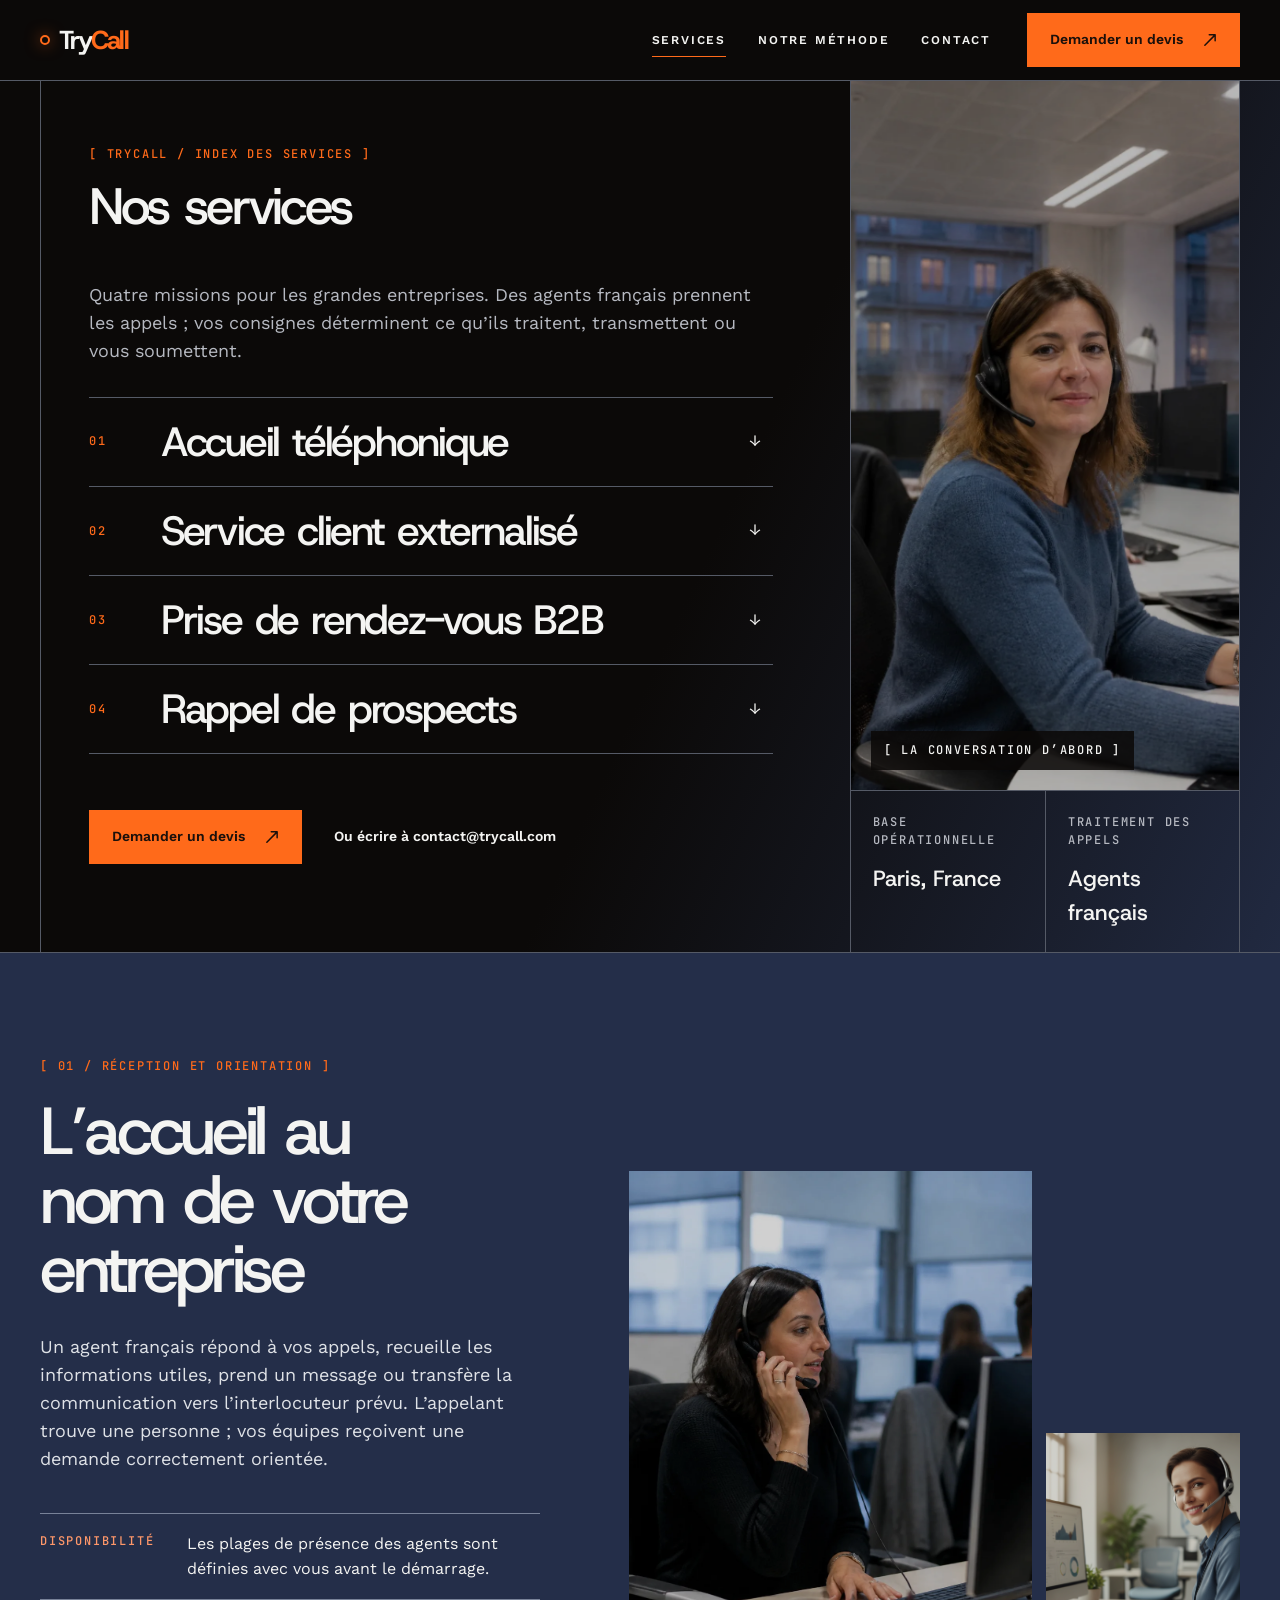
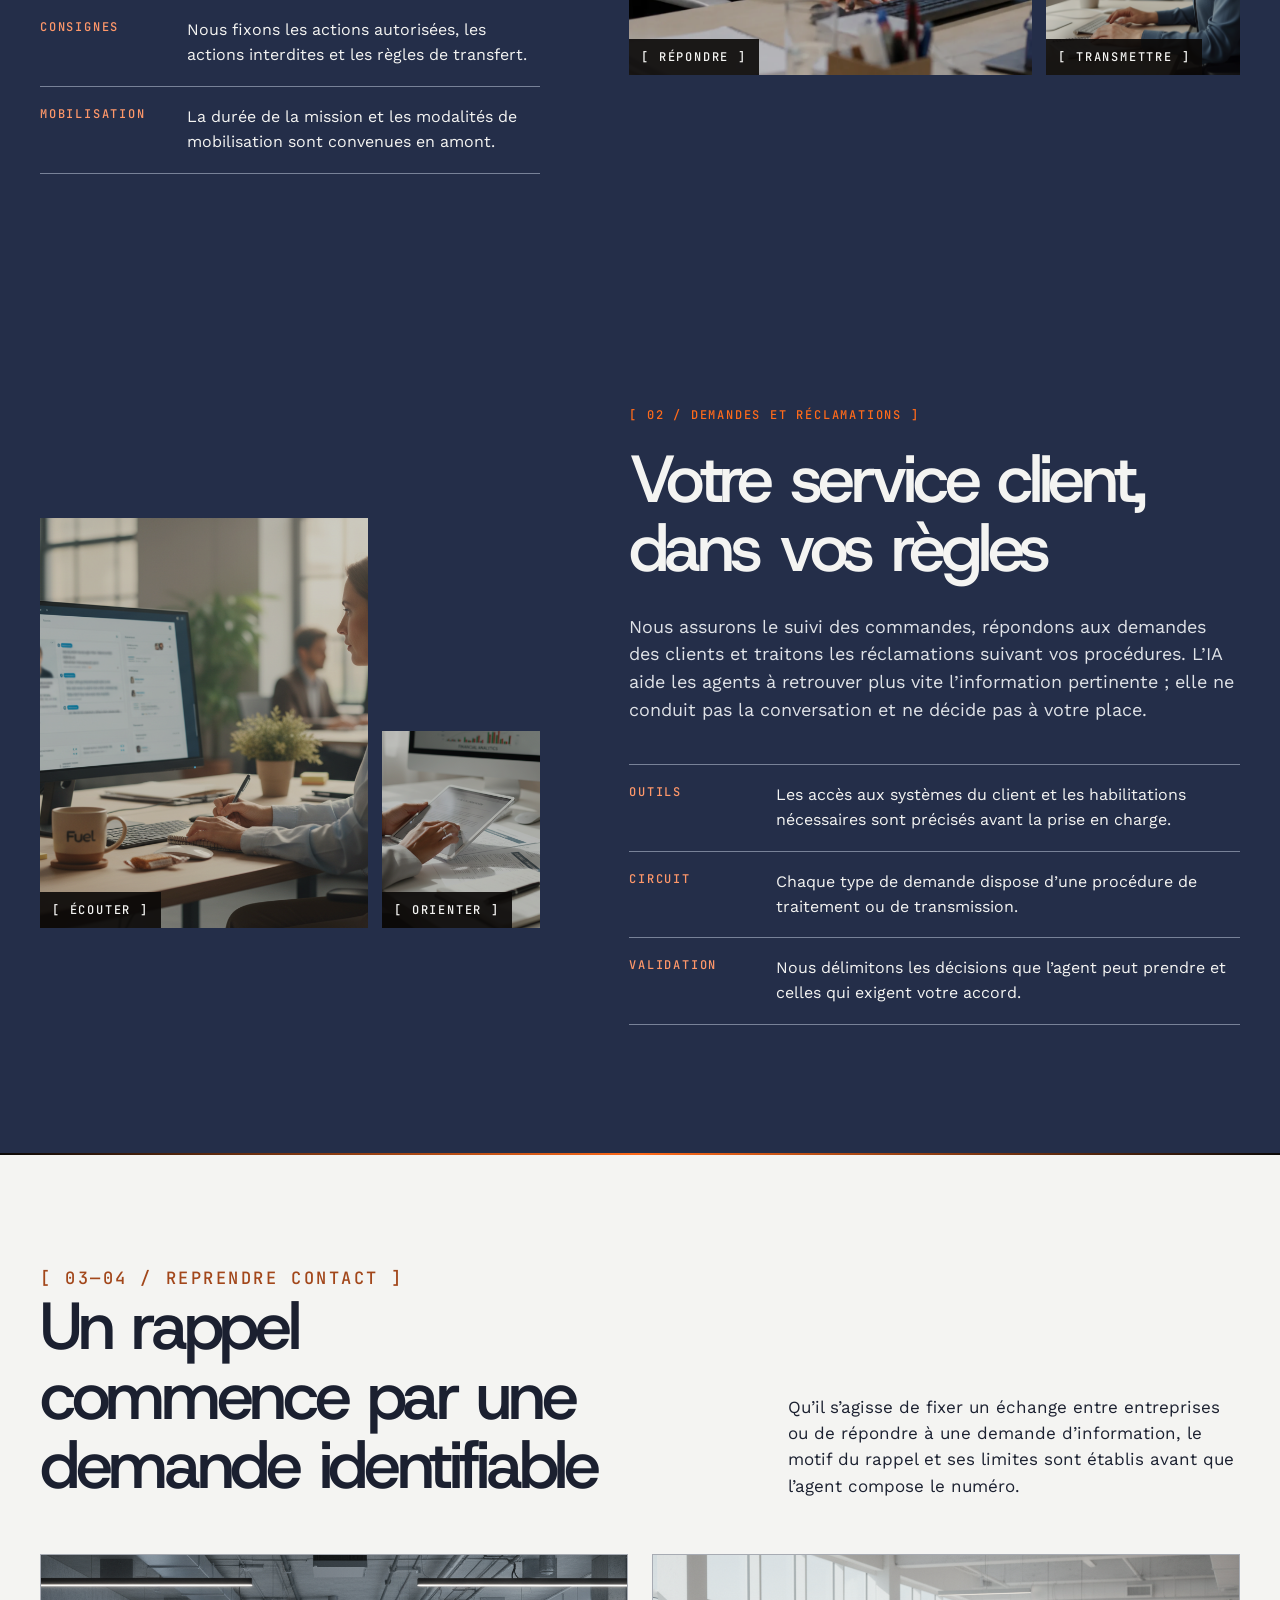
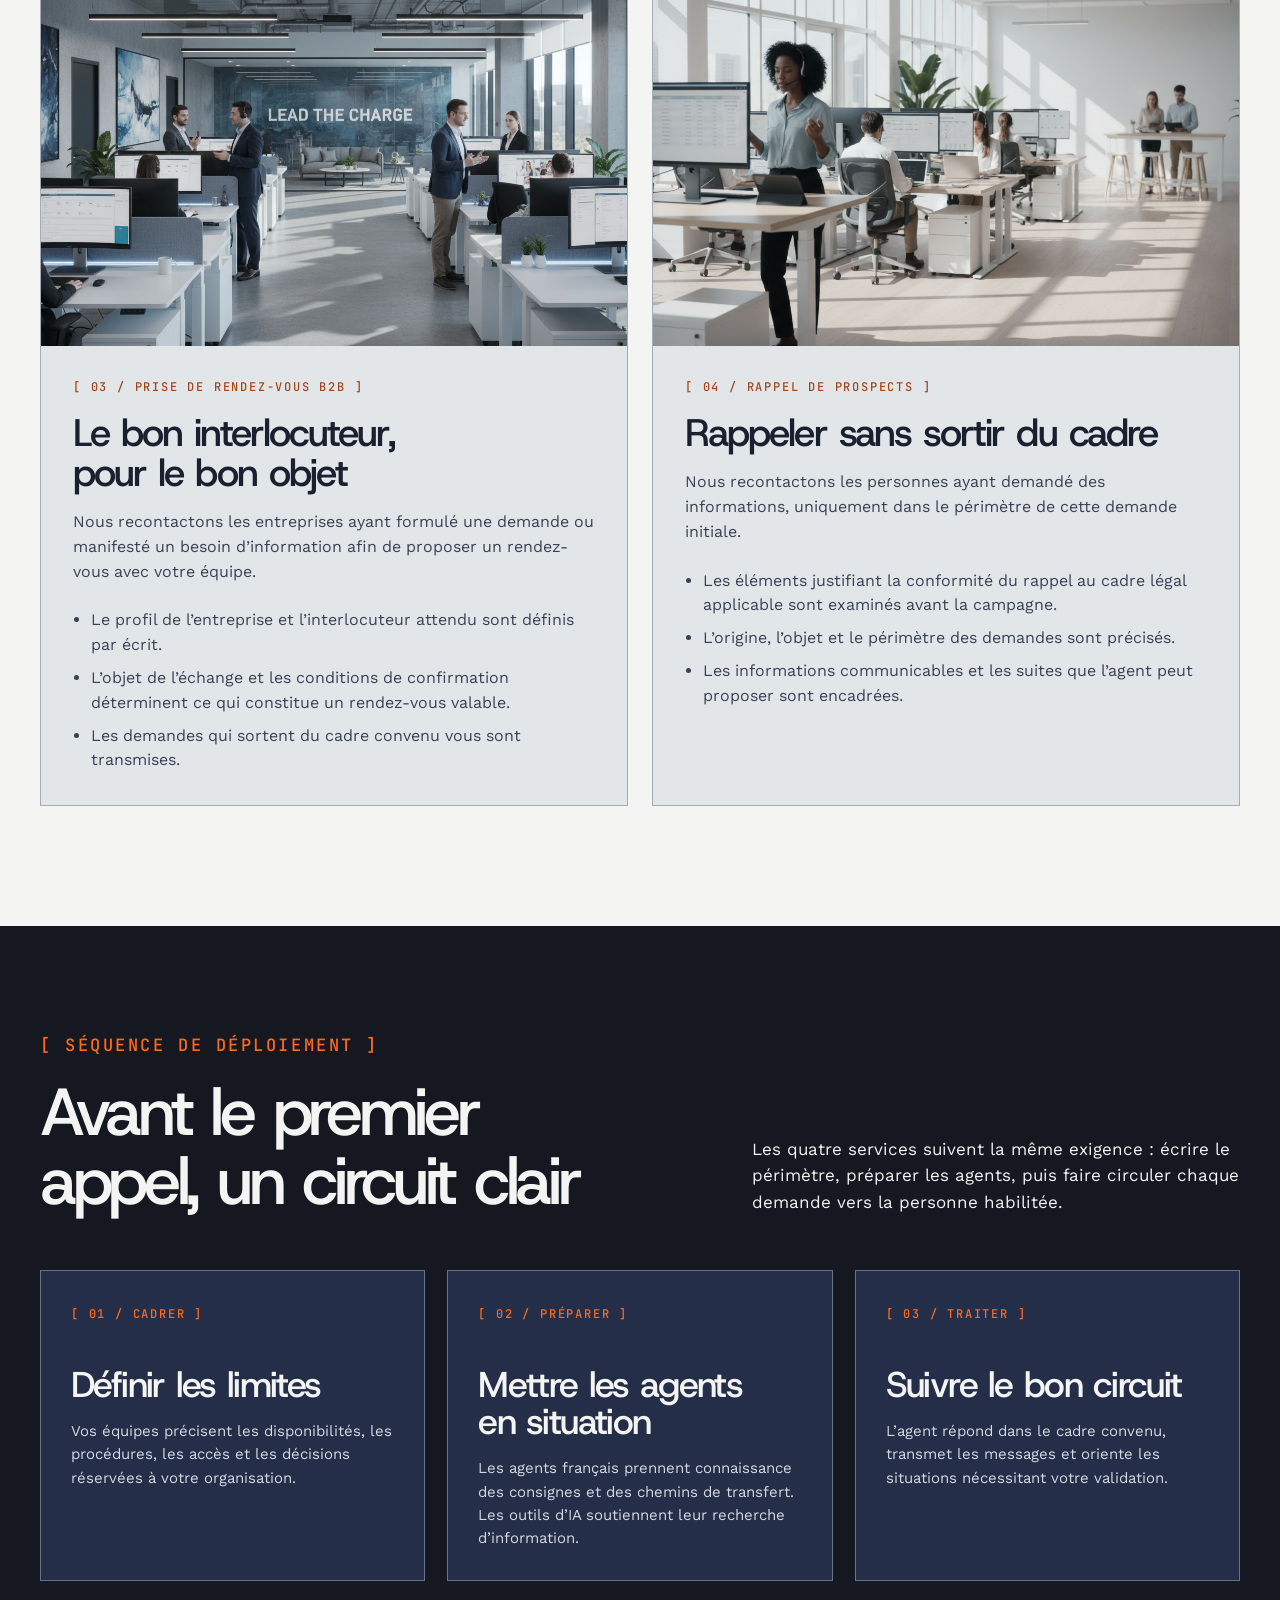
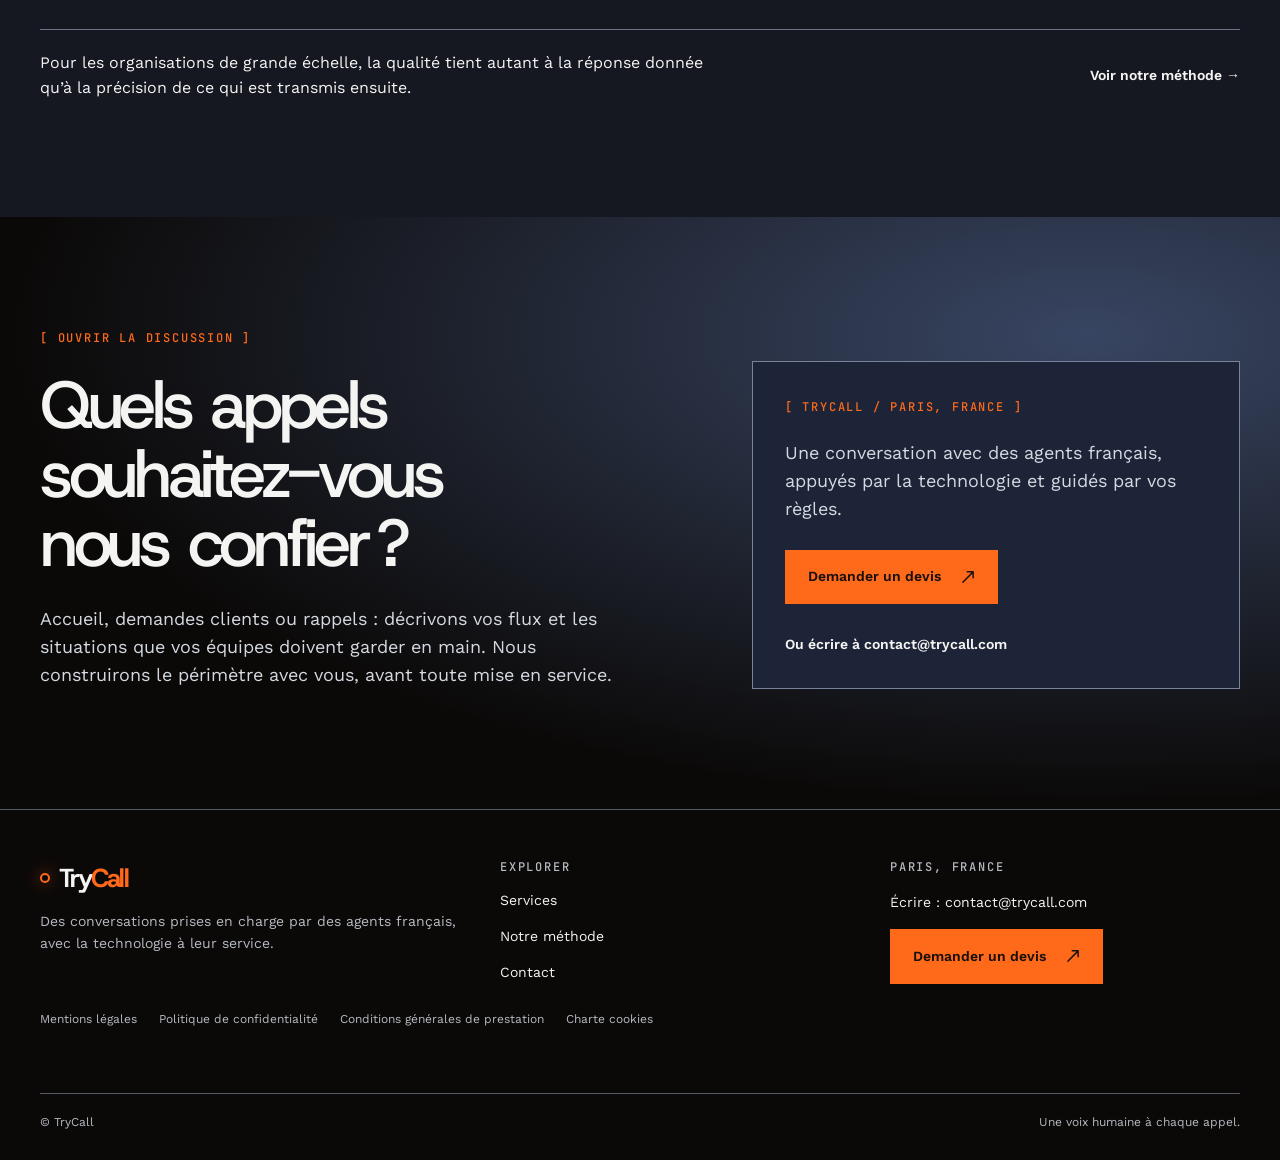
<file: services/index.html>
<!DOCTYPE html>
<html lang="fr">
<head>
<meta charset="utf-8">
<meta name="viewport" content="width=device-width, initial-scale=1">
<title>Services de relation client — TryCall</title>
<meta name="description" content="Accueil téléphonique, service client externalisé, rendez-vous B2B et rappel de prospects : quatre missions cadrées pour les grandes entreprises.">
<link rel="icon" type="image/svg+xml" href="../assets/favicon.svg">
<meta property="og:type" content="website">
<meta property="og:site_name" content="TryCall">
<meta property="og:title" content="Services de relation client — TryCall">
<meta property="og:description" content="Quatre missions pour les grandes entreprises, encadrées par vos consignes et menées par des agents français.">
<meta property="og:image" content="../assets/og-image.png">
<meta property="og:locale" content="fr_FR">
<link rel="stylesheet" href="../assets/css/style.css">
</head>
<body>
<a class="skip-link" href="#contenu">Aller au contenu</a>

<header>
  <div class="x-wrap x-header-inner">
    <!-- TODO: remplacer par le vrai logo TryCall -->
    <a class="x-brand" href="../index.html" aria-label="TryCall, accueil">
      <span class="x-brand-mark" aria-hidden="true"></span><span class="x-ids-text">Try<span class="x-brand-call">Call</span></span>
    </a>
    <nav class="x-nav-links" aria-label="Navigation principale">
      <a href="index.html" aria-current="page">Services</a>
      <a href="../methode/index.html">Notre méthode</a>
      <a href="../contact/index.html">Contact</a>
    </nav>
    <div class="x-header-actions">
      <a class="ids-design-btn ids-design-btn--primary" href="mailto:contact@trycall.com?subject=Demande%20de%20devis%20-%20TryCall">
        <span class="ids-design-btn__label">Demander un devis</span>
        <svg class="ids-design-btn__icon" aria-hidden="true" viewBox="0 0 20 20" fill="none" width="24" height="24"><path fill="currentColor" d="M15.943 4.463a.8.8 0 0 0-.161-.242l-.002-.001-.001-.002A.75.75 0 0 0 15.25 4H9.24a.75.75 0 0 0 0 1.5h4.2l-9.22 9.22a.75.75 0 1 0 1.06 1.06l9.22-9.22v4.2a.75.75 0 0 0 1.5 0V4.75a.8.8 0 0 0-.057-.287"></path></svg>
      </a>
    </div>
    <div class="x-menu-control">
      <button type="button" aria-label="Ouvrir le menu" aria-expanded="false" data-menu-open>
        <svg aria-hidden="true" viewBox="0 0 24 24" fill="none" stroke="currentColor" stroke-width="1.5"><path d="M2 6h20M2 12h20M2 18h20"></path></svg>
      </button>
    </div>
  </div>
</header>

<div class="x-mobile-menu" id="mobile-menu">
  <button class="x-mobile-menu-close" type="button" aria-label="Fermer le menu" data-menu-open>
    <svg aria-hidden="true" viewBox="0 0 24 24" fill="none" stroke="currentColor" stroke-width="1.5"><path d="M5 5l14 14M19 5L5 19"></path></svg>
  </button>
  <nav aria-label="Navigation mobile">
    <a href="index.html">Services <span>01</span></a>
    <a href="../methode/index.html">Notre méthode <span>02</span></a>
    <a href="../contact/index.html">Contact <span>03</span></a>
    <a href="mailto:contact@trycall.com?subject=Demande%20de%20devis%20-%20TryCall">Demander un devis <span>04</span></a>
  </nav>
</div>

<main id="contenu">

  <!-- ==================== INDEX DES SERVICES ==================== -->
  <div id="services-index">
    <section class="x-services-index" aria-label="Index des services">
      <div class="x-wrap x-services-index-grid">
        <div class="x-services-index-main">
          <p class="x-eyebrow" data-reveal>[ TryCall / Index des services ]</p>
          <h1>Nos services</h1>
          <p class="x-services-index-lead">Quatre missions pour les grandes entreprises. Des agents français prennent les appels&nbsp;; vos consignes déterminent ce qu’ils traitent, transmettent ou vous soumettent.</p>
          <nav aria-label="Liste des services">
            <ol class="x-services-index-list">
              <li>
                <a href="#accueil">
                  <span class="x-index">01</span>
                  <strong>Accueil téléphonique</strong>
                  <span aria-hidden="true">↓</span>
                </a>
              </li>
              <li>
                <a href="#service-client">
                  <span class="x-index">02</span>
                  <strong>Service client externalisé</strong>
                  <span aria-hidden="true">↓</span>
                </a>
              </li>
              <li>
                <a href="#rendez-vous">
                  <span class="x-index">03</span>
                  <strong>Prise de rendez-vous B2B</strong>
                  <span aria-hidden="true">↓</span>
                </a>
              </li>
              <li>
                <a href="#rendez-vous">
                  <span class="x-index">04</span>
                  <strong>Rappel de prospects</strong>
                  <span aria-hidden="true">↓</span>
                </a>
              </li>
            </ol>
          </nav>
          <div class="x-services-index-actions">
            <a class="ids-design-btn ids-design-btn--primary" href="mailto:contact@trycall.com?subject=Demande%20de%20devis%20-%20TryCall">
              <span class="ids-design-btn__label">Demander un devis</span>
              <svg class="ids-design-btn__icon" aria-hidden="true" viewBox="0 0 20 20" fill="none" width="24" height="24"><path fill="currentColor" d="M15.943 4.463a.8.8 0 0 0-.161-.242l-.002-.001-.001-.002A.75.75 0 0 0 15.25 4H9.24a.75.75 0 0 0 0 1.5h4.2l-9.22 9.22a.75.75 0 1 0 1.06 1.06l9.22-9.22v4.2a.75.75 0 0 0 1.5 0V4.75a.8.8 0 0 0-.057-.287"></path></svg>
            </a>
            <a class="ids-design-btn ids-design-btn--link" href="mailto:contact@trycall.com">Ou écrire à contact@trycall.com</a>
          </div>
        </div>
        <aside class="x-services-index-side">
          <div class="x-services-index-photo">
            <img src="../assets/img/8f58ea88-6c8c-4529-989a-5cf29fa915aa-JG3Q0XCTd8CiPW9291kB361BxSuICh.webp" alt="Une agente échange au téléphone depuis son poste de travail" width="1024" height="1536" fetchpriority="high">
            <span class="x-photo-label x-micro">[ La conversation d’abord ]</span>
          </div>
          <div class="x-services-index-readouts">
            <div class="x-readout">
              <span class="x-soft">Base opérationnelle</span>
              <strong>Paris, France</strong>
            </div>
            <div class="x-readout">
              <span class="x-soft">Traitement des appels</span>
              <strong>Agents français</strong>
            </div>
          </div>
        </aside>
      </div>
    </section>
  </div>

  <!-- ==================== 01 / ACCUEIL TÉLÉPHONIQUE ==================== -->
  <div id="accueil">
    <section class="x-services-feature" aria-label="Accueil téléphonique">
      <div class="x-wrap x-services-feature-grid">
        <div class="x-services-feature-copy">
          <p class="x-eyebrow" data-reveal>[ 01 / Réception et orientation ]</p>
          <h2>L’accueil au nom de votre entreprise</h2>
          <p>Un agent français répond à vos appels, recueille les informations utiles, prend un message ou transfère la communication vers l’interlocuteur prévu. L’appelant trouve une personne&nbsp;; vos équipes reçoivent une demande correctement orientée.</p>
          <dl class="x-services-specs">
            <div>
              <dt class="x-micro">Disponibilité</dt>
              <dd>Les plages de présence des agents sont définies avec vous avant le démarrage.</dd>
            </div>
            <div>
              <dt class="x-micro">Consignes</dt>
              <dd>Nous fixons les actions autorisées, les actions interdites et les règles de transfert.</dd>
            </div>
            <div>
              <dt class="x-micro">Mobilisation</dt>
              <dd>La durée de la mission et les modalités de mobilisation sont convenues en amont.</dd>
            </div>
          </dl>
        </div>
        <div class="x-services-feature-media">
          <figure>
            <img src="../assets/img/4cce92f0-b083-4a3b-97a3-da301f20a413-G5E4bISb0QIucN4WBFoxn3kx01dj0O.webp" alt="Une agente répond à un appel au poste d’accueil" width="1024" height="1536" loading="lazy">
            <figcaption class="x-micro">[ Répondre ]</figcaption>
          </figure>
          <figure>
            <img src="../assets/img/062f080f-9068-48b0-9d8f-438438ce78ac-q3cIVZ1RuEQBRsD6k3831MNw3iSLUB.png" alt="Une coordinatrice note les éléments à transmettre après un appel" width="1024" height="1024" loading="lazy">
            <figcaption class="x-micro">[ Transmettre ]</figcaption>
          </figure>
        </div>
      </div>
    </section>
  </div>

  <!-- ==================== 02 / SERVICE CLIENT EXTERNALISÉ ==================== -->
  <div id="service-client">
    <section class="x-services-feature" aria-label="Service client externalisé">
      <div class="x-wrap x-services-feature-grid">
        <div class="x-services-feature-media">
          <figure>
            <img src="../assets/img/b99743c7-a84d-4b4d-8599-d6baf627c34b-uBVWb2eRpV4dJ3iYRsSHW5MaLaVg2S.png" alt="Un agent écoute une demande adressée au service client" width="1344" height="768" loading="lazy">
            <figcaption class="x-micro">[ Écouter ]</figcaption>
          </figure>
          <figure>
            <img src="../assets/img/f1f458d8-9efa-438c-ae86-d1986570b668-wtQPU0108uJ3URP4t4ptXDIp79ny4u.png" alt="Deux collègues examinent ensemble une réclamation" width="1344" height="768" loading="lazy">
            <figcaption class="x-micro">[ Orienter ]</figcaption>
          </figure>
        </div>
        <div class="x-services-feature-copy">
          <p class="x-eyebrow" data-reveal>[ 02 / Demandes et réclamations ]</p>
          <h2>Votre service client, dans vos règles</h2>
          <p>Nous assurons le suivi des commandes, répondons aux demandes des clients et traitons les réclamations suivant vos procédures. L’IA aide les agents à retrouver plus vite l’information pertinente&nbsp;; elle ne conduit pas la conversation et ne décide pas à votre place.</p>
          <dl class="x-services-specs">
            <div>
              <dt class="x-micro">Outils</dt>
              <dd>Les accès aux systèmes du client et les habilitations nécessaires sont précisés avant la prise en charge.</dd>
            </div>
            <div>
              <dt class="x-micro">Circuit</dt>
              <dd>Chaque type de demande dispose d’une procédure de traitement ou de transmission.</dd>
            </div>
            <div>
              <dt class="x-micro">Validation</dt>
              <dd>Nous délimitons les décisions que l’agent peut prendre et celles qui exigent votre accord.</dd>
            </div>
          </dl>
        </div>
      </div>
    </section>
    <div class="x-services-horizon" aria-hidden="true"></div>
  </div>

  <!-- ==================== 03—04 / REPRENDRE CONTACT ==================== -->
  <div id="rendez-vous">
    <section class="x-services-pair" aria-label="Reprendre contact">
      <div class="x-wrap">
        <div class="x-services-pair-head">
          <div>
            <p class="x-eyebrow" data-reveal>[ 03—04 / Reprendre contact ]</p>
            <h2>Un rappel commence par une demande identifiable</h2>
          </div>
          <p>Qu’il s’agisse de fixer un échange entre entreprises ou de répondre à une demande d’information, le motif du rappel et ses limites sont établis avant que l’agent compose le numéro.</p>
        </div>
        <div class="x-services-pair-grid">
          <article class="x-services-pair-card">
            <figure>
              <img src="../assets/img/ff30f5ce-4ef3-4f4d-98f1-73268f817064-pcjH7afHA0uWTGG6ARWktghOWJ3V1X.png" alt="Une agente rappelle un interlocuteur professionnel" width="1344" height="768" loading="lazy">
            </figure>
            <div class="x-services-pair-copy">
              <p class="x-eyebrow">[ 03 / Prise de rendez-vous B2B ]</p>
              <h3>Le bon interlocuteur, pour le bon objet</h3>
              <p>Nous recontactons les entreprises ayant formulé une demande ou manifesté un besoin d’information afin de proposer un rendez-vous avec votre équipe.</p>
              <ul>
                <li>Le profil de l’entreprise et l’interlocuteur attendu sont définis par écrit.</li>
                <li>L’objet de l’échange et les conditions de confirmation déterminent ce qui constitue un rendez-vous valable.</li>
                <li>Les demandes qui sortent du cadre convenu vous sont transmises.</li>
              </ul>
            </div>
          </article>
          <article class="x-services-pair-card">
            <figure>
              <img src="../assets/img/feae4282-f08d-4381-ab26-1b55cc133820-RoOJubMh9xKrkF7pKb7F5NI4F0jnGL.png" alt="Un agent vérifie la demande initiale avant de rappeler un prospect" width="1344" height="768" loading="lazy">
            </figure>
            <div class="x-services-pair-copy">
              <p class="x-eyebrow">[ 04 / Rappel de prospects ]</p>
              <h3>Rappeler sans sortir du cadre</h3>
              <p>Nous recontactons les personnes ayant demandé des informations, uniquement dans le périmètre de cette demande initiale.</p>
              <ul>
                <li>Les éléments justifiant la conformité du rappel au cadre légal applicable sont examinés avant la campagne.</li>
                <li>L’origine, l’objet et le périmètre des demandes sont précisés.</li>
                <li>Les informations communicables et les suites que l’agent peut proposer sont encadrées.</li>
              </ul>
            </div>
          </article>
        </div>
      </div>
    </section>
  </div>

  <!-- ==================== SÉQUENCE DE DÉPLOIEMENT ==================== -->
  <div id="services-circuit">
    <section class="x-services-circuit" aria-label="Séquence de déploiement">
      <div class="x-wrap">
        <div class="x-services-circuit-head">
          <div>
            <p class="x-eyebrow" data-reveal>[ Séquence de déploiement ]</p>
            <h2>Avant le premier appel, un circuit clair</h2>
          </div>
          <p>Les quatre services suivent la même exigence&nbsp;: écrire le périmètre, préparer les agents, puis faire circuler chaque demande vers la personne habilitée.</p>
        </div>
        <div class="x-services-timeline">
          <span class="x-services-timeline-line" aria-hidden="true" data-progress></span>
          <article>
            <span class="x-eyebrow">[ 01 / Cadrer ]</span>
            <h3>Définir les limites</h3>
            <p>Vos équipes précisent les disponibilités, les procédures, les accès et les décisions réservées à votre organisation.</p>
          </article>
          <article>
            <span class="x-eyebrow">[ 02 / Préparer ]</span>
            <h3>Mettre les agents en situation</h3>
            <p>Les agents français prennent connaissance des consignes et des chemins de transfert. Les outils d’IA soutiennent leur recherche d’information.</p>
          </article>
          <article>
            <span class="x-eyebrow">[ 03 / Traiter ]</span>
            <h3>Suivre le bon circuit</h3>
            <p>L’agent répond dans le cadre convenu, transmet les messages et oriente les situations nécessitant votre validation.</p>
          </article>
        </div>
        <div class="x-services-circuit-note">
          <p>Pour les organisations de grande échelle, la qualité tient autant à la réponse donnée qu’à la précision de ce qui est transmis ensuite.</p>
          <a class="ids-design-btn ids-design-btn--link" href="../methode/index.html">
            <span class="ids-design-btn__label">Voir notre méthode <span aria-hidden="true">→</span></span>
          </a>
        </div>
      </div>
    </section>
  </div>

  <!-- ==================== OUVRIR LA DISCUSSION ==================== -->
  <div id="services-close">
    <section class="x-services-close" aria-label="Ouvrir la discussion">
      <div class="x-wrap x-services-close-grid">
        <div>
          <p class="x-eyebrow" data-reveal>[ Ouvrir la discussion ]</p>
          <h2>Quels appels souhaitez-vous nous confier&nbsp;?</h2>
          <p>Accueil, demandes clients ou rappels&nbsp;: décrivons vos flux et les situations que vos équipes doivent garder en main. Nous construirons le périmètre avec vous, avant toute mise en service.</p>
        </div>
        <div class="x-services-close-panel">
          <span class="x-eyebrow">[ TryCall / Paris, France ]</span>
          <p>Une conversation avec des agents français, appuyés par la technologie et guidés par vos règles.</p>
          <div class="x-services-close-actions">
            <a class="ids-design-btn ids-design-btn--primary" href="mailto:contact@trycall.com?subject=Demande%20de%20devis%20-%20TryCall">
              <span class="ids-design-btn__label">Demander un devis</span>
              <svg class="ids-design-btn__icon" aria-hidden="true" viewBox="0 0 20 20" fill="none" width="24" height="24"><path fill="currentColor" d="M15.943 4.463a.8.8 0 0 0-.161-.242l-.002-.001-.001-.002A.75.75 0 0 0 15.25 4H9.24a.75.75 0 0 0 0 1.5h4.2l-9.22 9.22a.75.75 0 1 0 1.06 1.06l9.22-9.22v4.2a.75.75 0 0 0 1.5 0V4.75a.8.8 0 0 0-.057-.287"></path></svg>
            </a>
            <a class="ids-design-btn ids-design-btn--link" href="mailto:contact@trycall.com">Ou écrire à contact@trycall.com</a>
          </div>
        </div>
      </div>
    </section>
  </div>

</main>

<footer>
  <div class="x-wrap">
    <div class="x-footer-grid">
      <div>
        <!-- TODO: remplacer par le vrai logo TryCall -->
        <a class="x-brand" href="../index.html" aria-label="TryCall, accueil">
          <span class="x-brand-mark" aria-hidden="true"></span><span class="x-ids-text">Try<span class="x-brand-call">Call</span></span>
        </a>
        <p>Des conversations prises en charge par des agents français, avec la technologie à leur service.</p>
      </div>
      <nav class="x-footer-links" aria-label="Explorer">
        <span class="x-micro x-soft">Explorer</span>
        <a href="index.html">Services</a>
        <a href="../methode/index.html">Notre méthode</a>
        <a href="../contact/index.html">Contact</a>
      </nav>
      <div class="x-footer-cta">
        <span class="x-micro x-soft">Paris, France</span>
        <a class="x-mail" href="mailto:contact@trycall.com">Écrire&nbsp;: contact@trycall.com</a>
        <a class="ids-design-btn ids-design-btn--primary" href="mailto:contact@trycall.com?subject=Demande%20de%20devis%20-%20TryCall">
          <span class="ids-design-btn__label">Demander un devis</span>
          <svg class="ids-design-btn__icon" aria-hidden="true" viewBox="0 0 20 20" fill="none" width="24" height="24"><path fill="currentColor" d="M15.943 4.463a.8.8 0 0 0-.161-.242l-.002-.001-.001-.002A.75.75 0 0 0 15.25 4H9.24a.75.75 0 0 0 0 1.5h4.2l-9.22 9.22a.75.75 0 1 0 1.06 1.06l9.22-9.22v4.2a.75.75 0 0 0 1.5 0V4.75a.8.8 0 0 0-.057-.287"></path></svg>
        </a>
      </div>
    </div>
    <nav class="x-footer-legal" aria-label="Informations légales">
      <a href="../mentions-legales/index.html">Mentions légales</a>
      <a href="../politique-de-confidentialite/index.html">Politique de confidentialité</a>
      <a href="../conditions-generales-de-prestation/index.html">Conditions générales de prestation</a>
      <a href="../charte-cookies/index.html">Charte cookies</a>
    </nav>
    <div class="x-footer-bottom">
      <span>© TryCall</span>
      <span>Une voix humaine à chaque appel.</span>
    </div>
  </div>
</footer>

<script src="../assets/js/main.js" defer></script>
</body>
</html>
</file>
<file: assets/css/style.css>
/* ==========================================================================
   TryCall — feuille de style unique (site statique autonome)
   Réplique du design original : jetons et gabarits repris du site source.
   ========================================================================== */

/* ---------- Polices auto-hébergées (aucune requête externe) ---------- */
@font-face{font-family:'Host Grotesk';font-style:normal;font-weight:300 800;font-display:swap;src:url('../fonts/HostGrotesk-Variable-ext.woff2') format('woff2');unicode-range:U+0100-02BA,U+02BD-02C5,U+02C7-02CC,U+02CE-02D7,U+02DD-02FF,U+0304,U+0308,U+0329,U+1D00-1DBF,U+1E00-1E9F,U+1EF2-1EFF,U+2020,U+20A0-20AB,U+20AD-20C4,U+2113,U+2C60-2C7F,U+A720-A7FF;}
@font-face{font-family:'Host Grotesk';font-style:normal;font-weight:300 800;font-display:swap;src:url('../fonts/HostGrotesk-Variable.woff2') format('woff2');unicode-range:U+0000-00FF,U+0131,U+0152-0153,U+02BB-02BC,U+02C6,U+02DA,U+02DC,U+0304,U+0308,U+0329,U+2000-206F,U+20AC,U+2122,U+2191,U+2193,U+2212,U+2215,U+FEFF,U+FFFD;}
@font-face{font-family:'Work Sans';font-style:normal;font-weight:100 900;font-display:swap;src:url('../fonts/WorkSans-Variable-ext.woff2') format('woff2');unicode-range:U+0100-02BA,U+02BD-02C5,U+02C7-02CC,U+02CE-02D7,U+02DD-02FF,U+0304,U+0308,U+0329,U+1D00-1DBF,U+1E00-1E9F,U+1EF2-1EFF,U+2020,U+20A0-20AB,U+20AD-20C4,U+2113,U+2C60-2C7F,U+A720-A7FF;}
@font-face{font-family:'Work Sans';font-style:normal;font-weight:100 900;font-display:swap;src:url('../fonts/WorkSans-Variable.woff2') format('woff2');unicode-range:U+0000-00FF,U+0131,U+0152-0153,U+02BB-02BC,U+02C6,U+02DA,U+02DC,U+0304,U+0308,U+0329,U+2000-206F,U+20AC,U+2122,U+2191,U+2193,U+2212,U+2215,U+FEFF,U+FFFD;}
@font-face{font-family:'JetBrains Mono';font-style:normal;font-weight:400 800;font-display:swap;src:url('../fonts/JetBrainsMono-Variable-ext.woff2') format('woff2');unicode-range:U+0100-02BA,U+02BD-02C5,U+02C7-02CC,U+02CE-02D7,U+02DD-02FF,U+0304,U+0308,U+0329,U+1D00-1DBF,U+1E00-1E9F,U+1EF2-1EFF,U+2020,U+20A0-20AB,U+20AD-20C4,U+2113,U+2C60-2C7F,U+A720-A7FF;}
@font-face{font-family:'JetBrains Mono';font-style:normal;font-weight:400 800;font-display:swap;src:url('../fonts/JetBrainsMono-Variable.woff2') format('woff2');unicode-range:U+0000-00FF,U+0131,U+0152-0153,U+02BB-02BC,U+02C6,U+02DA,U+02DC,U+0304,U+0308,U+0329,U+2000-206F,U+20AC,U+2122,U+2191,U+2193,U+2212,U+2215,U+FEFF,U+FFFD;}

/* ---------- Jetons de design (couleurs du site d'origine) ---------- */
:root{
  --ids-color-ground:#0b0908;
  --ids-color-surface:#242e49;
  --ids-color-ink:#f4f4f2;
  --ids-color-ink-muted:#b6b9c1;
  --ids-color-accent:#ff6a1a;
  --ids-color-on-accent:#1b100b;
  --ids-color-line:#555a66;
  --ids-color-tint-1:#384562;
  --ids-color-tint-2:#d4d9e1;
  --ids-font-display:'Host Grotesk',sans-serif;
  --ids-font-body:'Work Sans',sans-serif;
  --ids-font-mono:'JetBrains Mono',monospace;
  --x-color-ground:var(--ids-color-ground);
  --x-color-surface:var(--ids-color-surface);
  --x-color-ink:var(--ids-color-ink);
  --x-color-soft:var(--ids-color-ink-muted);
  --x-color-line:var(--ids-color-line);
  --x-color-accent:var(--ids-color-accent);
  --x-font-display:var(--ids-font-display);
  --x-font-text:var(--ids-font-body);
  --x-font-mono:var(--ids-font-mono);
  --x-space:8px;
}

/* ---------- Base ---------- */
*,*::before,*::after{box-sizing:border-box}
html{scroll-behavior:smooth}
html.lenis-on{scroll-behavior:auto}
body{
  margin:0;background:var(--x-color-ground);color:var(--x-color-ink);
  font-family:var(--x-font-text);font-size:16px;line-height:1.55;
  -webkit-font-smoothing:antialiased;-moz-osx-font-smoothing:grayscale;
  text-rendering:optimizeLegibility;overflow-x:clip;
}
img{display:block;width:100%;height:auto;object-fit:cover}
a{color:inherit;text-decoration:none}
a:focus-visible,button:focus-visible,summary:focus-visible,[role=tab]:focus-visible{outline:2px solid var(--x-color-accent);outline-offset:4px}
h1,h2,h3,p{margin:0}
figure{margin:0}
h1,h2,h3{font-family:var(--x-font-display);font-weight:500;text-wrap:balance;line-height:1.04}
p{max-width:64ch}
ul,ol{margin-block:1em}
section{position:relative;overflow:clip}
button{font:inherit;-webkit-tap-highlight-color:transparent}
::selection{background:var(--x-color-accent);color:var(--ids-color-on-accent)}

/* Lien d'évitement (accessibilité) */
.skip-link{position:fixed;top:-60px;left:16px;z-index:200;background:var(--x-color-accent);color:var(--ids-color-on-accent);padding:12px 18px;font-weight:600;font-size:14px;transition:top .2s}
.skip-link:focus-visible{top:12px}

/* ---------- Utilitaires de mise en page ---------- */
.x-wrap{width:min(100% - 80px,1440px);margin-inline:auto}
.x-eyebrow,.x-micro,.x-readout,.x-index{
  font-family:var(--x-font-mono);font-size:12px;font-weight:500;
  letter-spacing:.15em;text-transform:uppercase;
}
.x-eyebrow{color:var(--x-color-accent)}
.x-soft{color:var(--x-color-soft)}
.x-section-head{display:flex;align-items:start;justify-content:space-between;gap:48px;margin-bottom:64px}
.x-section-head h2{font-size:max(12px,clamp(40px,5vw,76px));letter-spacing:-.065em;word-spacing:.065em;max-width:830px}
.x-section-head p{max-width:360px;padding-top:8px}

/* ---------- Boutons ---------- */
.ids-design-btn{
  display:inline-flex;align-items:center;justify-content:center;gap:20px;
  min-height:52px;padding:15px 22px;border:1px solid transparent;
  background:var(--x-color-accent);color:var(--ids-color-on-accent);
  font-weight:600;font-size:14px;font-family:var(--x-font-text);
  white-space:nowrap;cursor:pointer;text-decoration:none;position:relative;overflow:hidden;
  transition:background .35s,color .35s;
}
.ids-design-btn--primary:hover,.ids-design-btn--primary:focus-visible{
  background:color-mix(in oklab,var(--ids-color-ink) 26.9%,var(--ids-color-accent));
}
.ids-design-btn__icon{width:1em;height:1em;flex:none;scale:1.4}
.ids-design-btn--link{
  display:inline-flex;align-items:center;background:transparent;color:inherit;
  min-height:0;padding:0;border:0;font-weight:600;font-size:14px;position:relative;cursor:pointer;
}
.ids-design-btn--link::after{
  content:"";position:absolute;bottom:-4px;left:0;width:100%;height:1px;
  background:var(--x-color-accent);transform:scaleX(0);transform-origin:left;
  transition:transform .35s cubic-bezier(.2,.7,.2,1);
}
.ids-design-btn--link:hover::after,.ids-design-btn--link:focus-visible::after{transform:scaleX(1)}
.ids-design-btn--link .ids-design-btn__icon{scale:1}

/* ---------- En-tête ---------- */
header{position:relative;z-index:20;background:var(--x-color-ground);border-bottom:1px solid var(--x-color-line);transition:background .35s}
.x-header-inner{min-height:80px;display:flex;align-items:center;gap:36px}
.x-brand{font-family:var(--x-font-display);font-size:26px;font-weight:700;letter-spacing:-.06em;word-spacing:.06em;white-space:nowrap;display:inline-flex;align-items:center}
.x-brand-mark{display:inline-block;width:10px;height:10px;margin-right:9px;border:2px solid var(--x-color-accent);border-radius:50%;box-shadow:0 0 15px color-mix(in srgb,var(--ids-color-accent) 50.2%,transparent)}
.x-brand .x-brand-call{color:var(--x-color-accent)}
.x-nav-links{display:flex;align-items:center;gap:32px;margin-left:auto;font-family:var(--x-font-text);font-size:12px;font-weight:600;letter-spacing:.15em;text-transform:uppercase}
.x-nav-links a{position:relative;padding:4px 0}
.x-nav-links a::after{
  content:"";position:absolute;bottom:-4px;left:0;width:100%;height:1px;
  background:var(--x-color-accent);transform:scaleX(0);transform-origin:left;
  transition:transform .35s cubic-bezier(.2,.7,.2,1);
}
.x-nav-links a:hover::after,.x-nav-links a:focus-visible::after,.x-nav-links a[aria-current=page]::after{transform:scaleX(1)}
.x-header-actions{display:flex;align-items:center;gap:24px}
.x-menu-control{display:none}

/* Menu mobile */
.x-mobile-menu{position:fixed;inset:0;z-index:60;background:var(--x-color-ground);display:none;padding:110px 32px 40px;overflow:auto}
.x-mobile-menu[data-open=true]{display:block}
.x-mobile-menu nav{display:grid;gap:8px}
.x-mobile-menu a{font-family:var(--x-font-display);font-size:clamp(30px,8vw,40px);font-weight:500;letter-spacing:-.04em;padding:14px 0;border-bottom:1px solid var(--x-color-line);display:flex;justify-content:space-between;align-items:center;gap:16px}
.x-mobile-menu a span{font-family:var(--x-font-mono);font-size:12px;letter-spacing:.15em;color:var(--x-color-accent)}
.x-mobile-menu-close{position:absolute;top:20px;right:20px;width:48px;height:48px;display:grid;place-items:center;border:1px solid var(--x-color-line);background:transparent;color:inherit;cursor:pointer}

/* ---------- Pied de page ---------- */
footer{background:var(--x-color-ground);border-top:1px solid var(--x-color-line);padding:48px 0 28px}
.x-footer-grid{display:grid;grid-template-columns:1.2fr 1fr 1fr;gap:40px}
.x-footer-grid p{color:var(--x-color-soft);font-size:14px;margin-top:13px}
.x-footer-links{display:grid;align-content:start;gap:14px;font-size:14px}
.x-footer-links a{position:relative;width:fit-content}
.x-footer-links a::after{
  content:"";position:absolute;bottom:-3px;left:0;width:100%;height:1px;
  background:var(--x-color-accent);transform:scaleX(0);transform-origin:left;
  transition:transform .35s cubic-bezier(.2,.7,.2,1);
}
.x-footer-links a:hover::after,.x-footer-links a:focus-visible::after{transform:scaleX(1)}
.x-footer-cta{display:grid;justify-items:start;gap:15px}
.x-footer-cta .x-mail{font-size:14px}
.x-footer-legal{display:flex;flex-wrap:wrap;gap:8px 22px;margin-top:26px;font-size:12px;color:var(--x-color-soft)}
.x-footer-legal a:hover{color:var(--x-color-accent)}
.x-footer-bottom{border-top:1px solid var(--x-color-line);margin-top:65px;padding-top:19px;display:flex;justify-content:space-between;gap:20px;color:var(--x-color-soft);font-size:12px}

/* ==========================================================================
   ACCUEIL
   ========================================================================== */

/* ---------- Héros ---------- */
.x-hero{
  background:linear-gradient(125deg,var(--ids-color-ground) 38%,color-mix(in oklab,var(--ids-color-ground) 31.1%,var(--ids-color-surface)));
  padding:0;
}
.x-hero-grid{display:grid;grid-template-columns:minmax(0,1.18fr) minmax(0,.82fr);min-height:690px;border-left:1px solid var(--x-color-line);border-right:1px solid var(--x-color-line)}
.x-hero-main{padding:70px 6vw 64px 48px;display:flex;flex-direction:column;justify-content:space-between;min-width:0}
.x-hero h1{font-size:max(12px,clamp(55px,6.5vw,108px));letter-spacing:-.07em;word-spacing:.07em;max-width:850px;margin:56px 0 28px}
.x-hero h1 em{font-style:normal;color:var(--x-color-accent)}
.x-hero-lead{font-size:max(12px,clamp(17px,1.45vw,22px));max-width:570px}
.x-hero-actions{display:flex;align-items:center;flex-wrap:wrap;gap:32px;margin-top:40px}
.x-hero-actions .ids-design-btn--link{font-size:15px}
.x-hero-bottom{display:flex;gap:32px;justify-content:space-between;margin-top:72px;padding-top:16px;border-top:1px solid var(--x-color-line)}
.x-hero-side{display:grid;grid-template-rows:minmax(0,1fr) auto;border-left:1px solid var(--x-color-line);min-width:0}
.x-hero-photo{position:relative;overflow:hidden;min-height:430px}
.x-hero-photo img{height:100%;filter:brightness(.72);transition:scale .6s}
.x-hero-photo:hover img{scale:1.05}
.x-photo-label{position:absolute;bottom:20px;left:20px;background:color-mix(in srgb,var(--ids-color-ground) 85.9%,transparent);padding:10px 13px;color:var(--x-color-ink)}
.x-hero-readouts{display:grid;grid-template-columns:1fr 1fr}
.x-readout{padding:22px;border-top:1px solid var(--x-color-line);min-height:106px;font-family:var(--x-font-mono);font-size:12px;font-weight:500;letter-spacing:.15em;text-transform:uppercase}
.x-readout+.x-readout{border-left:1px solid var(--x-color-line)}
.x-readout strong{display:block;margin-top:12px;font-family:var(--x-font-display);font-size:22px;font-weight:500;letter-spacing:0;text-transform:none}
.x-readout strong a:hover{color:var(--x-color-accent)}

/* ---------- [01] Le périmètre (section claire) ---------- */
.x-offer{padding:112px 0 126px;background:var(--ids-color-ink);color:color-mix(in oklab,var(--ids-color-ground) 48.5%,var(--ids-color-surface))}
.x-offer .x-eyebrow{color:color-mix(in oklab,var(--ids-color-accent) 67.9%,var(--ids-color-on-accent))}
.x-offer .x-section-head p{color:color-mix(in oklab,var(--ids-color-ground) 14.6%,var(--ids-color-line))}
.x-peek-list{list-style:none;padding:0;margin:0}
.x-peek-row{display:grid;grid-template-columns:100px minmax(0,1fr) minmax(220px,.8fr) 110px;align-items:center;gap:24px;padding:22px 0;border-top:1px solid color-mix(in oklab,var(--ids-color-ground) 19.7%,var(--ids-color-tint-2));transition:padding .35s}
.x-peek-row:last-child{border-bottom:1px solid color-mix(in oklab,var(--ids-color-ground) 19.7%,var(--ids-color-tint-2))}
.x-peek-row:hover{padding-left:10px}
.x-peek-row .x-index{color:color-mix(in oklab,var(--ids-color-accent) 64.1%,var(--ids-color-on-accent));font-size:20px}
.x-peek-row h3{font-size:max(12px,clamp(27px,3vw,46px));letter-spacing:-.05em;word-spacing:.05em;transition:translate .35s}
.x-peek-row:hover h3{translate:8px 0}
.x-peek-row p{font-size:14px;color:color-mix(in oklab,var(--ids-color-ground) 22.4%,var(--ids-color-line))}
.x-peek-photo{width:110px;height:96px;object-fit:cover;filter:saturate(.7)}
.x-offer-note{display:flex;justify-content:space-between;gap:32px;margin-top:32px;align-items:center;color:color-mix(in oklab,var(--ids-color-ground) 18%,var(--ids-color-line))}
.x-offer-note .x-micro{font-family:var(--x-font-mono);color:inherit}
@media(min-width:721px){
  .x-peek-list{position:relative}
  .x-peek-photo{position:absolute;left:calc(var(--x-mx,.5)*100%);top:calc(var(--x-my,.5)*100%);width:270px;height:330px;translate:-50% -50%;opacity:0;scale:.85;pointer-events:none;z-index:3;transition:opacity .3s,scale .45s cubic-bezier(.2,.7,.2,1)}
  .x-peek-row:hover .x-peek-photo,.x-peek-row:focus-within .x-peek-photo{opacity:1;scale:1}
}

/* ---------- [02] La méthode ---------- */
.x-why{padding:112px 0 130px;background:var(--x-color-surface)}
.x-why-intro{display:grid;grid-template-columns:1fr 1fr;gap:8vw;align-items:end;margin-bottom:80px}
.x-why-intro h2{font-size:max(12px,clamp(44px,5.5vw,82px));letter-spacing:-.07em;word-spacing:.07em}
.x-why-intro p{font-size:18px}
.x-orbit-panel{position:relative;min-height:330px;display:grid;place-items:center;border:1px solid color-mix(in oklab,var(--ids-color-tint-1) 58.1%,var(--ids-color-tint-2));overflow:hidden;background:radial-gradient(ellipse at center,var(--ids-color-tint-1) 0%,var(--ids-color-surface) 70%)}
.x-orbit-panel svg{width:min(100%,600px);height:300px}
.x-orbit-caption{position:absolute;left:22px;bottom:20px}
.x-deck-label{margin:92px 0 24px}
.x-deck{display:block}
.x-deck-card{display:grid;grid-template-columns:1.05fr 1fr;gap:0;background:color-mix(in oklab,var(--ids-color-ground) 59.4%,var(--ids-color-surface));border:1px solid color-mix(in oklab,var(--ids-color-tint-1) 69.1%,var(--ids-color-tint-2));margin-bottom:24px;min-height:350px}
.x-deck-card:nth-child(2){background:color-mix(in oklab,var(--ids-color-ground) 30.8%,var(--ids-color-surface))}
.x-deck-card:nth-child(3){background:color-mix(in oklab,var(--ids-color-ground) 25.4%,var(--ids-color-tint-1))}
.x-deck-copy{padding:40px;display:flex;flex-direction:column;justify-content:space-between;gap:28px}
.x-deck-copy h3{margin-block-end:8px;font-size:max(12px,clamp(32px,4vw,60px));letter-spacing:-.055em;word-spacing:.055em}
.x-deck-copy p{color:var(--ids-color-tint-2)}
.x-deck-card img{height:100%;min-height:350px;aspect-ratio:3/2;filter:brightness(.77)}
.x-deck-card .x-micro{color:color-mix(in oklab,var(--ids-color-ink) 28.8%,var(--ids-color-accent))}
@media(min-width:721px){
  .x-deck-card{position:sticky;top:calc(12vh + var(--x-i,0)*26px)}
  .x-deck-card:nth-child(2){--x-i:1}
  .x-deck-card:nth-child(3){--x-i:2}
  .x-orbit-ring{stroke-dasharray:900;stroke-dashoffset:calc((1 - var(--x-p,1))*900)}
}

/* ---------- [03] Témoignages ---------- */
.x-voices{padding:112px 0 128px;background:var(--ids-color-on-accent)}
.x-voices .x-section-head{align-items:end}
.x-voices-grid{display:grid;grid-template-columns:repeat(3,minmax(0,1fr));gap:24px;align-items:start}
.x-quote{position:relative;margin:0;padding:35px 32px 42px;background:var(--ids-color-surface);min-height:290px;clip-path:polygon(0 0,100% 0,100% 88%,85% 88%,77% 100%,73% 88%,0 88%);transition:translate .35s,background .35s}
.x-quote:nth-child(1){rotate:-2deg}
.x-quote:nth-child(2){rotate:2deg;margin-top:45px;background:color-mix(in oklab,var(--ids-color-surface) 61.3%,var(--ids-color-line))}
.x-quote:nth-child(3){rotate:-1deg;margin-top:15px}
.x-quote:hover{translate:0 -6px;background:var(--ids-color-tint-1)}
.x-quote blockquote{margin:22px 0;font-family:var(--x-font-display);font-size:max(12px,clamp(20px,2vw,29px));line-height:1.23;letter-spacing:-.025em;font-weight:400}
.x-quote figcaption{font-size:13px;color:var(--ids-color-tint-2)}
.x-voices-foot{display:flex;align-items:center;justify-content:space-between;gap:40px;margin-top:75px;padding-top:22px;border-top:1px solid var(--x-color-line)}
.x-voices-foot img{width:180px;height:auto;aspect-ratio:3/2;object-fit:cover;filter:brightness(.8)}

/* ---------- [04] FAQ (onglets, section claire) ---------- */
.x-faq{padding:112px 0 128px;background:color-mix(in oklab,var(--ids-color-ink) 56.1%,var(--ids-color-tint-2));color:color-mix(in oklab,var(--ids-color-ground) 35.6%,var(--ids-color-surface))}
.x-faq .x-eyebrow{color:color-mix(in oklab,var(--ids-color-accent) 65.5%,var(--ids-color-on-accent))}
.x-faq-layout{display:grid;grid-template-columns:.75fr 1.25fr;gap:7vw}
.x-faq h2{font-size:max(12px,clamp(43px,5vw,76px));letter-spacing:-.065em;word-spacing:.065em;margin:24px 0}
.x-faq-intro{color:color-mix(in oklab,var(--ids-color-surface) 31.5%,var(--ids-color-line))}
.x-faq-tabs{margin-top:48px;display:grid;grid-template-columns:minmax(0,.9fr) minmax(0,1.1fr);gap:28px;align-items:start}
.x-faq [role=tablist]{display:grid;border-top:1px solid color-mix(in oklab,var(--ids-color-ink) 51.4%,var(--ids-color-tint-1))}
.x-faq [role=tab]{text-align:left;border:0;border-bottom:1px solid color-mix(in oklab,var(--ids-color-ink) 51.4%,var(--ids-color-tint-1));background:transparent;color:color-mix(in oklab,var(--ids-color-ground) 27%,var(--ids-color-tint-1));padding:22px 12px;min-height:68px;cursor:pointer;font-family:var(--x-font-display);font-size:19px;font-weight:500;transition:background .3s,padding .3s}
.x-faq [role=tab]:hover,.x-faq [role=tab]:focus-visible{padding-left:22px;background:var(--ids-color-tint-2)}
.x-faq [role=tab][aria-selected=true]{color:color-mix(in oklab,var(--ids-color-accent) 50.5%,var(--ids-color-on-accent));background:var(--ids-color-tint-2)}
.x-faq [role=tabpanel]{padding:32px;min-height:265px;background:var(--ids-color-surface);color:var(--x-color-ink);animation:panel-in .5s cubic-bezier(.2,.7,.2,1) both}
.x-faq [role=tabpanel].x-faq-hidden{display:none}
.x-faq [role=tabpanel] .x-eyebrow{color:var(--x-color-accent)}
.x-faq [role=tabpanel] h3{font-size:29px;margin:18px 0;letter-spacing:-.04em;word-spacing:.04em}
.x-faq [role=tabpanel] p{color:color-mix(in oklab,var(--ids-color-ink) 35%,var(--ids-color-tint-2));font-size:15px}
@keyframes panel-in{from{opacity:0;translate:0 12px}to{opacity:1;translate:0 0}}

/* ---------- [05] Contact ---------- */
.x-contact{padding:112px 0 120px;background:radial-gradient(ellipse at 85% 15%,var(--ids-color-tint-1),var(--ids-color-ground) 65%)}
.x-contact-grid{display:grid;grid-template-columns:1fr .85fr;gap:8vw}
.x-contact .x-eyebrow{color:color-mix(in oklab,var(--ids-color-ink) 10.4%,var(--ids-color-accent))}
.x-contact h2{font-size:max(12px,clamp(48px,6vw,94px));letter-spacing:-.07em;word-spacing:.07em;margin:24px 0 30px}
.x-contact-copy>p:not(.x-eyebrow){font-size:18px}
.x-contact-line{border-top:1px solid var(--x-color-line);margin-top:55px;padding-top:20px;display:flex;justify-content:space-between;gap:20px}
.x-contact-line a{white-space:nowrap;font-size:20px;font-family:var(--x-font-display)}
.x-contact-line a:hover{color:var(--x-color-accent)}

/* ---------- Formulaire « Présentez votre besoin » (carte de droite) ---------- */
.x-contact-form,.x-contact-page-form{padding:32px;border:1px solid color-mix(in oklab,var(--ids-color-surface) 43.6%,var(--ids-color-ink-muted));background:color-mix(in oklab,var(--ids-color-ground) 25.1%,var(--ids-color-surface))}
.x-contact-form h3{font-size:30px;margin-bottom:12px}
.x-contact-form>p{color:var(--ids-color-tint-2);font-size:14px;margin-bottom:26px;max-width:none}
.x-fields{display:grid;grid-template-columns:1fr 1fr;gap:18px}
.x-field{display:grid;gap:7px;margin-bottom:18px}
.x-field.x-full{grid-column:1/-1}
.x-field label{font-size:12px;letter-spacing:.1em;text-transform:uppercase}
.x-field input,.x-field textarea,.x-field select{width:100%;border:1px solid color-mix(in oklab,var(--ids-color-ink-muted) 66.8%,var(--ids-color-tint-1));background:color-mix(in oklab,var(--ids-color-ground) 57.1%,var(--ids-color-surface));color:var(--x-color-ink);padding:13px;min-height:48px;border-radius:0;font:inherit}
.x-field textarea{min-height:105px;resize:vertical}
.x-field input:focus-visible,.x-field textarea:focus-visible,.x-field select:focus-visible{outline:2px solid var(--x-color-accent);outline-offset:2px}
.x-contact-form .ids-design-btn{margin-top:6px}
.x-contact-page-form .x-form-note{max-width:58ch}
.x-form-note{font-size:12px;color:var(--ids-color-tint-2);margin-top:15px;max-width:none}
.x-form-status{font-size:13px;color:var(--ids-color-tint-2);margin-top:14px;max-width:none}
.x-form-status a{color:var(--x-color-accent)}

/* ==========================================================================
   PAGE SERVICES
   ========================================================================== */
.x-services-index{background:linear-gradient(115deg,var(--ids-color-ground) 55%,color-mix(in oklab,var(--ids-color-ground) 11.8%,var(--ids-color-surface)));border-bottom:1px solid var(--x-color-line)}
.x-services-index-grid{display:grid;grid-template-columns:minmax(0,1.35fr) minmax(280px,.65fr);border-inline:1px solid var(--x-color-line)}
.x-services-index-main{padding-block:64px 88px;padding-inline:48px 6vw}
.x-services-index h1{font-size:max(12px,clamp(36px,4vw,64px));letter-spacing:-.06em;word-spacing:.06em;margin-block:16px 48px}
.x-services-index-lead{font-size:18px;color:var(--x-color-soft);margin-bottom:32px}
.x-services-index-list{list-style:none;margin:0;padding:0;border-top:1px solid var(--x-color-line)}
.x-services-index-list li{border-bottom:1px solid var(--x-color-line)}
.x-services-index-list a{display:grid;grid-template-columns:56px 1fr 24px;gap:16px;align-items:center;padding-block:22px;transition:padding .35s cubic-bezier(.2,.7,.2,1),color .35s}
.x-services-index-list a:hover,.x-services-index-list a:focus-visible{padding-left:12px;color:var(--x-color-accent)}
.x-services-index-list .x-index{color:var(--x-color-accent)}
.x-services-index-list strong{font-family:var(--x-font-display);font-size:max(12px,clamp(25px,3.2vw,47px));font-weight:500;letter-spacing:-.055em;word-spacing:.055em;line-height:1.08}
.x-services-index-actions{display:flex;align-items:center;flex-wrap:wrap;gap:32px;margin-top:56px}
.x-services-index-side{border-left:1px solid var(--x-color-line);display:grid;grid-template-rows:minmax(0,1fr) auto}
.x-services-index-photo{position:relative;overflow:hidden;min-height:310px}
.x-services-index-photo img{height:100%;min-height:310px;filter:brightness(.72)}
.x-services-index-photo .x-photo-label{position:absolute;bottom:20px;left:20px;background:color-mix(in srgb,var(--ids-color-ground) 85.9%,transparent);padding:10px 13px;color:var(--x-color-ink)}
.x-services-index-readouts{display:grid;grid-template-columns:1fr 1fr}

.x-services-feature{background:var(--ids-color-surface);padding-block:104px 112px}
.x-services-feature-grid{display:grid;grid-template-columns:minmax(0,.9fr) minmax(0,1.1fr);gap:7vw;align-items:center}
.x-services-feature h2{font-size:max(12px,clamp(42px,5.2vw,78px));letter-spacing:-.065em;word-spacing:.065em;margin-block:20px 30px;max-width:none;width:100%}
.x-services-feature-copy>p:not(.x-eyebrow){font-size:18px;color:color-mix(in oklab,var(--ids-color-ink) 35%,var(--ids-color-tint-2))}
.x-services-specs{margin-top:40px;border-top:1px solid color-mix(in oklab,var(--ids-color-tint-1) 56.4%,var(--ids-color-tint-2))}
.x-services-specs>div{display:grid;grid-template-columns:125px 1fr;gap:22px;padding-block:18px;border-bottom:1px solid color-mix(in oklab,var(--ids-color-tint-1) 56.4%,var(--ids-color-tint-2))}
.x-services-specs dt{color:color-mix(in oklab,var(--ids-color-ink) 28.8%,var(--ids-color-accent))}
.x-services-specs dd{margin:0}
.x-services-feature-media{display:grid;grid-template-columns:1fr .48fr;align-items:end;gap:14px}
.x-services-feature-media figure{overflow:hidden;position:relative;margin:0}
.x-services-feature-media img{aspect-ratio:4/5;filter:brightness(.82);transition:scale .45s}
.x-services-feature-media figure:hover img{scale:1.05}
.x-services-feature-media figcaption{position:absolute;bottom:0;left:0;background:color-mix(in srgb,var(--ids-color-ground) 91%,transparent);padding:9px 12px;color:var(--x-color-ink)}
.x-services-horizon{height:2px;background:linear-gradient(90deg,transparent,var(--x-color-accent),transparent)}

.x-services-pair{background:var(--ids-color-ink);color:color-mix(in oklab,var(--ids-color-ground) 35.6%,var(--ids-color-surface));padding-block:110px 120px}
.x-services-pair .x-eyebrow{color:color-mix(in oklab,var(--ids-color-accent) 62.9%,var(--ids-color-on-accent))}
.x-services-pair-head{display:grid;grid-template-columns:1fr .7fr;gap:8vw;align-items:end;margin-bottom:55px}
.x-services-pair-head h2{font-size:max(12px,clamp(42px,5.2vw,78px));letter-spacing:-.065em;word-spacing:.065em;max-width:none;width:100%}
.x-services-pair-head p{font-size:17px}
.x-services-pair-grid{display:grid;grid-template-columns:1fr 1fr;gap:24px}
.x-services-pair-card{border:1px solid color-mix(in oklab,var(--ids-color-ink-muted) 85.5%,var(--ids-color-line));background:color-mix(in oklab,var(--ids-color-ink) 48%,var(--ids-color-tint-2));transition:translate .35s,background .35s}
.x-services-pair-card:hover,.x-services-pair-card:focus-within{translate:0 -5px;background:var(--ids-color-tint-2)}
.x-services-pair-card figure{overflow:hidden;margin:0}
.x-services-pair-card img{aspect-ratio:3/2;filter:saturate(.72);transition:scale .45s}
.x-services-pair-card:hover img,.x-services-pair-card:focus-within img{scale:1.05}
.x-services-pair-copy{padding:32px}
.x-services-pair-copy h3{font-size:max(12px,clamp(30px,3vw,45px));letter-spacing:-.05em;word-spacing:.05em;margin-block:17px}
.x-services-pair-copy>p{color:color-mix(in oklab,var(--ids-color-surface) 55.2%,var(--ids-color-line))}
.x-services-pair-copy ul{padding-left:18px;margin:24px 0 0;color:color-mix(in oklab,var(--ids-color-surface) 55.2%,var(--ids-color-line))}
.x-services-pair-copy li+li{margin-top:8px}

.x-services-circuit{background:color-mix(in oklab,var(--ids-color-ground) 59.4%,var(--ids-color-surface));padding-block:106px 116px}
.x-services-circuit-head{display:grid;grid-template-columns:1fr .8fr;gap:8vw;align-items:end;margin-bottom:55px}
.x-services-circuit h2{font-size:max(12px,clamp(42px,5.2vw,78px));letter-spacing:-.065em;word-spacing:.065em;max-width:none;width:100%}
.x-services-circuit-head h2{margin-top:18px}
.x-services-circuit-head p{font-size:17px}
.x-services-timeline{position:relative;display:grid;grid-template-columns:repeat(3,1fr);gap:22px}
.x-services-timeline-line{position:absolute;top:0;left:0;right:0;height:2px;background:var(--x-color-accent);transform-origin:left;scale:min(1,calc(var(--x-p,1)*1.6)) 1}
.x-services-timeline article{border:1px solid color-mix(in oklab,var(--ids-color-ink-muted) 39.4%,var(--ids-color-tint-1));background:var(--ids-color-surface);padding:30px;min-height:310px}
.x-services-timeline h3{font-size:max(12px,clamp(27px,2.8vw,39px));letter-spacing:-.045em;word-spacing:.045em;margin-block:40px 17px}
.x-services-timeline p{font-size:15px;color:var(--ids-color-tint-2)}
.x-services-circuit-note{border-top:1px solid color-mix(in oklab,var(--ids-color-ink-muted) 39.4%,var(--ids-color-tint-1));margin-top:48px;padding-top:21px;display:flex;justify-content:space-between;align-items:center;gap:30px}
.x-services-circuit-note p{max-width:680px}

.x-services-close{background:radial-gradient(ellipse at 85% 20%,var(--ids-color-tint-1),var(--ids-color-ground) 70%);padding-block:112px 120px}
.x-services-close-grid{display:grid;grid-template-columns:1.1fr .9fr;gap:9vw;align-items:end}
.x-services-close h2{font-size:max(12px,clamp(42px,5.2vw,78px));letter-spacing:-.065em;word-spacing:.065em;margin-block:22px 28px;max-width:none;width:100%}
.x-services-close p:not(.x-eyebrow){font-size:18px;color:var(--ids-color-tint-2)}
.x-services-close-panel{border:1px solid color-mix(in oklab,var(--ids-color-tint-1) 56.4%,var(--ids-color-tint-2));padding:32px;background:color-mix(in oklab,var(--ids-color-ground) 25.1%,var(--ids-color-surface))}
.x-services-close-panel .x-eyebrow{color:var(--x-color-accent)}
.x-services-close-panel p{margin-block:20px 28px;font-size:15px;color:var(--ids-color-tint-2)}
.x-services-close-actions{display:flex;align-items:center;flex-wrap:wrap;gap:30px}

/* ==========================================================================
   PAGE MÉTHODE
   ========================================================================== */
.x-methode-opening{min-height:min(760px,86vh);background:var(--x-color-ground);display:grid;align-items:end}
.x-methode-opening-photo{position:absolute;inset:0;overflow:hidden}
.x-methode-opening-photo img{height:100%;filter:brightness(.43) saturate(.7)}
.x-methode-opening-photo::after{content:"";position:absolute;inset:0;background:linear-gradient(90deg,color-mix(in srgb,var(--ids-color-ground) 85.9%,transparent) 0%,color-mix(in srgb,var(--ids-color-ground) 33.3%,transparent) 65%),linear-gradient(0deg,var(--ids-color-ground) 0%,transparent 55%)}
.x-methode-opening-inner{position:relative;z-index:1;padding-block:130px 64px}
.x-methode-opening h1{font-size:max(12px,clamp(64px,10vw,154px));letter-spacing:-.07em;word-spacing:.07em;max-width:1050px;margin:26px 0 30px}
.x-methode-opening h1 em{font-style:normal;color:var(--x-color-accent)}
.x-methode-opening .x-eyebrow{color:color-mix(in oklab,var(--ids-color-accent) 70%,var(--ids-color-ink))}
.x-methode-opening-bottom{display:flex;justify-content:space-between;align-items:end;gap:32px;border-top:1px solid color-mix(in oklab,var(--ids-color-on-accent) 24.4%,var(--ids-color-tint-2));padding-top:20px}
.x-methode-opening-bottom p{font-size:max(12px,clamp(18px,2vw,27px));max-width:560px}
.x-methode-opening .x-micro{color:color-mix(in oklab,var(--ids-color-ink) 90.5%,var(--ids-color-tint-1))}

.x-methode-intro{background:var(--ids-color-ink);color:color-mix(in oklab,var(--ids-color-ground) 48.5%,var(--ids-color-surface));padding-block:112px 120px}
.x-methode-intro .x-eyebrow{color:color-mix(in oklab,var(--ids-color-accent) 67.9%,var(--ids-color-on-accent))}
.x-methode-intro-grid{display:grid;grid-template-columns:1fr .9fr;gap:8vw;align-items:center}
.x-methode-intro h2{font-size:max(12px,clamp(43px,5.5vw,82px));letter-spacing:-.07em;word-spacing:.07em;margin:20px 0 28px}
.x-methode-intro-copy>p:not(.x-eyebrow){font-size:19px;color:color-mix(in oklab,var(--ids-color-ground) 22.4%,var(--ids-color-line))}
.x-methode-intro-actions{margin-top:36px}
.x-methode-diagram{position:relative;border:1px solid color-mix(in oklab,var(--ids-color-tint-1) 58.1%,var(--ids-color-tint-2));background:radial-gradient(ellipse at center,var(--ids-color-tint-1) 0%,color-mix(in oklab,var(--ids-color-ink) 82.3%,var(--ids-color-surface)) 70%);padding:28px;display:grid;place-items:center;gap:18px}
.x-methode-diagram svg{width:min(100%,560px);height:auto}
.x-methode-diagram-foot{display:flex;justify-content:space-between;gap:24px;width:100%}
.x-d-line{stroke:var(--ids-color-line);stroke-width:1;fill:none}
.x-d-accent{stroke:var(--ids-color-accent);stroke-width:1.5;fill:none}
.x-d-dot{fill:var(--ids-color-accent)}

.x-methode-sequence{background:var(--x-color-surface);padding-block:112px 128px}
.x-methode-sequence .x-section-head{align-items:end}
.x-methode-sequence .x-section-head p{color:var(--ids-color-tint-2);font-size:17px}
.x-methode-sequence h2{font-size:max(12px,clamp(43px,5.5vw,82px));letter-spacing:-.07em;word-spacing:.07em}
.x-methode-timeline{position:relative;display:grid;gap:24px}
.x-methode-timeline-line{position:absolute;left:40px;top:30px;bottom:30px;width:1px;background:var(--x-color-accent);transform-origin:top;scale:1 min(1,calc(var(--x-p,1)*1.6))}
.x-methode-step{position:relative;display:grid;grid-template-columns:80px minmax(0,1fr) minmax(260px,.7fr);gap:28px;min-height:315px;border:1px solid color-mix(in oklab,var(--ids-color-ink) 29.3%,var(--ids-color-tint-1));background:color-mix(in oklab,var(--ids-color-ground) 59.4%,var(--ids-color-surface));transition:background .35s cubic-bezier(.2,.7,.2,1)}
.x-methode-step:hover,.x-methode-step:focus-within{background:color-mix(in oklab,var(--ids-color-ground) 14.7%,var(--ids-color-surface))}
.x-methode-step-no{position:relative;z-index:1;padding:32px 0;text-align:center;color:var(--x-color-accent);background:color-mix(in oklab,var(--ids-color-ground) 59.4%,var(--ids-color-surface));font-variant-numeric:tabular-nums}
.x-methode-step-no::after{content:"";position:absolute;top:0;right:-14px;bottom:0;width:1px;background:color-mix(in oklab,var(--ids-color-ink) 29.3%,var(--ids-color-tint-1))}
.x-methode-step:hover .x-methode-step-no,.x-methode-step:focus-within .x-methode-step-no{background:color-mix(in oklab,var(--ids-color-ground) 14.7%,var(--ids-color-surface))}
.x-methode-step-copy{padding-block:35px;align-self:center}
.x-methode-step-copy .x-micro{color:color-mix(in oklab,var(--ids-color-ink) 28.8%,var(--ids-color-accent))}
.x-methode-step h3{font-size:max(12px,clamp(34px,4vw,58px));letter-spacing:-.06em;word-spacing:.06em;margin:17px 0}
.x-methode-step-copy p{color:var(--ids-color-tint-2)}
.x-methode-step-frame{overflow:hidden;min-height:315px}
.x-methode-step-frame img{height:100%;filter:brightness(.72) saturate(.75);transition:scale .45s cubic-bezier(.2,.7,.2,1)}
.x-methode-step:hover img,.x-methode-step:focus-within img{scale:1.05}

.x-methode-horizon{background:linear-gradient(180deg,var(--ids-color-surface),var(--ids-color-ground) 75%);padding-block:56px 80px}
.x-methode-horizon-inner{border-top:1px solid color-mix(in oklab,var(--ids-color-line) 68.1%,var(--ids-color-tint-2));display:flex;justify-content:space-between;gap:32px;padding-top:22px}
.x-methode-horizon p{font-family:var(--x-font-display);font-size:max(12px,clamp(24px,3vw,42px));line-height:1.15;letter-spacing:-.04em;word-spacing:.04em;max-width:650px;font-weight:500}
.x-methode-horizon .x-micro{color:color-mix(in oklab,var(--ids-color-ink) 28.8%,var(--ids-color-accent));white-space:nowrap}

.x-methode-controls{background:color-mix(in oklab,var(--ids-color-ink) 56.1%,var(--ids-color-tint-2));color:color-mix(in oklab,var(--ids-color-ground) 35.6%,var(--ids-color-surface));padding-block:112px 128px}
.x-methode-controls .x-eyebrow{color:color-mix(in oklab,var(--ids-color-accent) 67.9%,var(--ids-color-on-accent))}
.x-methode-controls-head{display:grid;grid-template-columns:1fr .65fr;gap:8vw;align-items:end;margin-bottom:56px}
.x-methode-controls h2{font-size:max(12px,clamp(43px,5.5vw,82px));letter-spacing:-.07em;word-spacing:.07em;max-width:none;width:100%}
.x-methode-controls-head>p{color:color-mix(in oklab,var(--ids-color-surface) 31.5%,var(--ids-color-line));font-size:17px}
.x-methode-control-list{border-top:1px solid color-mix(in oklab,var(--ids-color-ink) 51.4%,var(--ids-color-tint-1))}
.x-methode-control{border-bottom:1px solid color-mix(in oklab,var(--ids-color-ink) 51.4%,var(--ids-color-tint-1))}
.x-methode-control summary{list-style:none;cursor:pointer;display:grid;grid-template-columns:65px 1fr auto;gap:20px;align-items:center;padding:25px 12px;transition:background .35s,padding-left .35s}
.x-methode-control summary::-webkit-details-marker{display:none}
.x-methode-control summary:hover,.x-methode-control summary:focus-visible{background:var(--ids-color-tint-2);padding-left:22px}
.x-methode-control summary .x-index{color:color-mix(in oklab,var(--ids-color-accent) 63.9%,var(--ids-color-on-accent))}
.x-methode-control summary strong{font-family:var(--x-font-display);font-size:max(12px,clamp(25px,3vw,42px));font-weight:500;letter-spacing:-.05em;word-spacing:.05em;line-height:1.1}
.x-methode-plus{font-size:32px;font-weight:400;line-height:1;transition:rotate .35s;font-family:var(--x-font-display)}
.x-methode-control[open] .x-methode-plus{rotate:45deg}
.x-methode-control-body{display:grid;grid-template-columns:1fr 240px;gap:48px;padding:8px 70px 34px 97px;align-items:start}
.x-methode-control-body p{color:color-mix(in oklab,var(--ids-color-surface) 31.5%,var(--ids-color-line))}
.x-methode-control-body img{aspect-ratio:3/2;filter:saturate(.7)}

.x-methode-close{background:radial-gradient(ellipse at 80% 0%,var(--ids-color-tint-1),var(--ids-color-ground) 65%);padding-block:120px 128px}
.x-methode-close-grid{display:grid;grid-template-columns:1.2fr .8fr;gap:8vw;align-items:end}
.x-methode-close h2{font-size:max(12px,clamp(43px,5.5vw,82px));letter-spacing:-.07em;word-spacing:.07em;max-width:830px}
.x-methode-close .x-eyebrow{color:color-mix(in oklab,var(--ids-color-accent) 70%,var(--ids-color-ink))}
.x-methode-close-copy>p:not(.x-eyebrow){font-size:18px;color:var(--ids-color-tint-2)}
.x-methode-close-actions{display:flex;align-items:center;gap:30px;flex-wrap:wrap;margin-top:42px}
.x-methode-close-aside{border-top:1px solid var(--x-color-line);padding-top:22px}
.x-methode-close-aside img{aspect-ratio:3/2;filter:brightness(.7) saturate(.75);margin-bottom:19px}
.x-methode-close-aside .x-micro{color:var(--ids-color-tint-2)}
.x-methode-close-aside p{font-size:14px;color:var(--ids-color-tint-2);margin-top:14px}

/* ==========================================================================
   PAGE CONTACT
   ========================================================================== */
.x-contact-opening{background:linear-gradient(125deg,var(--ids-color-ground) 38%,color-mix(in oklab,var(--ids-color-ground) 31.1%,var(--ids-color-surface)));border-bottom:1px solid var(--x-color-line)}
.x-contact-opening-grid{display:grid;grid-template-columns:minmax(0,.9fr) minmax(0,1.1fr);border-inline:1px solid var(--x-color-line)}
.x-contact-title{padding:72px 5vw 80px 48px;border-right:1px solid var(--x-color-line);align-self:start}
.x-contact-title h1{font-size:max(12px,clamp(56px,6.5vw,108px));letter-spacing:-.07em;word-spacing:.07em;margin:72px 0 32px}
.x-contact-title h1 em{font-style:normal;color:var(--x-color-accent)}
.x-contact-title-lead{font-size:max(12px,clamp(17px,1.5vw,21px));max-width:490px}
.x-contact-title-actions{display:flex;align-items:center;flex-wrap:wrap;gap:25px;margin-top:40px}
.x-contact-title-foot{margin-top:100px;padding-top:16px;border-top:1px solid var(--x-color-line);display:flex;justify-content:space-between;gap:20px}
.x-contact-opening-right{min-width:0}
.x-contact-work-photo{position:relative;height:clamp(270px,31vw,430px);overflow:hidden;margin:0}
.x-contact-work-photo img{height:100%;filter:brightness(.72) saturate(.8);transition:scale .4s cubic-bezier(.2,.7,.2,1)}
.x-contact-work-photo:hover img{scale:1.05}
.x-contact-work-photo figcaption{position:absolute;bottom:20px;left:20px;background:color-mix(in srgb,var(--ids-color-ground) 85.9%,transparent);padding:10px 13px;color:var(--x-color-ink)}
.x-contact-form-area{padding:48px clamp(24px,4vw,64px) 72px;border-top:1px solid var(--x-color-line)}
.x-contact-form-area h2{font-size:max(12px,clamp(34px,3.6vw,54px));letter-spacing:-.055em;word-spacing:.055em;margin:15px 0}
.x-contact-form-intro{font-size:15px;color:var(--x-color-soft);margin-bottom:28px}
.x-contact-cta-block{border:1px solid color-mix(in oklab,var(--ids-color-surface) 43.6%,var(--ids-color-ink-muted));background:color-mix(in oklab,var(--ids-color-ground) 25.1%,var(--ids-color-surface));padding:32px;margin-top:8px}
.x-contact-cta-block .x-eyebrow{color:var(--x-color-accent)}
.x-contact-cta-block h3{font-size:28px;margin:14px 0 12px}
.x-contact-cta-block p{color:var(--ids-color-tint-2);font-size:15px;margin-bottom:26px}
.x-contact-cta-block .x-form-note{font-size:12px;color:var(--ids-color-tint-2);margin-top:15px}
.x-contact-cta-block .ids-design-btn{margin-bottom:6px}

.x-contact-routing{padding-block:104px 116px;background:var(--ids-color-ink);color:color-mix(in oklab,var(--ids-color-ground) 48.5%,var(--ids-color-surface))}
.x-contact-routing .x-eyebrow{color:color-mix(in oklab,var(--ids-color-accent) 63.4%,var(--ids-color-on-accent))}
.x-contact-routing-head{display:grid;grid-template-columns:1fr .65fr;gap:8vw;align-items:end;margin-bottom:56px}
.x-contact-routing h2{font-size:max(12px,clamp(42px,5vw,76px));letter-spacing:-.065em;word-spacing:.065em;max-width:none;width:100%;margin-top:20px}
.x-contact-routing-head p{color:color-mix(in oklab,var(--ids-color-ground) 15.8%,var(--ids-color-line));font-size:17px}
.x-contact-timeline{position:relative;display:grid;grid-template-columns:repeat(3,minmax(0,1fr));border-top:1px solid color-mix(in oklab,var(--ids-color-line) 43%,var(--ids-color-tint-2))}
.x-contact-timeline-line{position:absolute;left:0;top:-2px;width:100%;height:3px;background:var(--x-color-accent);transform-origin:left;scale:min(1,calc(var(--x-p,1)*1.7)) 1}
.x-contact-step{padding:30px 30px 12px 0;border-right:1px solid color-mix(in oklab,var(--ids-color-ground) 19.7%,var(--ids-color-tint-2));transition:background .35s cubic-bezier(.2,.7,.2,1)}
.x-contact-step+.x-contact-step{padding-left:30px}
.x-contact-step:hover,.x-contact-step:focus-within{background:color-mix(in oklab,var(--ids-color-ink) 56.1%,var(--ids-color-tint-2))}
.x-contact-step .x-index{color:color-mix(in oklab,var(--ids-color-accent) 64.1%,var(--ids-color-on-accent))}
.x-contact-step h3{font-size:max(12px,clamp(26px,2.5vw,38px));letter-spacing:-.05em;word-spacing:.05em;margin:35px 0 16px;transition:translate .35s cubic-bezier(.2,.7,.2,1)}
.x-contact-step:hover h3,.x-contact-step:focus-within h3{translate:8px 0}
.x-contact-step p{color:color-mix(in oklab,var(--ids-color-ground) 18%,var(--ids-color-line));font-size:14px}

.x-contact-direct{background:var(--ids-color-surface);padding-block:104px 112px}
.x-contact-direct-grid{display:grid;grid-template-columns:.82fr 1.18fr;gap:7vw;align-items:center}
.x-contact-direct h2{font-size:max(12px,clamp(42px,5vw,76px));letter-spacing:-.065em;word-spacing:.065em;margin:20px 0 24px;max-width:none;width:100%}
.x-contact-direct-copy>p:not(.x-eyebrow){color:var(--ids-color-tint-2)}
.x-contact-direct-list{margin-top:45px;border-top:1px solid color-mix(in oklab,var(--ids-color-tint-1) 58.1%,var(--ids-color-tint-2))}
.x-contact-direct-row{display:flex;justify-content:space-between;gap:24px;padding-block:20px;border-bottom:1px solid color-mix(in oklab,var(--ids-color-tint-1) 58.1%,var(--ids-color-tint-2))}
.x-contact-direct-row .x-micro{color:color-mix(in oklab,var(--ids-color-ink) 28.8%,var(--ids-color-accent))}
.x-contact-direct-row a,.x-contact-direct-row .x-direct-value{font-family:var(--x-font-display);font-size:max(12px,clamp(18px,2vw,27px));transition:color .35s}
.x-contact-direct-row a:hover,.x-contact-direct-row a:focus-visible{color:var(--x-color-accent)}
.x-contact-direct-row .ids-design-btn--link{font-weight:500;font-size:max(12px,clamp(18px,2vw,27px))}
.x-contact-direct-visual{position:relative;min-height:470px;overflow:hidden;margin:0}
.x-contact-direct-visual img{height:470px;filter:brightness(.68) saturate(.75);transition:scale .4s cubic-bezier(.2,.7,.2,1)}
.x-contact-direct-visual:hover img{scale:1.05}
.x-contact-direct-caption{position:absolute;left:0;bottom:0;right:0;padding:20px 24px;background:color-mix(in srgb,var(--ids-color-ground) 91%,transparent);border-top:1px solid color-mix(in oklab,var(--ids-color-tint-1) 58.1%,var(--ids-color-tint-2));color:var(--x-color-ink)}

.x-contact-close{margin-top:56px;padding-block:112px 120px;background:radial-gradient(ellipse at 75% 100%,color-mix(in oklab,var(--ids-color-surface) 69.8%,var(--ids-color-tint-1)),var(--ids-color-ground) 65%)}
.x-contact-close-grid{display:grid;grid-template-columns:1fr auto;align-items:end;gap:48px}
.x-contact-close h2{font-size:max(12px,clamp(48px,6vw,94px));letter-spacing:-.07em;word-spacing:.07em;max-width:860px;margin:22px 0 24px}
.x-contact-close p:not(.x-eyebrow){color:var(--ids-color-tint-2);font-size:18px}
.x-contact-close-action{padding-bottom:12px}

/* ==========================================================================
   PAGES LÉGALES
   ========================================================================== */
.x-legal-hero{background:linear-gradient(125deg,var(--ids-color-ground) 38%,color-mix(in oklab,var(--ids-color-ground) 31.1%,var(--ids-color-surface)));padding:88px 0 72px;border-bottom:1px solid var(--x-color-line)}
.x-legal-hero .x-eyebrow{color:color-mix(in oklab,var(--ids-color-ink) 10.4%,var(--ids-color-accent))}
.x-legal-hero h1{font-size:max(12px,clamp(40px,5vw,80px));letter-spacing:-.065em;word-spacing:.065em;max-width:900px;margin:20px 0 18px}
.x-legal-hero p{font-size:17px;color:var(--ids-color-tint-2);max-width:640px}
.x-legal-body{background:var(--x-color-ground);padding:72px 0 96px}
.x-legal-body h2{font-size:max(12px,clamp(26px,2.4vw,38px));letter-spacing:-.04em;margin:56px 0 20px;padding-top:24px;border-top:1px solid var(--x-color-line)}
.x-legal-body h3{font-size:19px;margin:32px 0 12px}
.x-legal-body p,.x-legal-body li{color:var(--x-color-soft);font-size:15.5px;max-width:75ch}
.x-legal-body p{margin-bottom:14px}
.x-legal-body ul{padding-left:22px}
.x-legal-body li{margin-bottom:8px}
.x-legal-body dl{display:grid;grid-template-columns:220px 1fr;gap:14px 28px;margin:22px 0;padding:0}
.x-legal-body dt{font-family:var(--x-font-mono);font-size:12px;letter-spacing:.12em;text-transform:uppercase;color:var(--x-color-accent);padding-top:3px}
.x-legal-body dd{margin:0;color:var(--x-color-ink);font-size:15.5px}
.x-legal-body strong{color:var(--x-color-ink)}
.x-legal-body .x-legal-note{border:1px solid color-mix(in oklab,var(--ids-color-surface) 43.6%,var(--ids-color-ink-muted));background:color-mix(in oklab,var(--ids-color-ground) 25.1%,var(--ids-color-surface));padding:22px 26px;color:var(--ids-color-tint-2);font-size:14.5px}
.x-legal-body a{color:var(--x-color-accent)}
.x-legal-body a:hover{text-decoration:underline}

/* ---------- Révélations au défilement ---------- */
[data-reveal]{opacity:0;transform:translateY(26px);transition:opacity .7s cubic-bezier(.2,.7,.2,1),transform .7s cubic-bezier(.2,.7,.2,1);transition-delay:var(--d,0ms)}
[data-reveal=mask-up]{transform:translateY(60px)}
[data-reveal][data-inview=true]{opacity:1;transform:none}

/* ==========================================================================
   RESPONSIVE
   ========================================================================== */
@media(max-width:1000px){
  .x-nav-links{display:none}
  .x-menu-control{display:block;margin-left:auto;position:relative}
  .x-menu-control button{list-style:none;cursor:pointer;width:48px;height:48px;display:grid;place-items:center;border:1px solid var(--x-color-line);background:transparent;color:inherit}
  .x-menu-control svg{width:23px}
  .x-header-actions .ids-design-btn{display:none}
  .x-hero-grid{min-height:620px}
  .x-hero-main{padding-left:30px}
}
@media(max-width:720px){
  .x-wrap{width:calc(100% - 36px)}
  .x-header-inner{min-height:68px;gap:16px}
  .x-hero-grid{grid-template-columns:minmax(0,1fr)}
  .x-hero-main{padding:35px 20px 30px}
  .x-hero h1{font-size:max(12px,clamp(50px,12vw,80px));margin:54px 0 23px}
  .x-hero-lead{max-width:none}
  .x-hero-bottom{margin-top:55px;flex-direction:column;gap:10px}
  .x-hero-side{border-left:0;border-top:1px solid var(--x-color-line)}
  .x-hero-photo{min-height:330px;aspect-ratio:4/3}
  .x-readout{min-height:95px}
  .x-readout strong{font-size:16px}
  .x-offer{padding:76px 0 86px}
  .x-why{padding:76px 0 86px}
  .x-voices{padding:76px 0 86px}
  .x-faq{padding:76px 0 86px}
  .x-contact{padding:76px 0 86px}
  .x-section-head{display:block;margin-bottom:40px}
  .x-section-head p{margin-top:22px}
  .x-peek-row{grid-template-columns:40px minmax(0,1fr) 70px;gap:12px;align-items:start;padding:24px 0}
  .x-peek-row h3{font-size:27px}
  .x-peek-row p{grid-column:2/4;font-size:13px}
  .x-peek-photo{grid-column:3;grid-row:1;width:70px;height:74px;position:static;opacity:1;scale:none;translate:none}
  .x-offer-note{display:block}
  .x-offer-note a{display:inline-block;margin-top:14px}
  .x-why-intro{grid-template-columns:minmax(0,1fr);gap:36px;margin-bottom:42px}
  .x-orbit-panel{min-height:230px}
  .x-orbit-panel svg{height:210px}
  .x-deck-label{margin-top:65px}
  .x-deck-card{min-height:0;position:static}
  .x-deck-copy{padding:27px;min-height:275px}
  .x-deck-card img{min-height:0;aspect-ratio:3/2}
  .x-voices-grid{grid-template-columns:1fr;gap:12px}
  .x-quote,.x-quote:nth-child(2),.x-quote:nth-child(3){rotate:0;margin-top:0;min-height:210px}
  .x-voices-foot{margin-top:48px}
  .x-voices-foot img{width:110px}
  .x-faq-layout{grid-template-columns:minmax(0,1fr)}
  .x-faq-tabs{grid-template-columns:minmax(0,1fr);gap:16px}
  .x-faq [role=tablist]{display:flex;overflow-x:auto;scrollbar-width:none;scroll-snap-type:x mandatory}
  .x-faq [role=tablist]::-webkit-scrollbar{display:none}
  .x-faq [role=tab]{flex:0 0 72%;scroll-snap-align:start;border-right:1px solid color-mix(in oklab,var(--ids-color-ink) 51.4%,var(--ids-color-tint-1))}
  .x-faq [role=tabpanel]{min-height:245px}
  .x-contact-grid{grid-template-columns:minmax(0,1fr);gap:45px}
  .x-fields{grid-template-columns:1fr}
  .x-contact-form,.x-contact-page-form{padding:22px}
  .x-contact-form h3{font-size:26px}
  .x-contact-line{display:grid}
  .x-footer-grid{grid-template-columns:minmax(0,1fr);gap:36px}
  .x-footer-bottom{display:grid;gap:10px}
  /* services */
  .x-services-index-grid{grid-template-columns:minmax(0,1fr)}
  .x-services-index-side{border-left:0;border-top:1px solid var(--x-color-line)}
  .x-services-index-main{padding:42px 20px 65px}
  .x-services-index h1{margin-bottom:34px}
  .x-services-index-list a{grid-template-columns:35px 1fr 18px;gap:10px}
  .x-services-index-list strong{font-size:26px}
  .x-services-index-photo{min-height:260px}
  .x-services-index-photo img{min-height:260px}
  .x-services-feature{padding-block:76px 86px}
  .x-services-feature-grid{grid-template-columns:1fr;gap:55px}
  .x-services-feature-media{grid-template-columns:1fr .48fr}
  .x-services-pair{padding-block:76px 86px}
  .x-services-pair-head{grid-template-columns:1fr}
  .x-services-pair-grid{grid-template-columns:1fr}
  .x-services-circuit{padding-block:76px 86px}
  .x-services-circuit-head{grid-template-columns:1fr}
  .x-services-timeline{grid-template-columns:1fr}
  .x-services-timeline-line{width:2px;height:100%;right:auto;scale:none}
  .x-services-timeline h3{margin-top:26px}
  .x-services-circuit-note{display:block}
  .x-services-circuit-note a{display:inline-block;margin-top:20px}
  .x-services-close{padding-block:76px 86px}
  .x-services-close-grid{grid-template-columns:1fr}
  .x-services-close-panel{padding:25px}
  /* methode */
  .x-methode-opening{min-height:690px}
  .x-methode-opening-inner{padding-block:105px 38px}
  .x-methode-opening h1{font-size:max(12px,clamp(60px,14vw,96px))}
  .x-methode-opening-bottom{display:grid;gap:18px}
  .x-methode-intro{padding-block:76px 86px}
  .x-methode-intro-grid{grid-template-columns:1fr;gap:38px}
  .x-methode-sequence{padding-block:76px 86px}
  .x-methode-step{grid-template-columns:65px 1fr;gap:14px}
  .x-methode-step-no{padding-top:26px}
  .x-methode-step-no::after{right:-7px}
  .x-methode-step-copy{padding-block:26px;padding-right:20px}
  .x-methode-step h3{font-size:34px}
  .x-methode-step-frame{grid-column:1/-1;min-height:0;aspect-ratio:3/2}
  .x-methode-timeline-line{left:32px}
  .x-methode-controls{padding-block:76px 86px}
  .x-methode-controls-head{grid-template-columns:1fr;gap:38px}
  .x-methode-control summary{grid-template-columns:38px 1fr auto;gap:9px;padding-inline:4px}
  .x-methode-control-body{grid-template-columns:1fr;gap:20px;padding:4px 10px 30px 47px}
  .x-methode-control-body img{max-width:280px}
  .x-methode-close{padding-block:76px 86px}
  .x-methode-close-grid{grid-template-columns:1fr;gap:38px}
  .x-methode-close-aside{max-width:500px}
  /* contact */
  .x-contact-opening-grid{grid-template-columns:minmax(0,1fr)}
  .x-contact-title{border-right:0;border-bottom:1px solid var(--x-color-line);padding:55px 32px}
  .x-contact-title h1{margin-top:48px}
  .x-contact-title-foot{margin-top:60px;flex-wrap:wrap}
  .x-contact-form-area{padding:36px 18px 58px}
  .x-contact-routing{padding-block:76px 84px}
  .x-contact-routing-head{grid-template-columns:minmax(0,1fr);gap:30px}
  .x-contact-timeline{grid-template-columns:minmax(0,1fr)}
  .x-contact-timeline-line{width:3px;height:100%;top:0;left:0;scale:none}
  .x-contact-step,.x-contact-step+.x-contact-step{padding:26px 20px;border-right:0;border-bottom:1px solid color-mix(in oklab,var(--ids-color-ground) 19.7%,var(--ids-color-tint-2))}
  .x-contact-step h3{margin-top:17px}
  .x-contact-direct{padding-block:76px 84px}
  .x-contact-direct-grid{grid-template-columns:minmax(0,1fr);gap:30px}
  .x-contact-direct-visual,.x-contact-direct-visual img{min-height:320px;height:320px}
  .x-contact-direct-row{display:grid;gap:8px}
  .x-contact-close{padding-block:76px 84px}
  .x-contact-close-grid{grid-template-columns:minmax(0,1fr);gap:30px}
  .x-contact-close-action{padding-bottom:0}
  /* legal */
  .x-legal-hero{padding:56px 0 48px}
  .x-legal-body{padding:48px 0 72px}
  .x-legal-body dl{grid-template-columns:1fr;gap:4px 0}
  .x-legal-body dd{padding-bottom:10px}
}

/* ---------- Mouvement réduit ---------- */
@media(prefers-reduced-motion:reduce){
  html{scroll-behavior:auto}
  *,*::before,*::after{animation:none!important;transition:none!important;scroll-behavior:auto!important}
  [data-reveal]{opacity:1;transform:none}
  .x-peek-photo{position:static;opacity:1;scale:none;translate:none}
  .x-deck-card{position:static}
}
</file>
